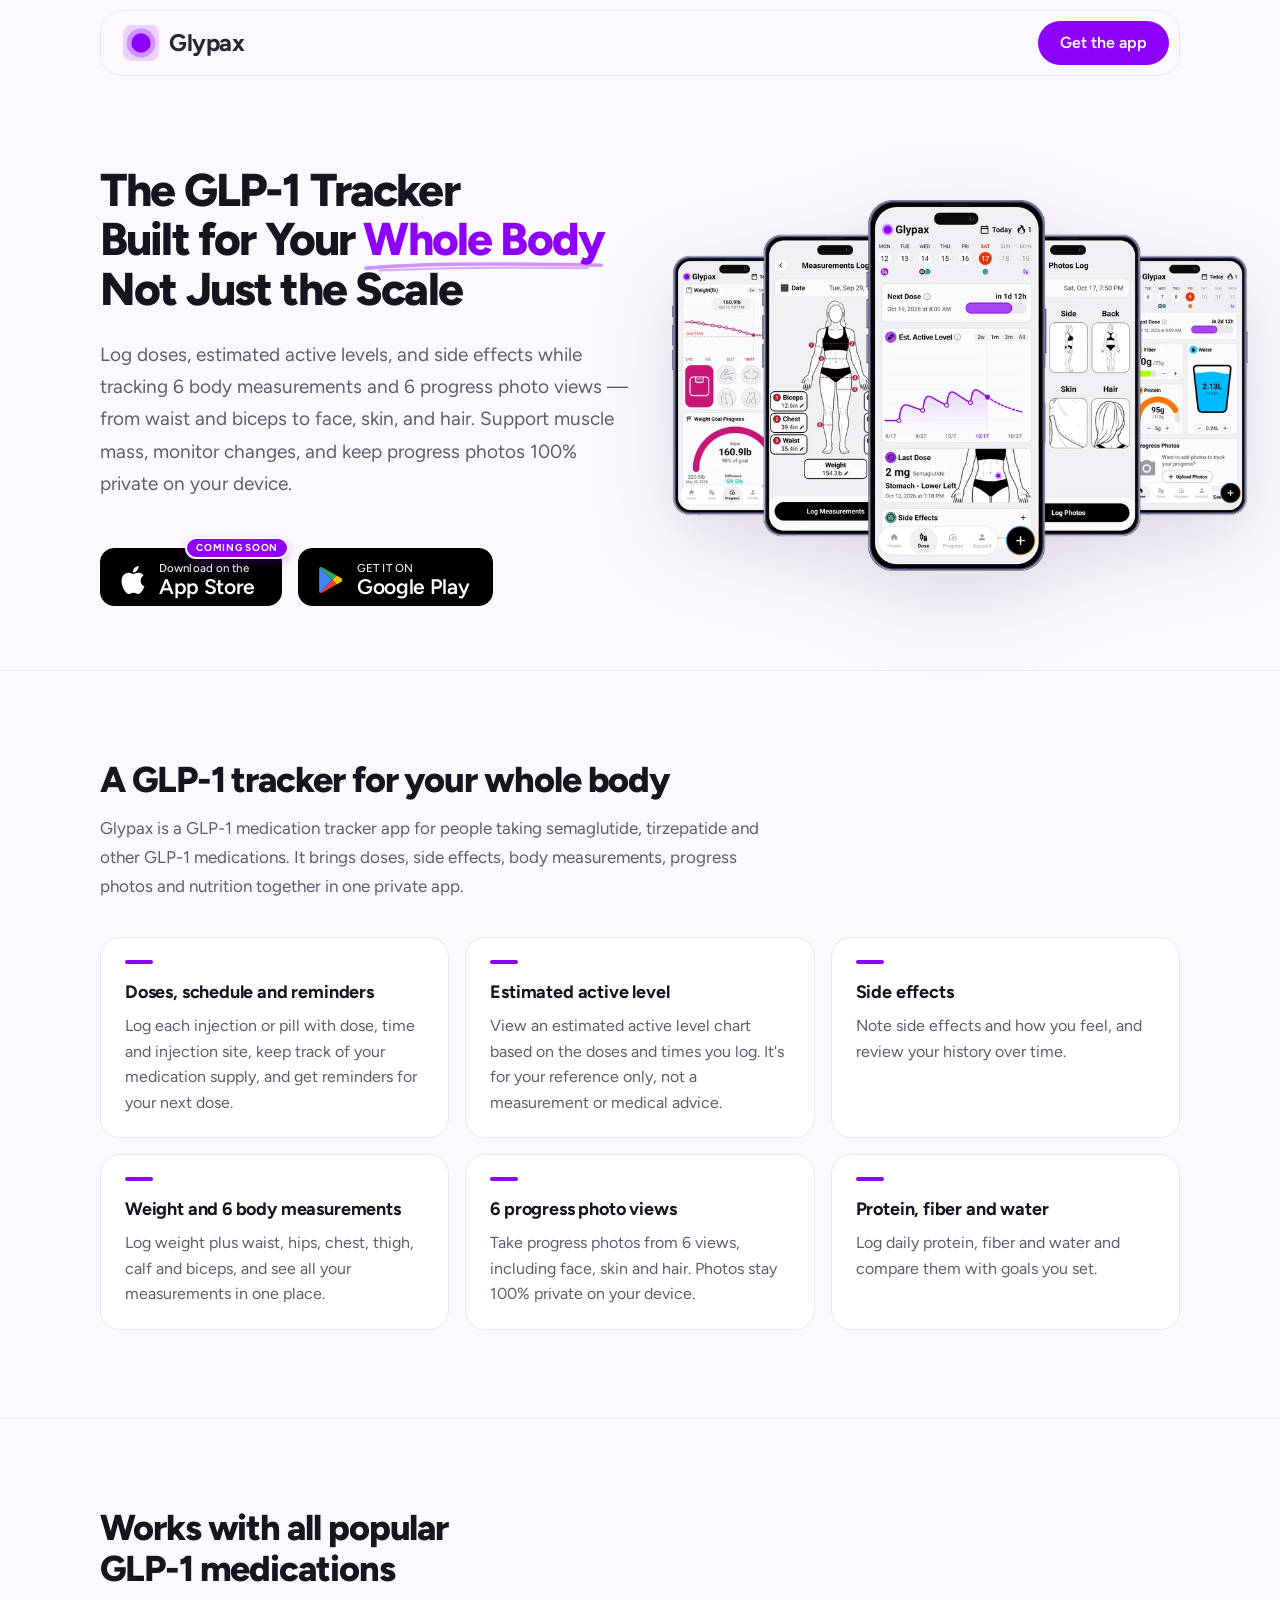
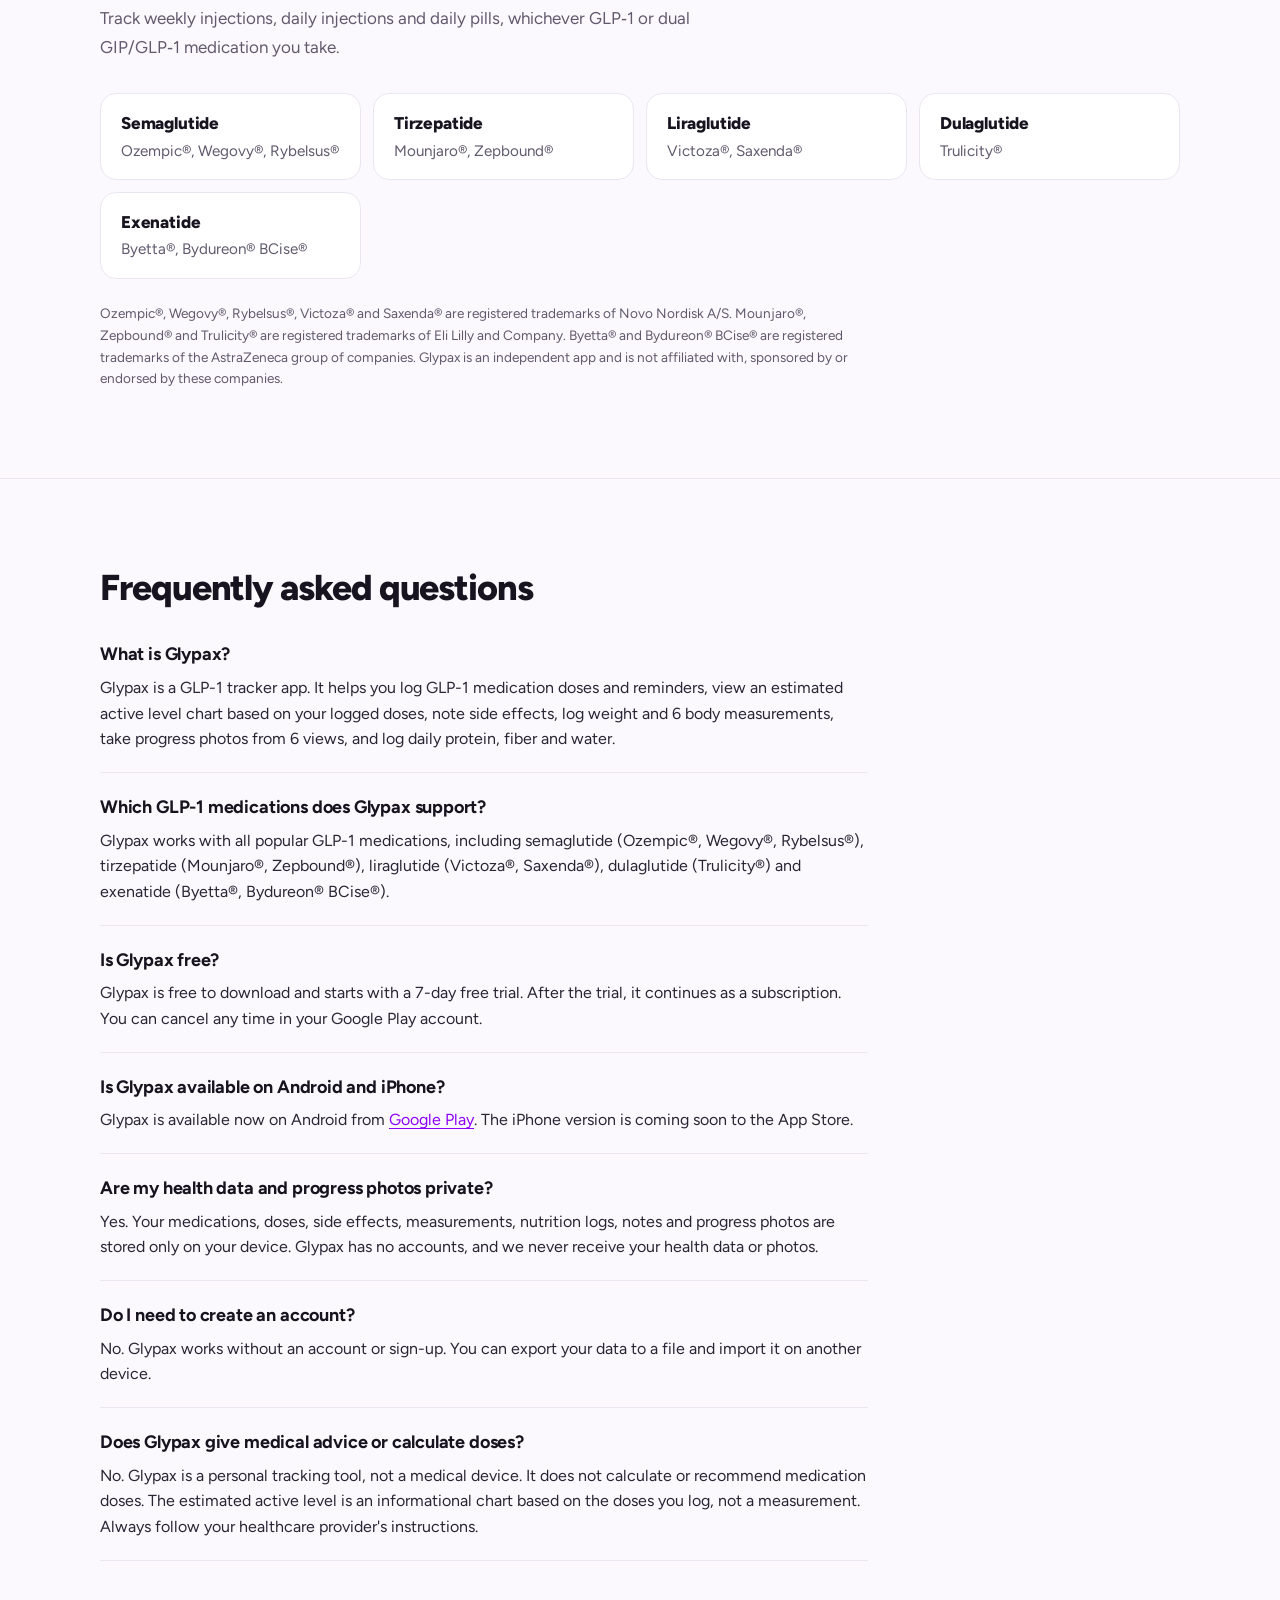
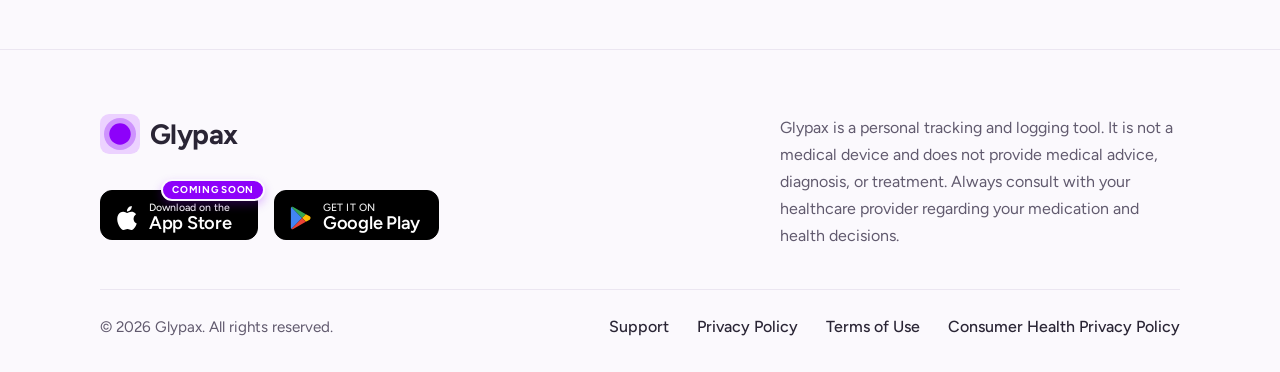
<file: index.html>
<!doctype html>
<html lang="en">
<head>
  <meta charset="utf-8">
  <meta name="viewport" content="width=device-width, initial-scale=1">
  <title>Glypax: GLP-1 Tracker — Doses, Body Measurements &amp; Progress Photos</title>
  <meta name="description" content="Log GLP-1 doses, estimated active levels and side effects while tracking 6 body measurements and 6 progress photo views, with progress photos kept 100% private on your device. Available now on Android, coming soon to iOS.">
  <link rel="canonical" href="https://glypax.com/">
  <meta name="theme-color" content="#8D01FA">
  <meta name="color-scheme" content="light">

  <!-- Social previews -->
  <meta property="og:type" content="website">
  <meta property="og:site_name" content="Glypax">
  <meta property="og:url" content="https://glypax.com/">
  <meta property="og:title" content="Glypax: GLP-1 Tracker — Built for Your Whole Body">
  <meta property="og:description" content="Log doses, estimated active levels and side effects, track 6 body measurements and 6 progress photo views, and keep photos 100% private. Available now on Android, coming soon to iOS.">
  <meta property="og:image" content="https://glypax.com/assets/img/og-image.png">
  <meta property="og:image:width" content="1200">
  <meta property="og:image:height" content="630">
  <meta property="og:image:alt" content="Glypax app screens: dose tracking, body measurements and progress photos">
  <meta name="twitter:card" content="summary_large_image">
  <meta name="twitter:title" content="Glypax: GLP-1 Tracker — Built for Your Whole Body">
  <meta name="twitter:description" content="Log doses, estimated active levels and side effects, track 6 body measurements and 6 progress photo views, and keep photos 100% private. Available now on Android, coming soon to iOS.">
  <meta name="twitter:image" content="https://glypax.com/assets/img/og-image.png">

  <!-- Icons -->
  <link rel="icon" href="favicon.ico" sizes="48x48">
  <link rel="icon" href="favicon.svg" type="image/svg+xml">
  <link rel="apple-touch-icon" href="apple-touch-icon.png">
  <link rel="manifest" href="site.webmanifest">

  <link rel="preload" href="assets/fonts/figtree-latin.woff2" as="font" type="font/woff2" crossorigin>
  <link rel="stylesheet" href="assets/css/styles.css">

  <script type="application/ld+json">
{
  "@context": "https://schema.org",
  "@graph": [
    {
      "@type": "WebSite",
      "@id": "https://glypax.com/#website",
      "name": "Glypax",
      "alternateName": "Glypax: GLP-1 Tracker",
      "url": "https://glypax.com/",
      "publisher": {
        "@id": "https://glypax.com/#organization"
      }
    },
    {
      "@type": "Organization",
      "@id": "https://glypax.com/#organization",
      "name": "Glypax",
      "url": "https://glypax.com/",
      "logo": "https://glypax.com/assets/img/icon-512.png",
      "sameAs": [
        "https://play.google.com/store/apps/details?id=com.glypax.tracker"
      ],
      "contactPoint": {
        "@type": "ContactPoint",
        "contactType": "customer support",
        "url": "https://glypax.com/support/"
      }
    },
    {
      "@type": "MobileApplication",
      "@id": "https://glypax.com/#app",
      "name": "Glypax: GLP-1 Tracker",
      "alternateName": [
        "Glypax",
        "GLP-1 Tracker: Glypax"
      ],
      "description": "Glypax is a GLP-1 tracker app for people taking semaglutide, tirzepatide and other GLP-1 medications. Log doses, injection sites and reminders, view an estimated active level chart based on logged doses, note side effects, log weight and 6 body measurements, take private progress photos from 6 views, and log daily protein, fiber and water. No account needed; health data and photos stay on your device. Glypax is a personal tracking tool, not a medical device.",
      "url": "https://glypax.com/",
      "image": "https://glypax.com/assets/img/og-image.png",
      "screenshot": "https://glypax.com/assets/img/app-screens.png",
      "applicationCategory": "HealthApplication",
      "applicationSubCategory": "GLP-1 medication tracker",
      "operatingSystem": "Android",
      "installUrl": "https://play.google.com/store/apps/details?id=com.glypax.tracker",
      "downloadUrl": "https://play.google.com/store/apps/details?id=com.glypax.tracker",
      "publisher": {
        "@id": "https://glypax.com/#organization"
      },
      "featureList": [
        "GLP-1 dose log with dose, time and injection site",
        "Dose schedule and reminders",
        "Medication supply tracking",
        "Estimated active level chart based on logged doses (informational, not a measurement)",
        "Side effects log",
        "Weight log",
        "6 body measurements: waist, hips, chest, thigh, calf, biceps",
        "Progress photos from 6 views, stored only on the device",
        "Daily protein, fiber and water log",
        "Data export and import",
        "No account required"
      ],
      "keywords": "GLP-1 tracker, GLP-1 app, semaglutide tracker, tirzepatide tracker, Ozempic tracker, Wegovy tracker, Mounjaro tracker, Zepbound tracker, injection tracker, progress photos, body measurements",
      "offers": {
        "@type": "Offer",
        "price": "0",
        "priceCurrency": "USD",
        "description": "Free to download with a 7-day free trial, then an auto-renewing subscription.",
        "url": "https://play.google.com/store/apps/details?id=com.glypax.tracker"
      }
    },
    {
      "@type": "FAQPage",
      "@id": "https://glypax.com/#faq",
      "mainEntity": [
        {
          "@type": "Question",
          "name": "What is Glypax?",
          "acceptedAnswer": {
            "@type": "Answer",
            "text": "Glypax is a GLP-1 tracker app. It helps you log GLP-1 medication doses and reminders, view an estimated active level chart based on your logged doses, note side effects, log weight and 6 body measurements, take progress photos from 6 views, and log daily protein, fiber and water."
          }
        },
        {
          "@type": "Question",
          "name": "Which GLP-1 medications does Glypax support?",
          "acceptedAnswer": {
            "@type": "Answer",
            "text": "Glypax works with all popular GLP-1 medications, including semaglutide (Ozempic®, Wegovy®, Rybelsus®), tirzepatide (Mounjaro®, Zepbound®), liraglutide (Victoza®, Saxenda®), dulaglutide (Trulicity®) and exenatide (Byetta®, Bydureon® BCise®)."
          }
        },
        {
          "@type": "Question",
          "name": "Is Glypax free?",
          "acceptedAnswer": {
            "@type": "Answer",
            "text": "Glypax is free to download and starts with a 7-day free trial. After the trial, it continues as a subscription. You can cancel any time in your Google Play account."
          }
        },
        {
          "@type": "Question",
          "name": "Is Glypax available on Android and iPhone?",
          "acceptedAnswer": {
            "@type": "Answer",
            "text": "Glypax is available now on Android from Google Play. The iPhone version is coming soon to the App Store."
          }
        },
        {
          "@type": "Question",
          "name": "Are my health data and progress photos private?",
          "acceptedAnswer": {
            "@type": "Answer",
            "text": "Yes. Your medications, doses, side effects, measurements, nutrition logs, notes and progress photos are stored only on your device. Glypax has no accounts, and we never receive your health data or photos."
          }
        },
        {
          "@type": "Question",
          "name": "Do I need to create an account?",
          "acceptedAnswer": {
            "@type": "Answer",
            "text": "No. Glypax works without an account or sign-up. You can export your data to a file and import it on another device."
          }
        },
        {
          "@type": "Question",
          "name": "Does Glypax give medical advice or calculate doses?",
          "acceptedAnswer": {
            "@type": "Answer",
            "text": "No. Glypax is a personal tracking tool, not a medical device. It does not calculate or recommend medication doses. The estimated active level is an informational chart based on the doses you log, not a measurement. Always follow your healthcare provider's instructions."
          }
        }
      ]
    }
  ]
}
  </script>
</head>
<body>
  <a class="skip-link" href="#main">Skip to content</a>

  <!-- Header -->
  <header class="site-header">
    <div class="container">
      <div class="site-header__bar">
        <a class="brand" href="./" aria-label="Glypax home">
          <img class="brand__icon" src="assets/img/logo.svg" alt="" width="36" height="36">
          <span class="brand__name">Glypax</span>
        </a>
        <a class="btn btn--primary" href="#download">Get the app</a>
      </div>
    </div>
  </header>

  <main id="main">
    <!-- Hero -->
    <section class="hero" aria-labelledby="hero-title">
      <div class="container hero__grid">
        <div class="hero__content">
          <h1 class="hero__title" id="hero-title">
            <span class="line">The GLP-1 Tracker</span>
            <span class="line">Built for Your <span class="hl">Whole Body</span></span>
            <span class="line">Not Just the Scale</span>
          </h1>
          <p class="hero__text">
            Log doses, estimated active levels, and side effects while tracking 6 body measurements and 6 progress photo views — from waist and biceps to face, skin, and hair. Support muscle mass, monitor changes, and keep progress photos 100% private on your device.
          </p>

          <div class="hero__stores" id="download">
            <h2 class="visually-hidden">Download Glypax</h2>
            <div class="stores">
              <div class="store-badge" aria-label="App Store — coming soon" role="img">
                <svg class="store-badge__icon" viewBox="0 0 24 24" aria-hidden="true" fill="currentColor"><path d="M12.152 6.896c-.948 0-2.415-1.078-3.96-1.04-2.04.027-3.91 1.183-4.961 3.014-2.117 3.675-.546 9.103 1.519 12.09 1.013 1.454 2.208 3.09 3.792 3.039 1.52-.065 2.09-.987 3.935-.987 1.831 0 2.35.987 3.96.948 1.637-.026 2.676-1.48 3.676-2.948 1.156-1.688 1.636-3.325 1.662-3.415-.039-.013-3.182-1.221-3.22-4.857-.026-3.04 2.48-4.494 2.597-4.559-1.429-2.09-3.623-2.324-4.39-2.376-2-.156-3.675 1.09-4.61 1.09zM15.53 3.83c.843-1.012 1.4-2.427 1.245-3.83-1.207.052-2.662.805-3.532 1.818-.78.896-1.454 2.338-1.273 3.714 1.338.104 2.715-.688 3.559-1.701"/></svg>
                <span class="store-badge__text"><small>Download on the</small><strong>App Store</strong></span>
                <span class="store-badge__soon">Coming soon</span>
              </div>
              <a class="store-badge store-badge--live" href="https://play.google.com/store/apps/details?id=com.glypax.tracker" target="_blank" rel="noopener" aria-label="Get Glypax on Google Play">
                <svg class="store-badge__icon" viewBox="0 0 24 26" aria-hidden="true"><path fill="#4285F4" d="M1.6 1.2 13.2 13 1.6 24.8c-.4-.3-.6-.8-.6-1.4V2.6c0-.6.2-1.1.6-1.4z"/><path fill="#34A853" d="M1.6 1.2c.5-.4 1.3-.5 2-.1l13.7 7.8-4.1 4.1z"/><path fill="#FBBC04" d="m17.3 8.9 4.1 2.3c1.3.8 1.3 2.8 0 3.6l-4.1 2.3-4.1-4.1z"/><path fill="#EA4335" d="M13.2 13l4.1 4.1-13.7 7.8c-.7.4-1.5.3-2-.1z"/></svg>
                <span class="store-badge__text"><small>GET IT ON</small><strong>Google Play</strong></span>
              </a>
            </div>
          </div>
        </div>

        <div class="hero__media">
          <picture>
            <source type="image/webp" srcset="assets/img/app-screens-900.webp 900w, assets/img/app-screens.webp 1409w" sizes="(max-width: 960px) 100vw, 560px">
            <img src="assets/img/app-screens.png" width="1409" height="908" alt="Glypax app screens: weight goal progress, body measurements log, next dose and estimated active level, progress photos, and daily water, protein and fiber tracking" fetchpriority="high">
          </picture>
        </div>
      </div>
    </section>

    <!-- Features -->
    <section class="section" id="features" aria-labelledby="features-title">
      <div class="container">
        <h2 class="section__title" id="features-title">A GLP-1 tracker for your whole body</h2>
        <p class="section__lead">Glypax is a GLP-1 medication tracker app for people taking semaglutide, tirzepatide and other GLP-1 medications. It brings doses, side effects, body measurements, progress photos and nutrition together in one private app.</p>
        <ul class="features">
          <li class="feature">
            <h3>Doses, schedule and reminders</h3>
            <p>Log each injection or pill with dose, time and injection site, keep track of your medication supply, and get reminders for your next dose.</p>
          </li>
          <li class="feature">
            <h3>Estimated active level</h3>
            <p>View an estimated active level chart based on the doses and times you log. It's for your reference only, not a measurement or medical advice.</p>
          </li>
          <li class="feature">
            <h3>Side effects</h3>
            <p>Note side effects and how you feel, and review your history over time.</p>
          </li>
          <li class="feature">
            <h3>Weight and 6 body measurements</h3>
            <p>Log weight plus waist, hips, chest, thigh, calf and biceps, and see all your measurements in one place.</p>
          </li>
          <li class="feature">
            <h3>6 progress photo views</h3>
            <p>Take progress photos from 6 views, including face, skin and hair. Photos stay 100% private on your device.</p>
          </li>
          <li class="feature">
            <h3>Protein, fiber and water</h3>
            <p>Log daily protein, fiber and water and compare them with goals you set.</p>
          </li>
        </ul>
      </div>
    </section>

    <!-- Supported medications -->
    <section class="section" id="medications" aria-labelledby="medications-title">
      <div class="container">
        <h2 class="section__title" id="medications-title">Works with all popular GLP-1 medications</h2>
        <p class="section__lead">Track weekly injections, daily injections and daily pills, whichever GLP‑1 or dual GIP/GLP‑1 medication you take.</p>
        <ul class="meds">
          <li><strong>Semaglutide</strong> <span>Ozempic®, Wegovy®, Rybelsus®</span></li>
          <li><strong>Tirzepatide</strong> <span>Mounjaro®, Zepbound®</span></li>
          <li><strong>Liraglutide</strong> <span>Victoza®, Saxenda®</span></li>
          <li><strong>Dulaglutide</strong> <span>Trulicity®</span></li>
          <li><strong>Exenatide</strong> <span>Byetta®, Bydureon® BCise®</span></li>
        </ul>
        <p class="trademark-note">Ozempic®, Wegovy®, Rybelsus®, Victoza® and Saxenda® are registered trademarks of Novo Nordisk A/S. Mounjaro®, Zepbound® and Trulicity® are registered trademarks of Eli Lilly and Company. Byetta® and Bydureon® BCise® are registered trademarks of the AstraZeneca group of companies. Glypax is an independent app and is not affiliated with, sponsored by or endorsed by these companies.</p>
      </div>
    </section>

    <!-- FAQ (keep in sync with the FAQPage JSON-LD in <head>) -->
    <section class="section" id="faq" aria-labelledby="faq-title">
      <div class="container">
        <h2 class="section__title" id="faq-title">Frequently asked questions</h2>
        <div class="faq">
          <div class="faq__item">
            <h3>What is Glypax?</h3>
            <p>Glypax is a GLP-1 tracker app. It helps you log GLP-1 medication doses and reminders, view an estimated active level chart based on your logged doses, note side effects, log weight and 6 body measurements, take progress photos from 6 views, and log daily protein, fiber and water.</p>
          </div>
          <div class="faq__item">
            <h3>Which GLP-1 medications does Glypax support?</h3>
            <p>Glypax works with all popular GLP-1 medications, including semaglutide (Ozempic®, Wegovy®, Rybelsus®), tirzepatide (Mounjaro®, Zepbound®), liraglutide (Victoza®, Saxenda®), dulaglutide (Trulicity®) and exenatide (Byetta®, Bydureon® BCise®).</p>
          </div>
          <div class="faq__item">
            <h3>Is Glypax free?</h3>
            <p>Glypax is free to download and starts with a 7-day free trial. After the trial, it continues as a subscription. You can cancel any time in your Google Play account.</p>
          </div>
          <div class="faq__item">
            <h3>Is Glypax available on Android and iPhone?</h3>
            <p>Glypax is available now on Android from <a href="https://play.google.com/store/apps/details?id=com.glypax.tracker" target="_blank" rel="noopener">Google Play</a>. The iPhone version is coming soon to the App Store.</p>
          </div>
          <div class="faq__item">
            <h3>Are my health data and progress photos private?</h3>
            <p>Yes. Your medications, doses, side effects, measurements, nutrition logs, notes and progress photos are stored only on your device. Glypax has no accounts, and we never receive your health data or photos.</p>
          </div>
          <div class="faq__item">
            <h3>Do I need to create an account?</h3>
            <p>No. Glypax works without an account or sign-up. You can export your data to a file and import it on another device.</p>
          </div>
          <div class="faq__item">
            <h3>Does Glypax give medical advice or calculate doses?</h3>
            <p>No. Glypax is a personal tracking tool, not a medical device. It does not calculate or recommend medication doses. The estimated active level is an informational chart based on the doses you log, not a measurement. Always follow your healthcare provider's instructions.</p>
          </div>
        </div>
      </div>
    </section>

    <!-- Works with popular GLP-1 medications -->
    <!-- TODO: Temporarily hidden. Uncomment this section to show it again. -->
    <!--
    <section class="works" aria-labelledby="works-title">
      <h2 class="works__title" id="works-title">Works with popular GLP-1 medications</h2>
      <div class="marquee">
        <div class="marquee__track">
          <ul class="marquee__list">
            <li class="marquee__item">Semaglutide</li>
            <li class="marquee__item">Tirzepatide</li>
            <li class="marquee__item">Liraglutide</li>
            <li class="marquee__item">Dulaglutide</li>
            <li class="marquee__item">Exenatide</li>
          </ul>
          <ul class="marquee__list" aria-hidden="true">
            <li class="marquee__item">Semaglutide</li>
            <li class="marquee__item">Tirzepatide</li>
            <li class="marquee__item">Liraglutide</li>
            <li class="marquee__item">Dulaglutide</li>
            <li class="marquee__item">Exenatide</li>
          </ul>
          <ul class="marquee__list" aria-hidden="true">
            <li class="marquee__item">Semaglutide</li>
            <li class="marquee__item">Tirzepatide</li>
            <li class="marquee__item">Liraglutide</li>
            <li class="marquee__item">Dulaglutide</li>
            <li class="marquee__item">Exenatide</li>
          </ul>
          <ul class="marquee__list" aria-hidden="true">
            <li class="marquee__item">Semaglutide</li>
            <li class="marquee__item">Tirzepatide</li>
            <li class="marquee__item">Liraglutide</li>
            <li class="marquee__item">Dulaglutide</li>
            <li class="marquee__item">Exenatide</li>
          </ul>
          <ul class="marquee__list" aria-hidden="true">
            <li class="marquee__item">Semaglutide</li>
            <li class="marquee__item">Tirzepatide</li>
            <li class="marquee__item">Liraglutide</li>
            <li class="marquee__item">Dulaglutide</li>
            <li class="marquee__item">Exenatide</li>
          </ul>
          <ul class="marquee__list" aria-hidden="true">
            <li class="marquee__item">Semaglutide</li>
            <li class="marquee__item">Tirzepatide</li>
            <li class="marquee__item">Liraglutide</li>
            <li class="marquee__item">Dulaglutide</li>
            <li class="marquee__item">Exenatide</li>
          </ul>
        </div>
      </div>
    </section>
    -->
  </main>

  <!-- Footer -->
  <footer class="site-footer">
    <div class="container">
      <div class="site-footer__top">
        <div class="site-footer__brand">
          <a class="brand" href="./" aria-label="Glypax home">
            <img class="brand__icon" src="assets/img/logo.svg" alt="" width="40" height="40">
            <span class="brand__name">Glypax</span>
          </a>
          <div class="stores stores--sm">
            <div class="store-badge" aria-label="App Store — coming soon" role="img">
              <svg class="store-badge__icon" viewBox="0 0 24 24" aria-hidden="true" fill="currentColor"><path d="M12.152 6.896c-.948 0-2.415-1.078-3.96-1.04-2.04.027-3.91 1.183-4.961 3.014-2.117 3.675-.546 9.103 1.519 12.09 1.013 1.454 2.208 3.09 3.792 3.039 1.52-.065 2.09-.987 3.935-.987 1.831 0 2.35.987 3.96.948 1.637-.026 2.676-1.48 3.676-2.948 1.156-1.688 1.636-3.325 1.662-3.415-.039-.013-3.182-1.221-3.22-4.857-.026-3.04 2.48-4.494 2.597-4.559-1.429-2.09-3.623-2.324-4.39-2.376-2-.156-3.675 1.09-4.61 1.09zM15.53 3.83c.843-1.012 1.4-2.427 1.245-3.83-1.207.052-2.662.805-3.532 1.818-.78.896-1.454 2.338-1.273 3.714 1.338.104 2.715-.688 3.559-1.701"/></svg>
              <span class="store-badge__text"><small>Download on the</small><strong>App Store</strong></span>
              <span class="store-badge__soon">Coming soon</span>
            </div>
            <a class="store-badge store-badge--live" href="https://play.google.com/store/apps/details?id=com.glypax.tracker" target="_blank" rel="noopener" aria-label="Get Glypax on Google Play">
              <svg class="store-badge__icon" viewBox="0 0 24 26" aria-hidden="true"><path fill="#4285F4" d="M1.6 1.2 13.2 13 1.6 24.8c-.4-.3-.6-.8-.6-1.4V2.6c0-.6.2-1.1.6-1.4z"/><path fill="#34A853" d="M1.6 1.2c.5-.4 1.3-.5 2-.1l13.7 7.8-4.1 4.1z"/><path fill="#FBBC04" d="m17.3 8.9 4.1 2.3c1.3.8 1.3 2.8 0 3.6l-4.1 2.3-4.1-4.1z"/><path fill="#EA4335" d="M13.2 13l4.1 4.1-13.7 7.8c-.7.4-1.5.3-2-.1z"/></svg>
              <span class="store-badge__text"><small>GET IT ON</small><strong>Google Play</strong></span>
            </a>
          </div>
        </div>

        <p class="disclaimer">
          Glypax is a personal tracking and logging tool. It is not a medical device and does not provide medical advice, diagnosis, or treatment. Always consult with your healthcare provider regarding your medication and health decisions.
        </p>
      </div>

      <div class="site-footer__bottom">
        <p class="copyright">© 2026 Glypax. All rights reserved.</p>
        <nav aria-label="Footer">
          <ul class="footer-links">
            <li><a href="support/">Support</a></li>
            <li><a href="privacy-policy/">Privacy Policy</a></li>
            <li><a href="terms-of-use/">Terms of Use</a></li>
            <li><a href="consumer-health-privacy-policy/">Consumer Health Privacy Policy</a></li>
          </ul>
        </nav>
      </div>
    </div>
  </footer>
</body>
</html>
</file>
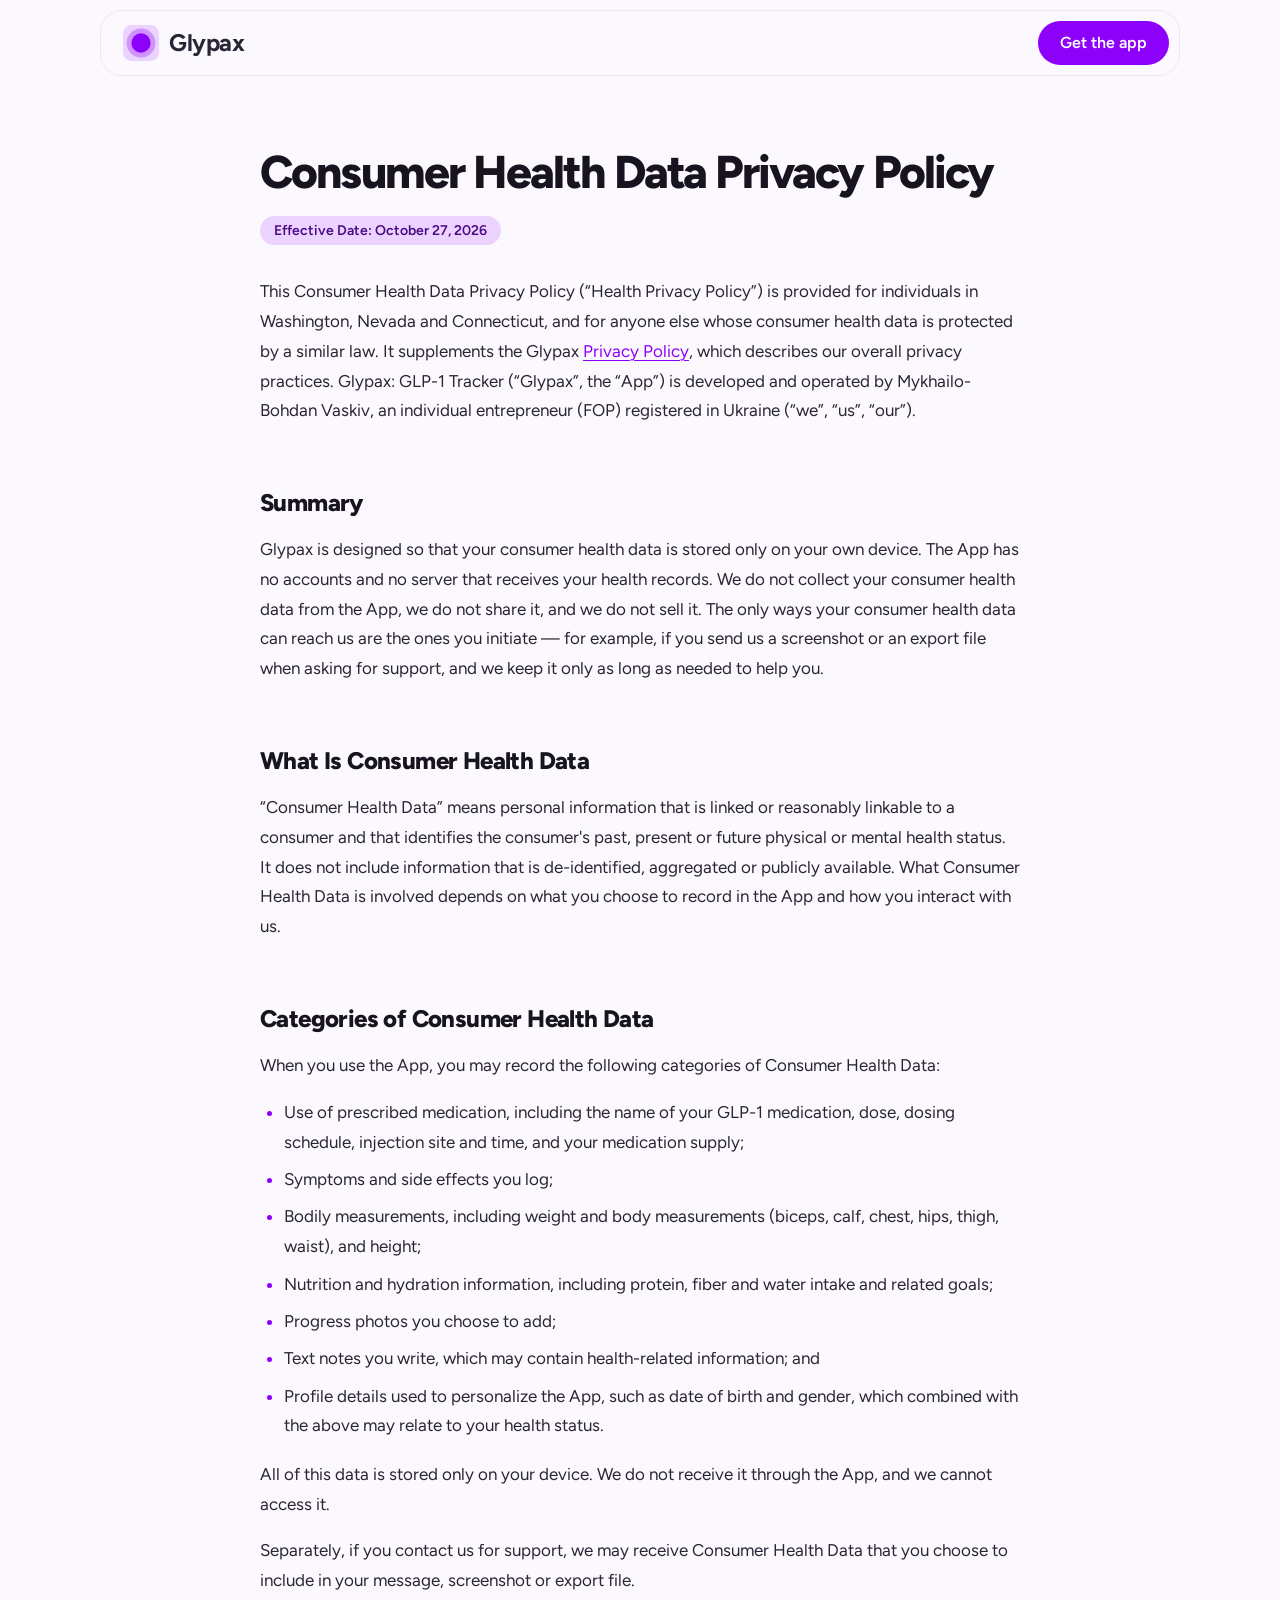
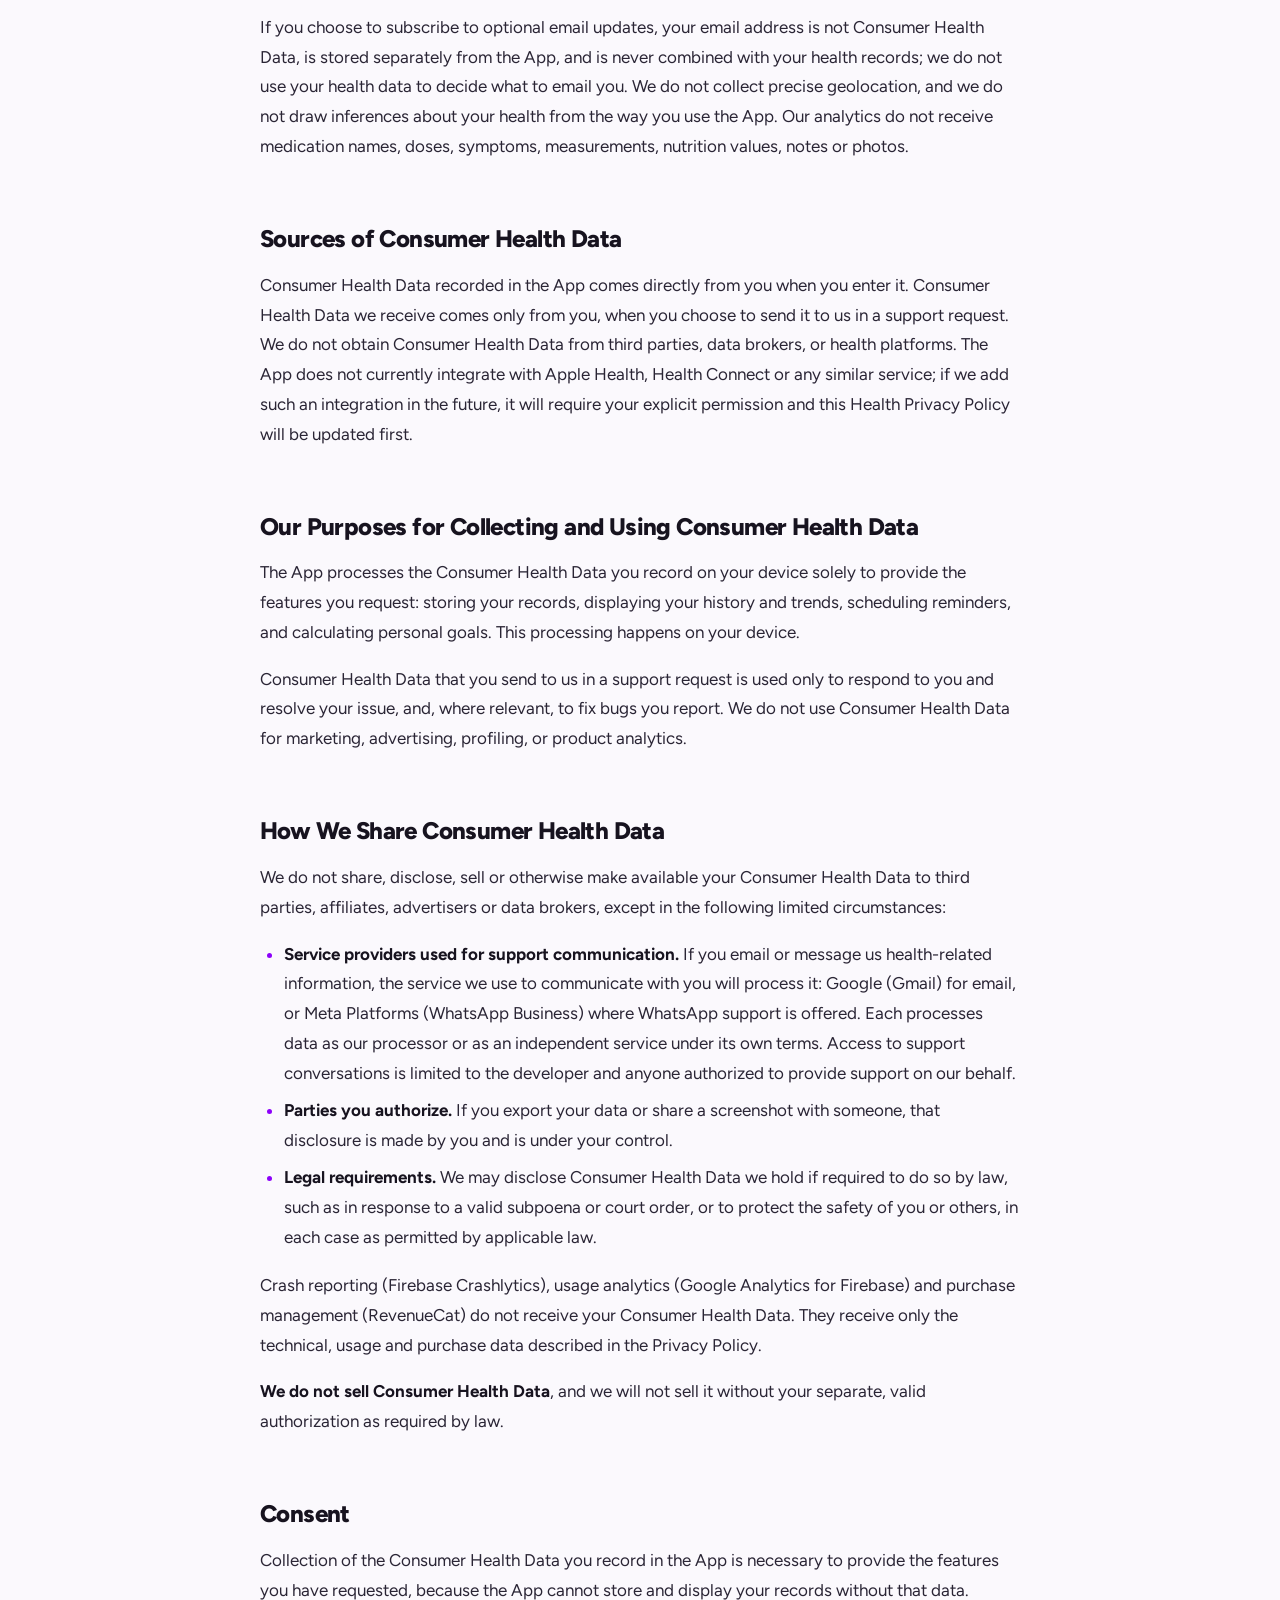
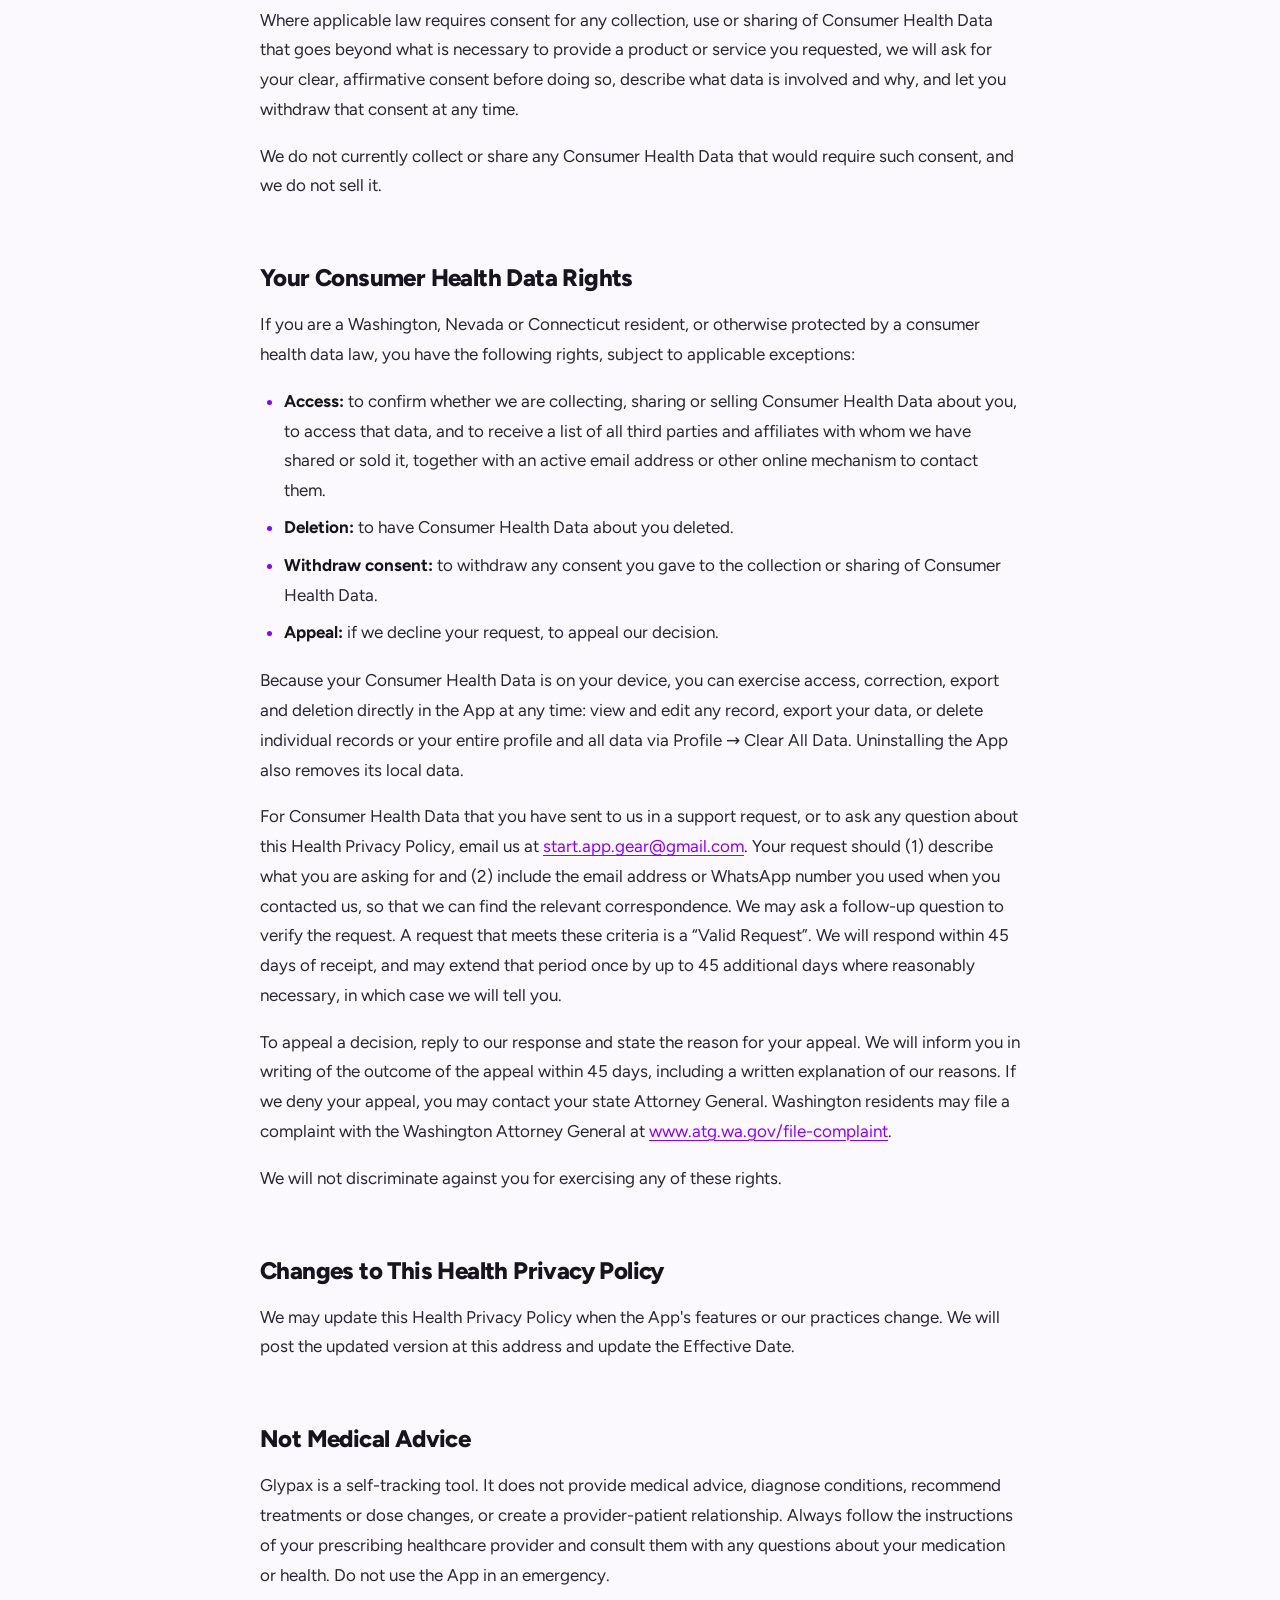
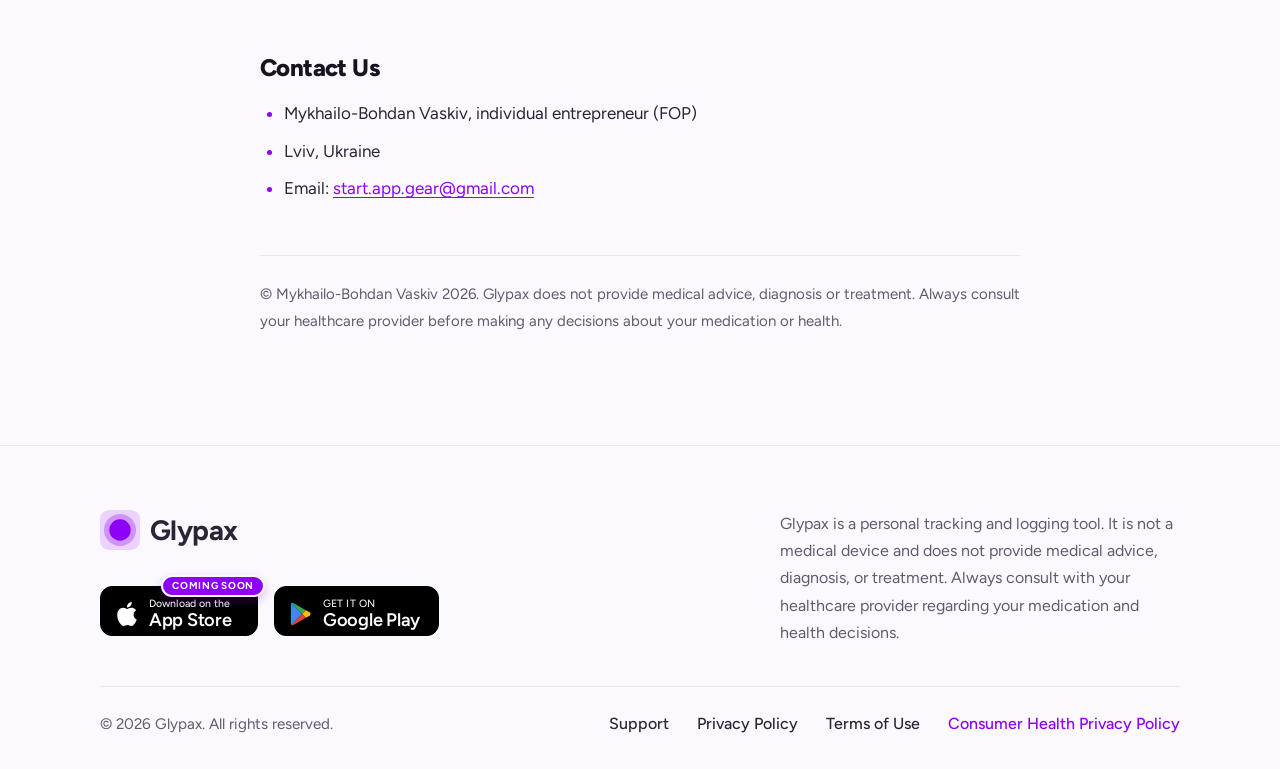
<file: consumer-health-privacy-policy/index.html>
<!doctype html>
<html lang="en">
<head>
  <meta charset="utf-8">
  <meta name="viewport" content="width=device-width, initial-scale=1">
  <title>Consumer Health Data Privacy Policy — Glypax: GLP-1 Tracker</title>
  <meta name="description" content="Consumer Health Data Privacy Policy for Glypax: GLP-1 Tracker, for residents of Washington, Nevada and Connecticut.">
  <link rel="canonical" href="https://glypax.com/consumer-health-privacy-policy/">
  <meta name="theme-color" content="#8D01FA">
  <meta name="color-scheme" content="light">

  <meta property="og:type" content="website">
  <meta property="og:site_name" content="Glypax">
  <meta property="og:url" content="https://glypax.com/consumer-health-privacy-policy/">
  <meta property="og:title" content="Consumer Health Data Privacy Policy — Glypax">
  <meta property="og:description" content="Consumer Health Data Privacy Policy for Glypax: GLP-1 Tracker, for residents of Washington, Nevada and Connecticut.">
  <meta property="og:image" content="https://glypax.com/assets/img/og-image.png">
  <meta name="twitter:card" content="summary_large_image">

  <link rel="icon" href="../favicon.ico" sizes="48x48">
  <link rel="icon" href="../favicon.svg" type="image/svg+xml">
  <link rel="apple-touch-icon" href="../apple-touch-icon.png">
  <link rel="manifest" href="../site.webmanifest">

  <link rel="preload" href="../assets/fonts/figtree-latin.woff2" as="font" type="font/woff2" crossorigin>
  <link rel="stylesheet" href="../assets/css/styles.css">
</head>
<body>
  <a class="skip-link" href="#main">Skip to content</a>

  <!-- Header -->
  <header class="site-header">
    <div class="container">
      <div class="site-header__bar">
        <a class="brand" href="../" aria-label="Glypax home">
          <img class="brand__icon" src="../assets/img/logo.svg" alt="" width="36" height="36">
          <span class="brand__name">Glypax</span>
        </a>
        <a class="btn btn--primary" href="../#download">Get the app</a>
      </div>
    </div>
  </header>

  <main id="main">
    <article class="container legal">
      <h1>Consumer Health Data Privacy Policy</h1>
      <p class="effective">Effective Date: October 27, 2026</p>

      <p>This Consumer Health Data Privacy Policy (“Health Privacy Policy”) is provided for individuals in Washington, Nevada and Connecticut, and for anyone else whose consumer health data is protected by a similar law. It supplements the Glypax <a href="../privacy-policy/">Privacy Policy</a>, which describes our overall privacy practices. Glypax: GLP-1 Tracker (“Glypax”, the “App”) is developed and operated by Mykhailo-Bohdan Vaskiv, an individual entrepreneur (FOP) registered in Ukraine (“we”, “us”, “our”).</p>

      <h2>Summary</h2>
      <p>Glypax is designed so that your consumer health data is stored only on your own device. The App has no accounts and no server that receives your health records. We do not collect your consumer health data from the App, we do not share it, and we do not sell it. The only ways your consumer health data can reach us are the ones you initiate — for example, if you send us a screenshot or an export file when asking for support, and we keep it only as long as needed to help you.</p>

      <h2>What Is Consumer Health Data</h2>
      <p>“Consumer Health Data” means personal information that is linked or reasonably linkable to a consumer and that identifies the consumer's past, present or future physical or mental health status. It does not include information that is de-identified, aggregated or publicly available. What Consumer Health Data is involved depends on what you choose to record in the App and how you interact with us.</p>

      <h2>Categories of Consumer Health Data</h2>
      <p>When you use the App, you may record the following categories of Consumer Health Data:</p>
      <ul>
        <li>Use of prescribed medication, including the name of your GLP-1 medication, dose, dosing schedule, injection site and time, and your medication supply;</li>
        <li>Symptoms and side effects you log;</li>
        <li>Bodily measurements, including weight and body measurements (biceps, calf, chest, hips, thigh, waist), and height;</li>
        <li>Nutrition and hydration information, including protein, fiber and water intake and related goals;</li>
        <li>Progress photos you choose to add;</li>
        <li>Text notes you write, which may contain health-related information; and</li>
        <li>Profile details used to personalize the App, such as date of birth and gender, which combined with the above may relate to your health status.</li>
      </ul>
      <p>All of this data is stored only on your device. We do not receive it through the App, and we cannot access it.</p>
      <p>Separately, if you contact us for support, we may receive Consumer Health Data that you choose to include in your message, screenshot or export file.</p>
      <p>If you choose to subscribe to optional email updates, your email address is not Consumer Health Data, is stored separately from the App, and is never combined with your health records; we do not use your health data to decide what to email you. We do not collect precise geolocation, and we do not draw inferences about your health from the way you use the App. Our analytics do not receive medication names, doses, symptoms, measurements, nutrition values, notes or photos.</p>

      <h2>Sources of Consumer Health Data</h2>
      <p>Consumer Health Data recorded in the App comes directly from you when you enter it. Consumer Health Data we receive comes only from you, when you choose to send it to us in a support request. We do not obtain Consumer Health Data from third parties, data brokers, or health platforms. The App does not currently integrate with Apple Health, Health Connect or any similar service; if we add such an integration in the future, it will require your explicit permission and this Health Privacy Policy will be updated first.</p>

      <h2>Our Purposes for Collecting and Using Consumer Health Data</h2>
      <p>The App processes the Consumer Health Data you record on your device solely to provide the features you request: storing your records, displaying your history and trends, scheduling reminders, and calculating personal goals. This processing happens on your device.</p>
      <p>Consumer Health Data that you send to us in a support request is used only to respond to you and resolve your issue, and, where relevant, to fix bugs you report. We do not use Consumer Health Data for marketing, advertising, profiling, or product analytics.</p>

      <h2>How We Share Consumer Health Data</h2>
      <p>We do not share, disclose, sell or otherwise make available your Consumer Health Data to third parties, affiliates, advertisers or data brokers, except in the following limited circumstances:</p>
      <ul>
        <li><strong>Service providers used for support communication.</strong> If you email or message us health-related information, the service we use to communicate with you will process it: Google (Gmail) for email, or Meta Platforms (WhatsApp Business) where WhatsApp support is offered. Each processes data as our processor or as an independent service under its own terms. Access to support conversations is limited to the developer and anyone authorized to provide support on our behalf.</li>
        <li><strong>Parties you authorize.</strong> If you export your data or share a screenshot with someone, that disclosure is made by you and is under your control.</li>
        <li><strong>Legal requirements.</strong> We may disclose Consumer Health Data we hold if required to do so by law, such as in response to a valid subpoena or court order, or to protect the safety of you or others, in each case as permitted by applicable law.</li>
      </ul>
      <p>Crash reporting (Firebase Crashlytics), usage analytics (Google Analytics for Firebase) and purchase management (RevenueCat) do not receive your Consumer Health Data. They receive only the technical, usage and purchase data described in the Privacy Policy.</p>
      <p><strong>We do not sell Consumer Health Data</strong>, and we will not sell it without your separate, valid authorization as required by law.</p>

      <h2>Consent</h2>
      <p>Collection of the Consumer Health Data you record in the App is necessary to provide the features you have requested, because the App cannot store and display your records without that data. Where applicable law requires consent for any collection, use or sharing of Consumer Health Data that goes beyond what is necessary to provide a product or service you requested, we will ask for your clear, affirmative consent before doing so, describe what data is involved and why, and let you withdraw that consent at any time.</p>
      <p>We do not currently collect or share any Consumer Health Data that would require such consent, and we do not sell it.</p>

      <h2>Your Consumer Health Data Rights</h2>
      <p>If you are a Washington, Nevada or Connecticut resident, or otherwise protected by a consumer health data law, you have the following rights, subject to applicable exceptions:</p>
      <ul>
        <li><strong>Access:</strong> to confirm whether we are collecting, sharing or selling Consumer Health Data about you, to access that data, and to receive a list of all third parties and affiliates with whom we have shared or sold it, together with an active email address or other online mechanism to contact them.</li>
        <li><strong>Deletion:</strong> to have Consumer Health Data about you deleted.</li>
        <li><strong>Withdraw consent:</strong> to withdraw any consent you gave to the collection or sharing of Consumer Health Data.</li>
        <li><strong>Appeal:</strong> if we decline your request, to appeal our decision.</li>
      </ul>
      <p>Because your Consumer Health Data is on your device, you can exercise access, correction, export and deletion directly in the App at any time: view and edit any record, export your data, or delete individual records or your entire profile and all data via Profile → Clear All Data. Uninstalling the App also removes its local data.</p>
      <p>For Consumer Health Data that you have sent to us in a support request, or to ask any question about this Health Privacy Policy, email us at <a href="mailto:start.app.gear@gmail.com">start.app.gear@gmail.com</a>. Your request should (1) describe what you are asking for and (2) include the email address or WhatsApp number you used when you contacted us, so that we can find the relevant correspondence. We may ask a follow-up question to verify the request. A request that meets these criteria is a “Valid Request”. We will respond within 45 days of receipt, and may extend that period once by up to 45 additional days where reasonably necessary, in which case we will tell you.</p>
      <p>To appeal a decision, reply to our response and state the reason for your appeal. We will inform you in writing of the outcome of the appeal within 45 days, including a written explanation of our reasons. If we deny your appeal, you may contact your state Attorney General. Washington residents may file a complaint with the Washington Attorney General at <a href="https://www.atg.wa.gov/file-complaint" target="_blank" rel="noopener noreferrer">www.atg.wa.gov/file-complaint</a>.</p>
      <p>We will not discriminate against you for exercising any of these rights.</p>

      <h2>Changes to This Health Privacy Policy</h2>
      <p>We may update this Health Privacy Policy when the App's features or our practices change. We will post the updated version at this address and update the Effective Date.</p>

      <h2>Not Medical Advice</h2>
      <p>Glypax is a self-tracking tool. It does not provide medical advice, diagnose conditions, recommend treatments or dose changes, or create a provider-patient relationship. Always follow the instructions of your prescribing healthcare provider and consult them with any questions about your medication or health. Do not use the App in an emergency.</p>

      <h2>Contact Us</h2>
      <ul>
        <li>Mykhailo-Bohdan Vaskiv, individual entrepreneur (FOP)</li>
        <li>Lviv, Ukraine</li>
        <li>Email: <a href="mailto:start.app.gear@gmail.com">start.app.gear@gmail.com</a></li>
      </ul>

      <hr>
      <p class="doc-note">© Mykhailo-Bohdan Vaskiv 2026. Glypax does not provide medical advice, diagnosis or treatment. Always consult your healthcare provider before making any decisions about your medication or health.</p>
    </article>
  </main>

  <!-- Footer -->
  <footer class="site-footer">
    <div class="container">
      <div class="site-footer__top">
        <div class="site-footer__brand">
          <a class="brand" href="../" aria-label="Glypax home">
            <img class="brand__icon" src="../assets/img/logo.svg" alt="" width="40" height="40">
            <span class="brand__name">Glypax</span>
          </a>
          <div class="stores stores--sm">
            <div class="store-badge" aria-label="App Store — coming soon" role="img">
              <svg class="store-badge__icon" viewBox="0 0 24 24" aria-hidden="true" fill="currentColor"><path d="M12.152 6.896c-.948 0-2.415-1.078-3.96-1.04-2.04.027-3.91 1.183-4.961 3.014-2.117 3.675-.546 9.103 1.519 12.09 1.013 1.454 2.208 3.09 3.792 3.039 1.52-.065 2.09-.987 3.935-.987 1.831 0 2.35.987 3.96.948 1.637-.026 2.676-1.48 3.676-2.948 1.156-1.688 1.636-3.325 1.662-3.415-.039-.013-3.182-1.221-3.22-4.857-.026-3.04 2.48-4.494 2.597-4.559-1.429-2.09-3.623-2.324-4.39-2.376-2-.156-3.675 1.09-4.61 1.09zM15.53 3.83c.843-1.012 1.4-2.427 1.245-3.83-1.207.052-2.662.805-3.532 1.818-.78.896-1.454 2.338-1.273 3.714 1.338.104 2.715-.688 3.559-1.701"/></svg>
              <span class="store-badge__text"><small>Download on the</small><strong>App Store</strong></span>
              <span class="store-badge__soon">Coming soon</span>
            </div>
            <a class="store-badge store-badge--live" href="https://play.google.com/store/apps/details?id=com.glypax.tracker" target="_blank" rel="noopener" aria-label="Get Glypax on Google Play">
              <svg class="store-badge__icon" viewBox="0 0 24 26" aria-hidden="true"><path fill="#4285F4" d="M1.6 1.2 13.2 13 1.6 24.8c-.4-.3-.6-.8-.6-1.4V2.6c0-.6.2-1.1.6-1.4z"/><path fill="#34A853" d="M1.6 1.2c.5-.4 1.3-.5 2-.1l13.7 7.8-4.1 4.1z"/><path fill="#FBBC04" d="m17.3 8.9 4.1 2.3c1.3.8 1.3 2.8 0 3.6l-4.1 2.3-4.1-4.1z"/><path fill="#EA4335" d="M13.2 13l4.1 4.1-13.7 7.8c-.7.4-1.5.3-2-.1z"/></svg>
              <span class="store-badge__text"><small>GET IT ON</small><strong>Google Play</strong></span>
            </a>
          </div>
        </div>

        <p class="disclaimer">
          Glypax is a personal tracking and logging tool. It is not a medical device and does not provide medical advice, diagnosis, or treatment. Always consult with your healthcare provider regarding your medication and health decisions.
        </p>
      </div>

      <div class="site-footer__bottom">
        <p class="copyright">© 2026 Glypax. All rights reserved.</p>
        <nav aria-label="Footer">
          <ul class="footer-links">
            <li><a href="../support/">Support</a></li>
            <li><a href="../privacy-policy/">Privacy Policy</a></li>
            <li><a href="../terms-of-use/">Terms of Use</a></li>
            <li><a href="../consumer-health-privacy-policy/" aria-current="page">Consumer Health Privacy Policy</a></li>
          </ul>
        </nav>
      </div>
    </div>
  </footer>
</body>
</html>
</file>
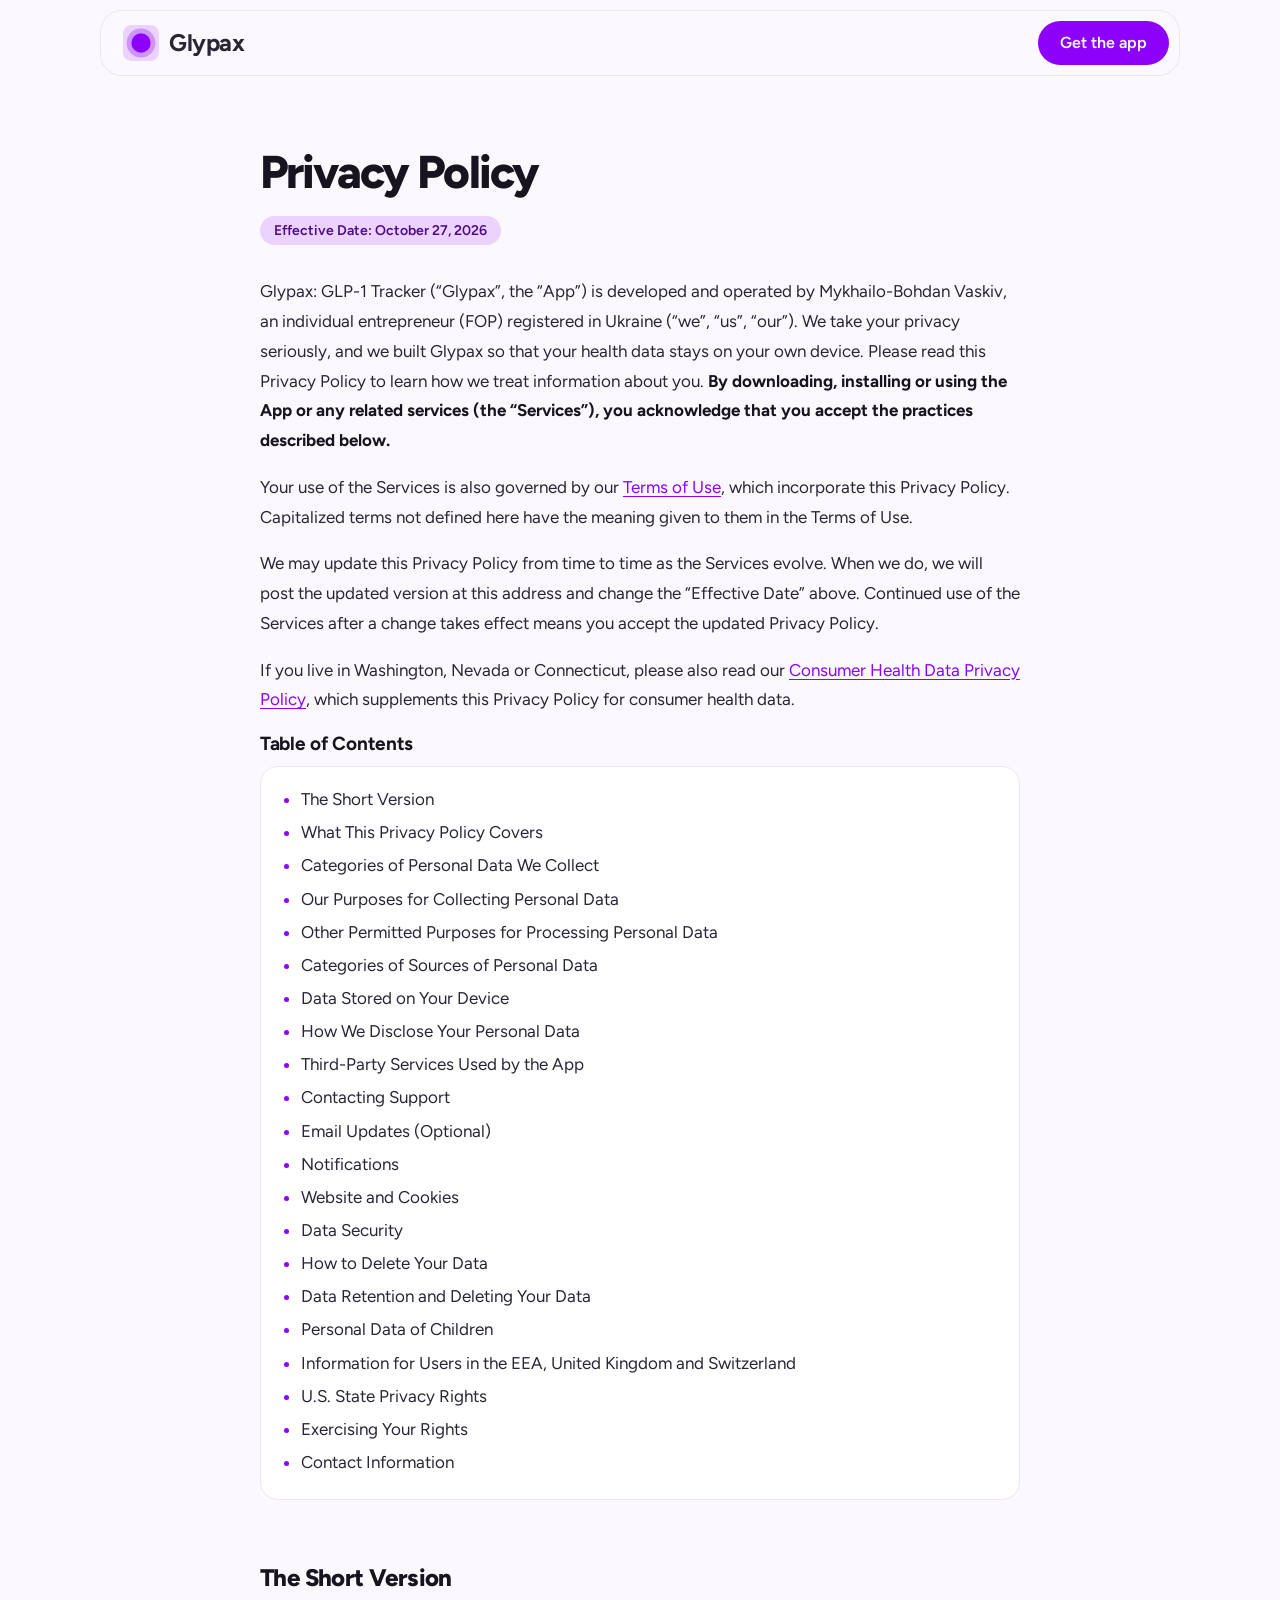
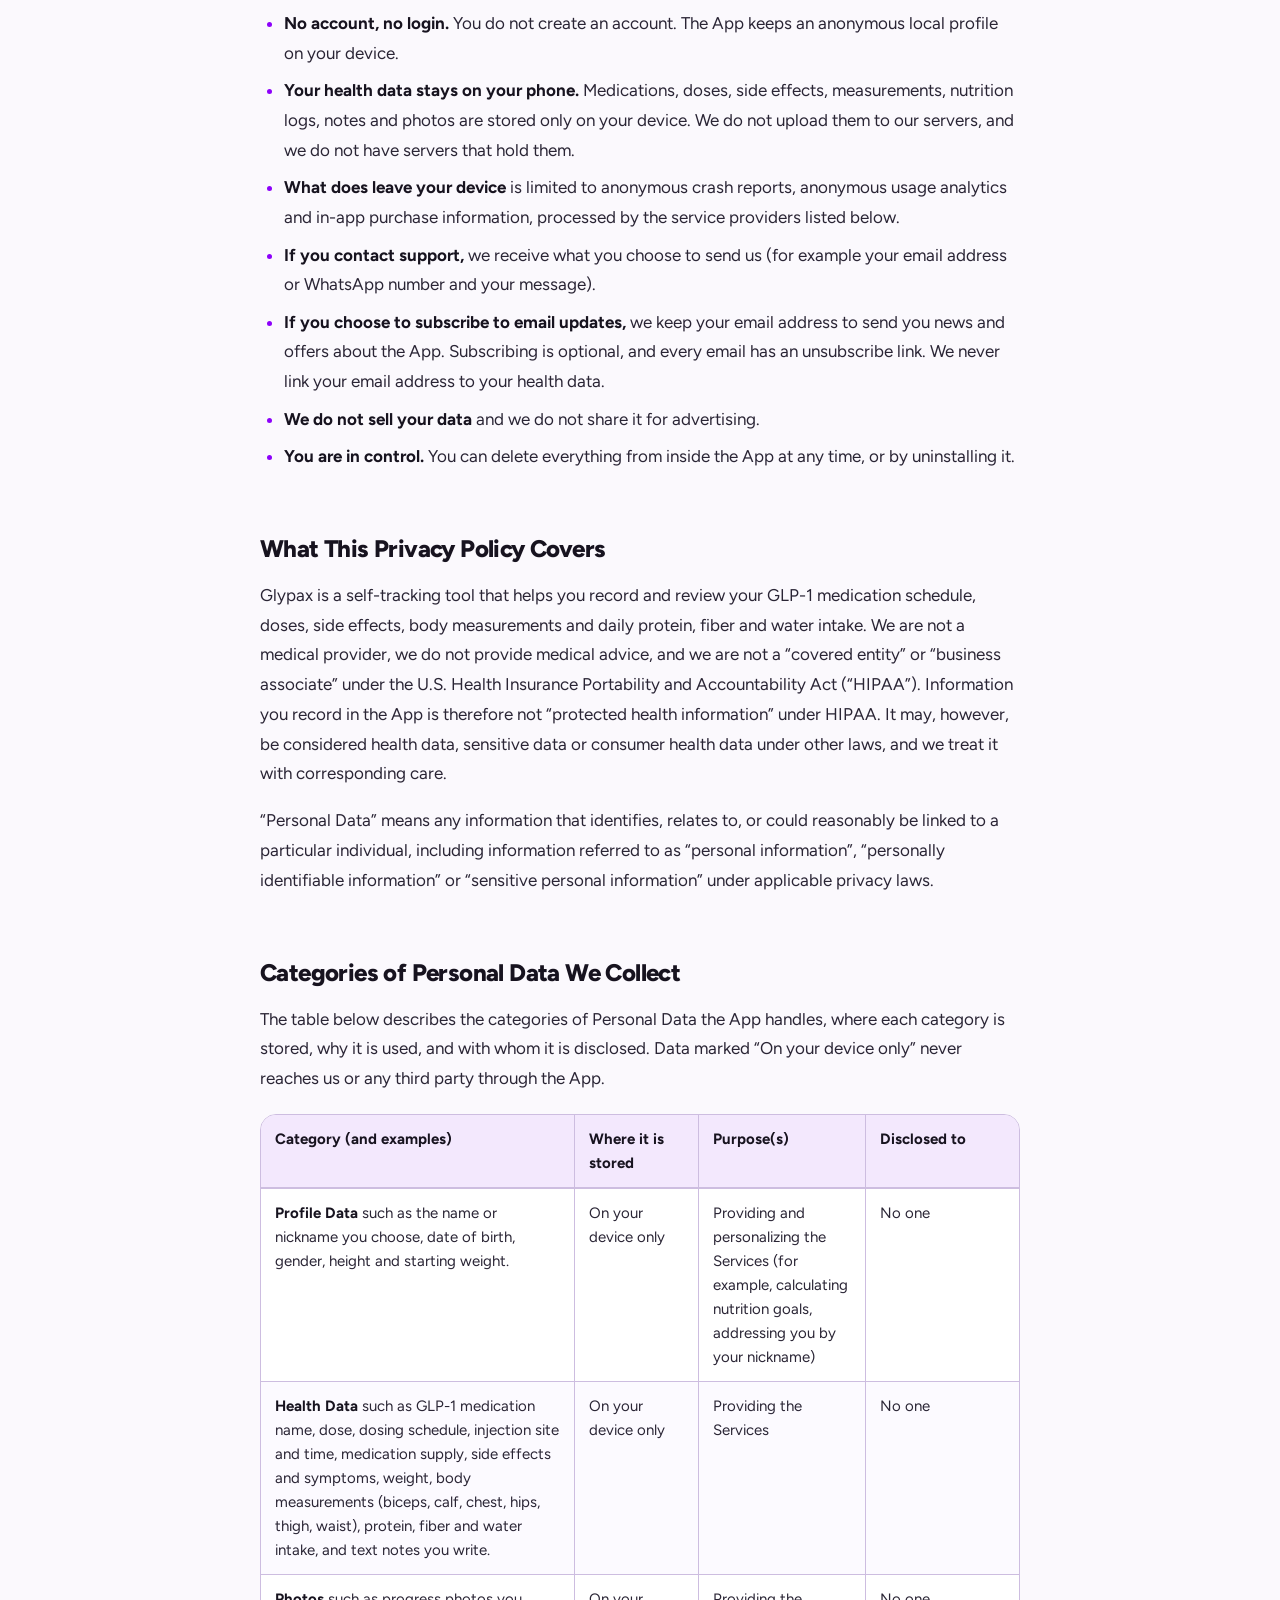
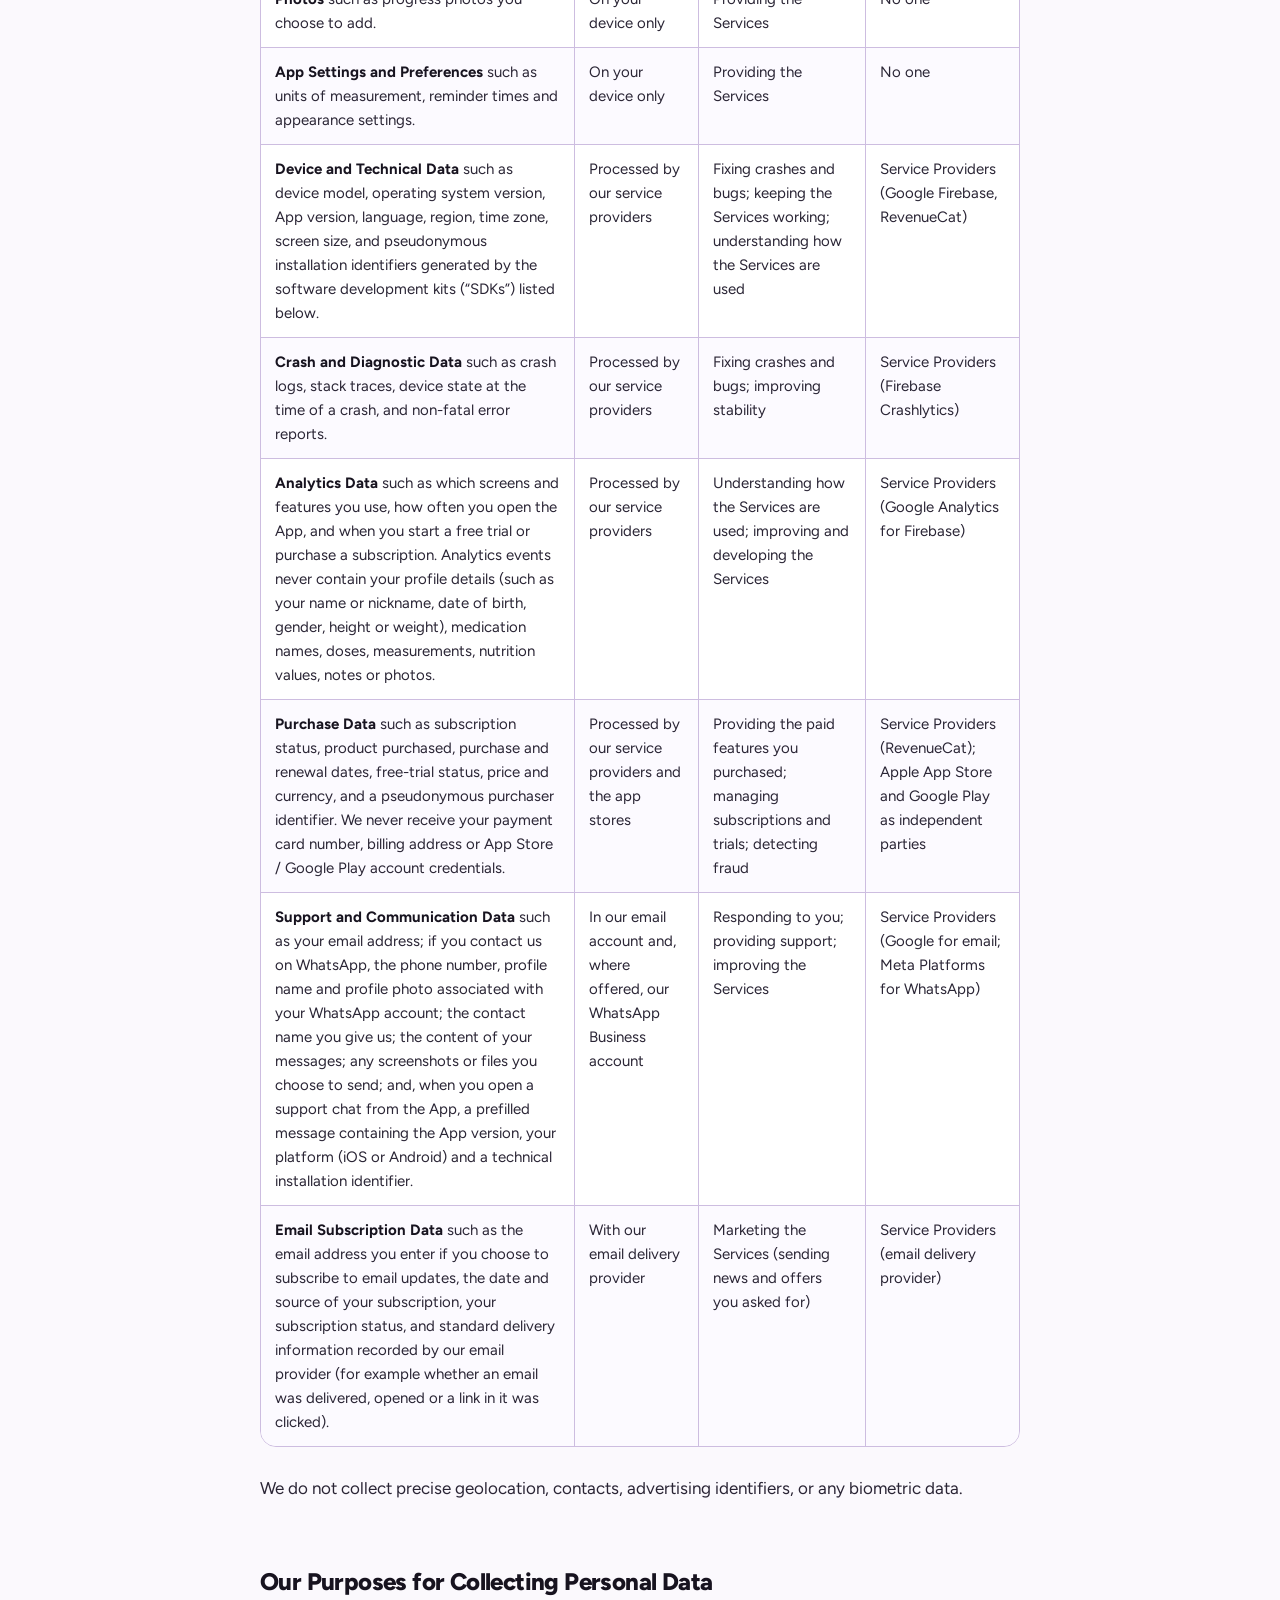
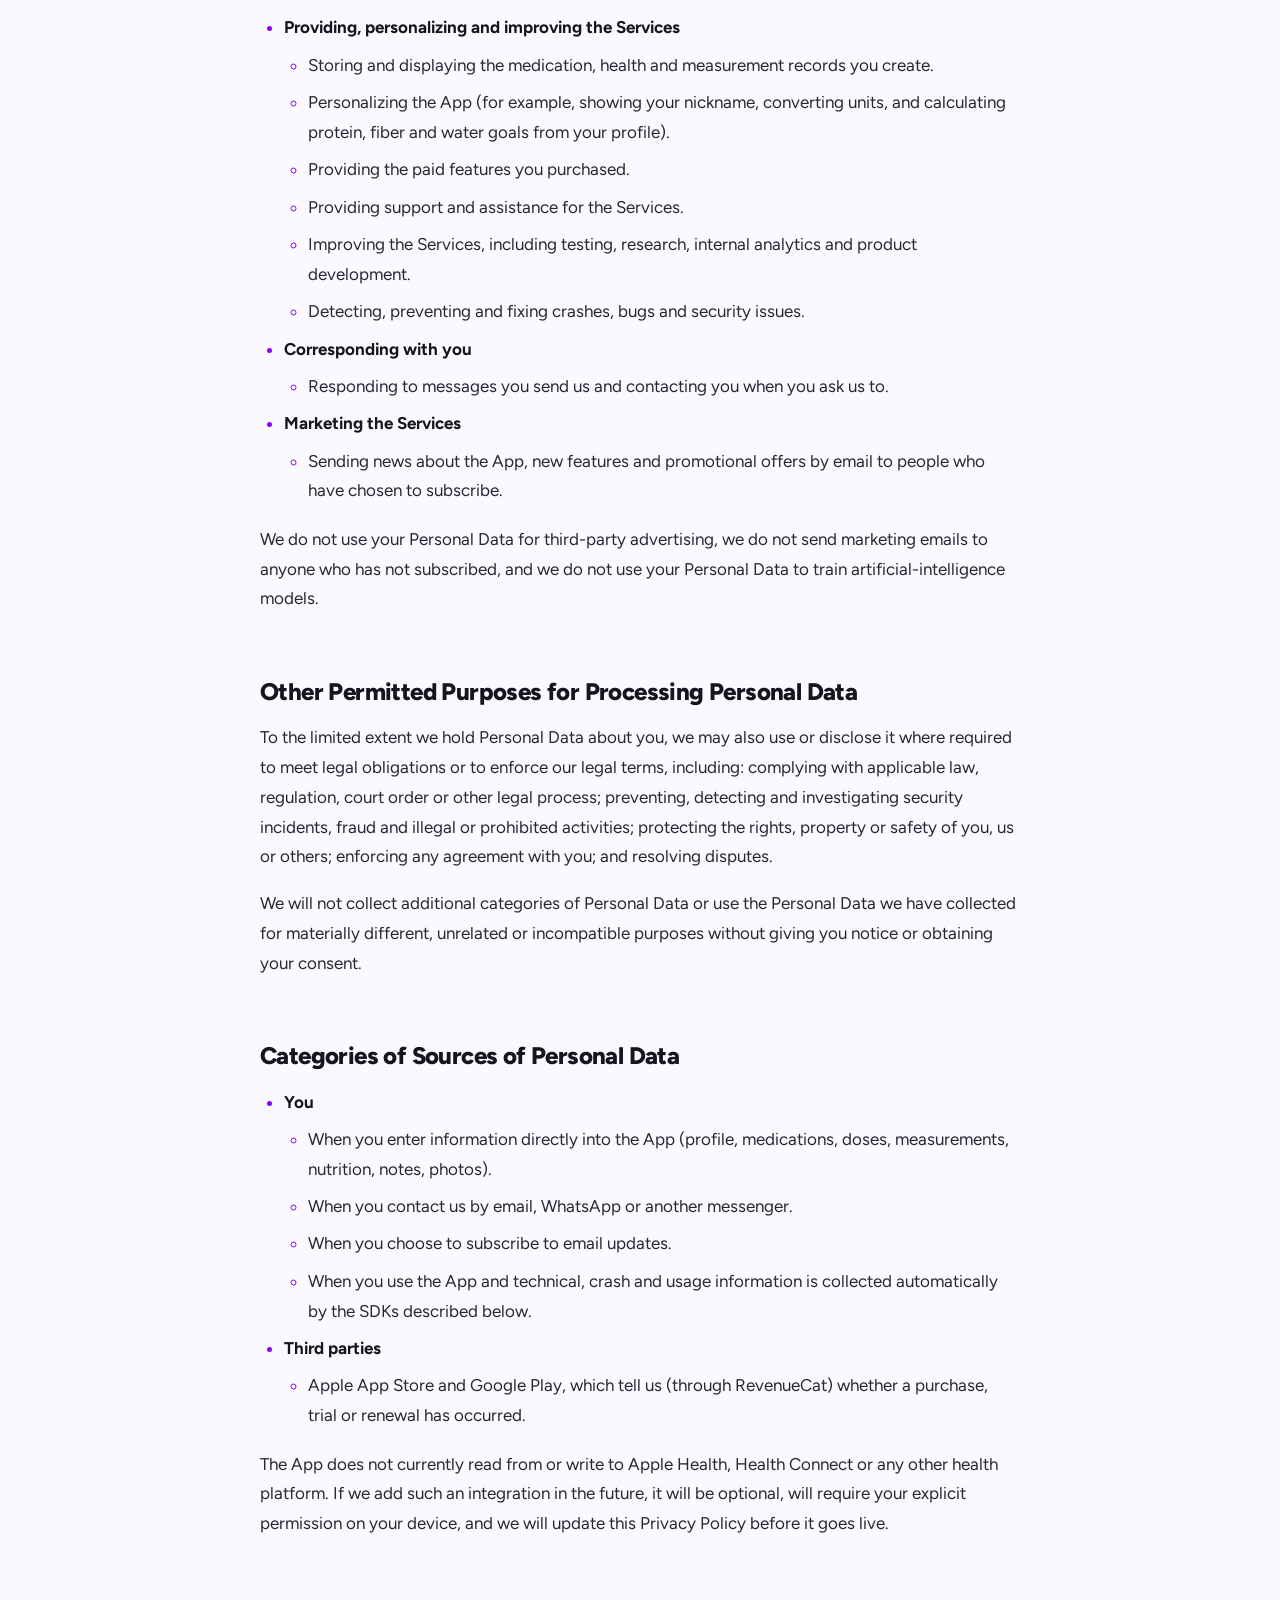
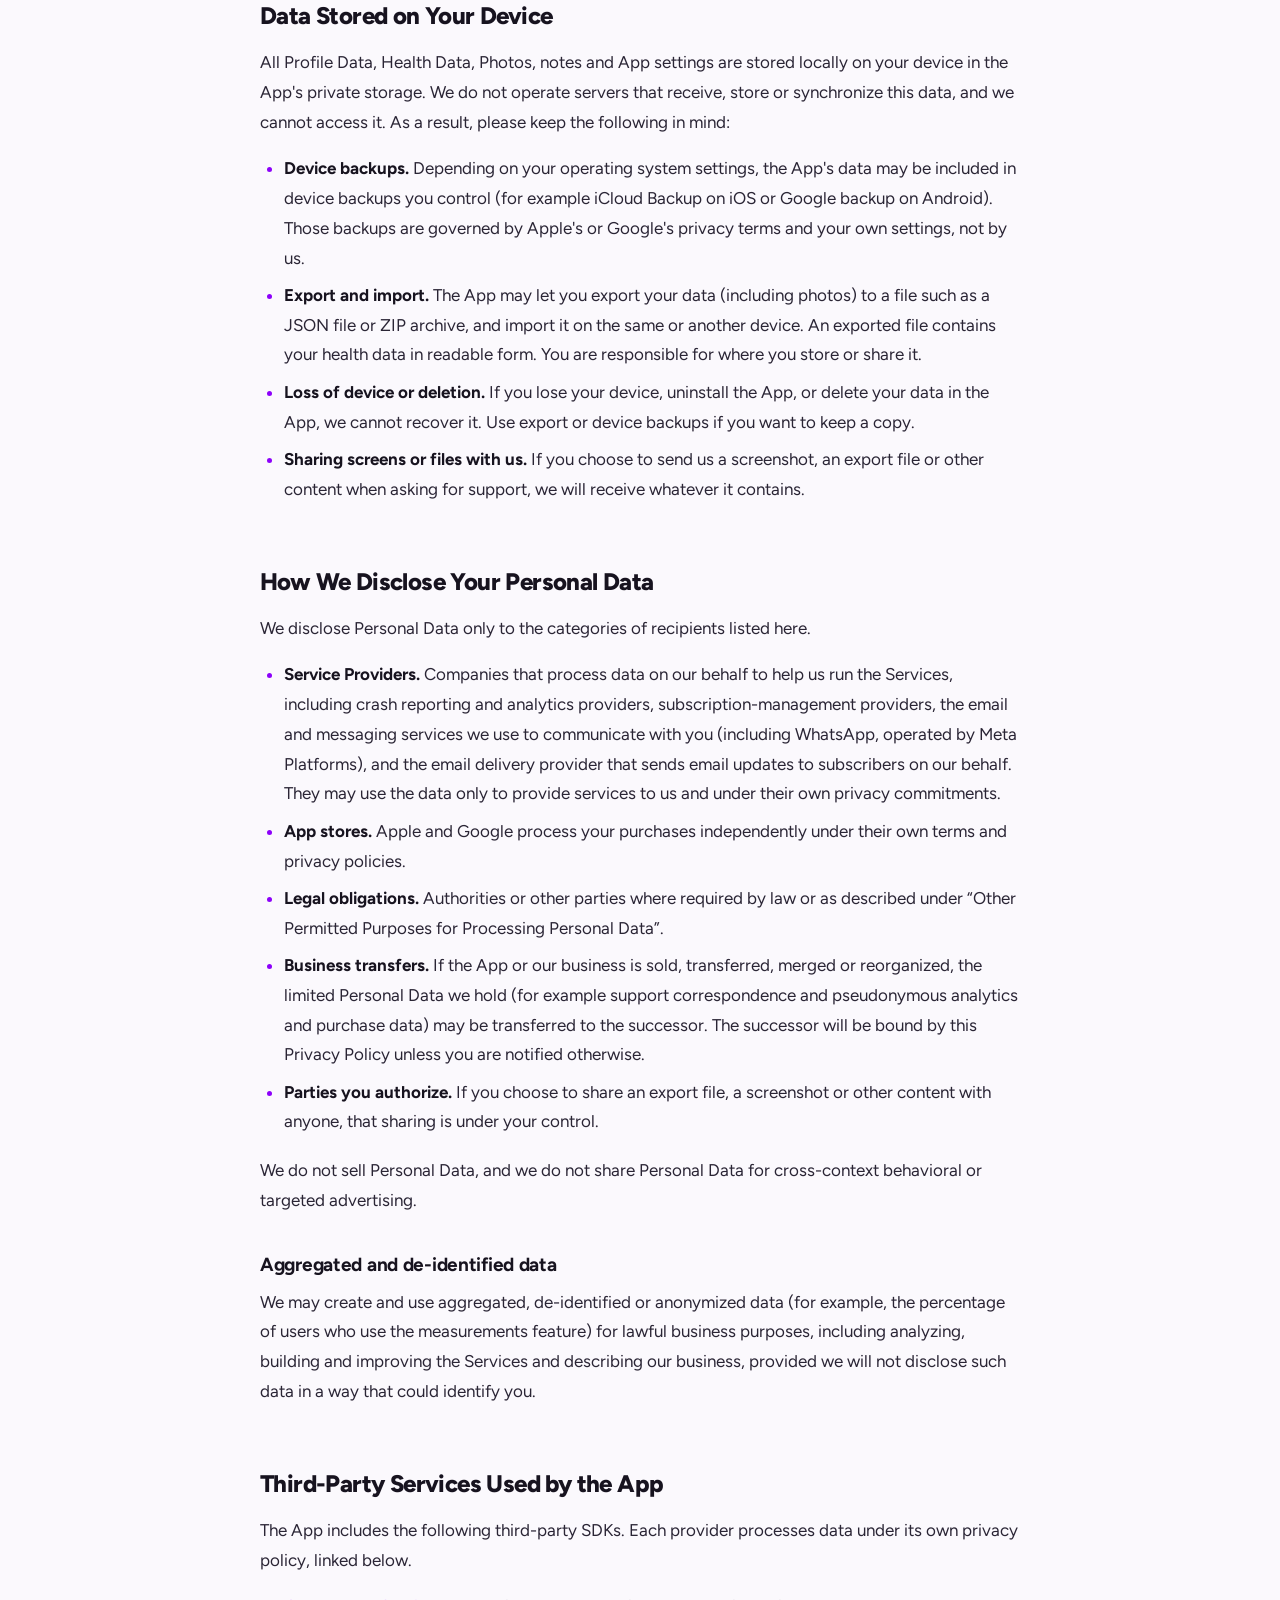
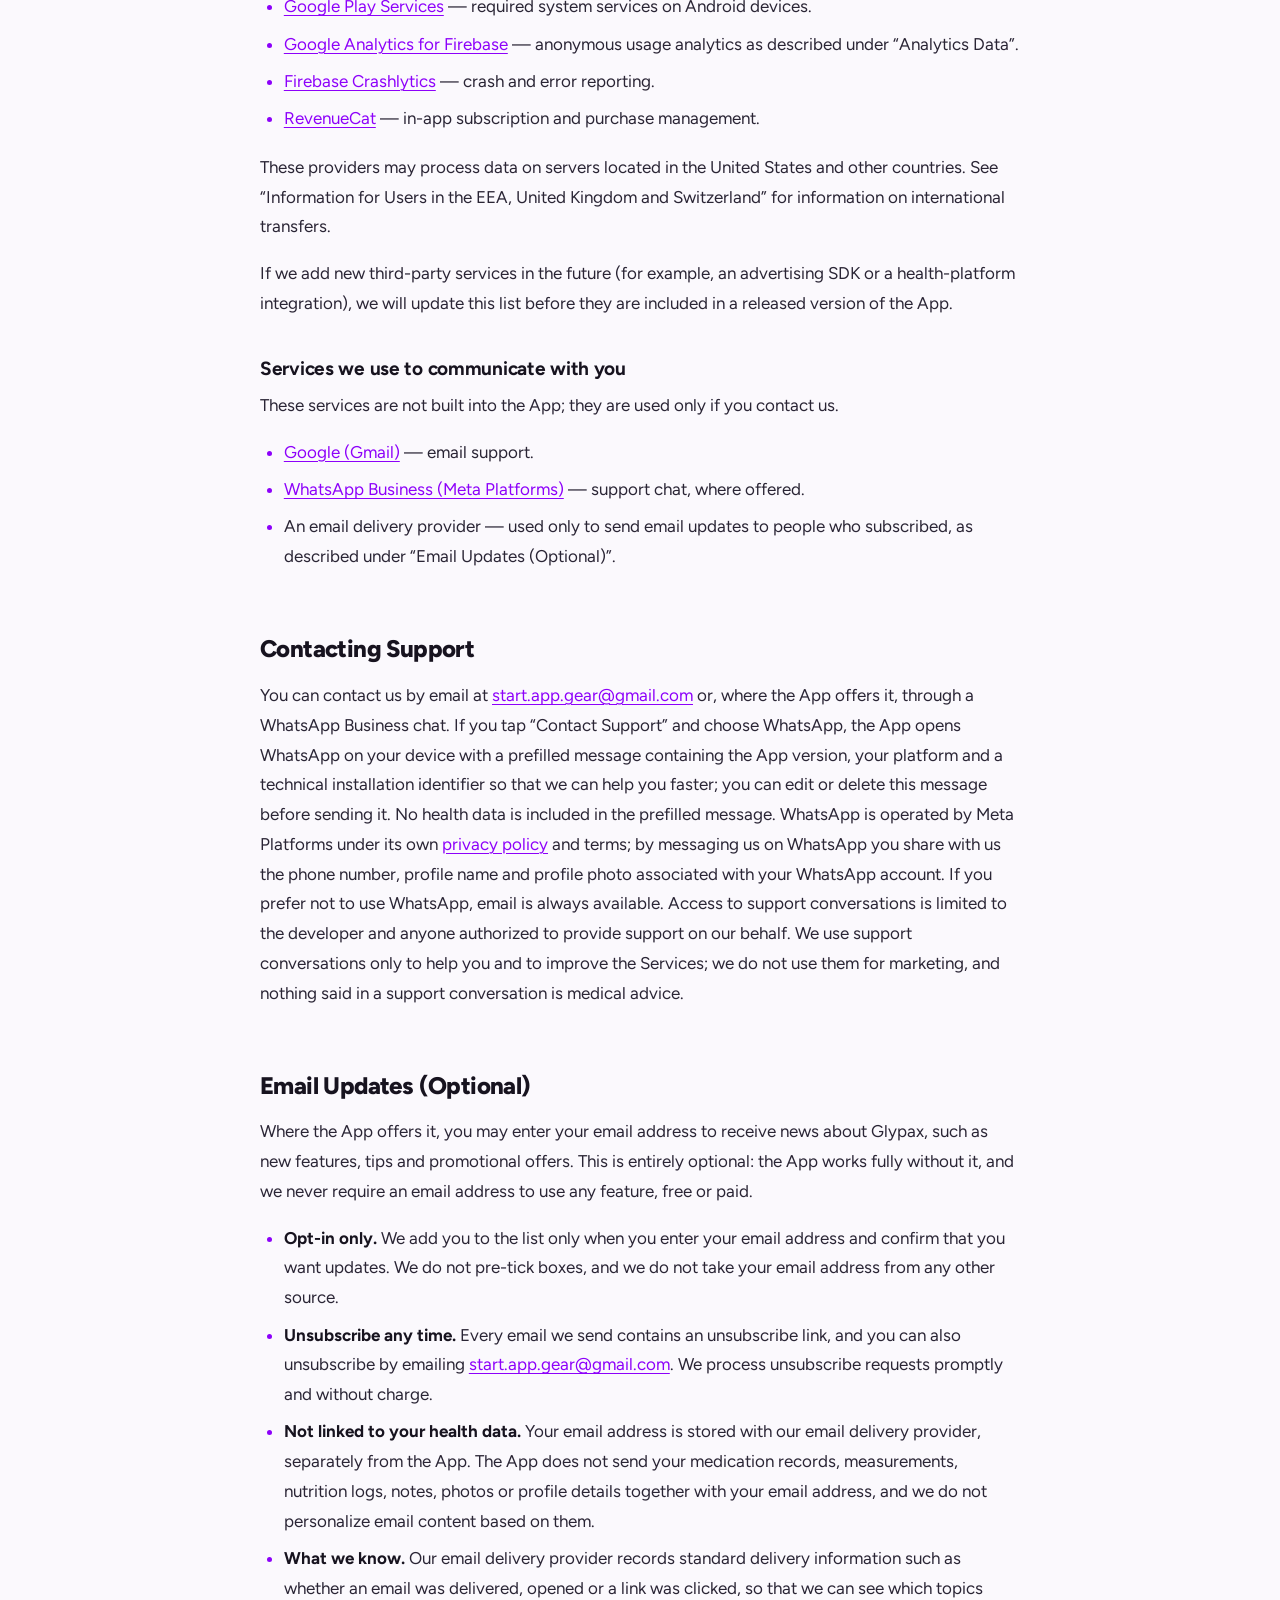
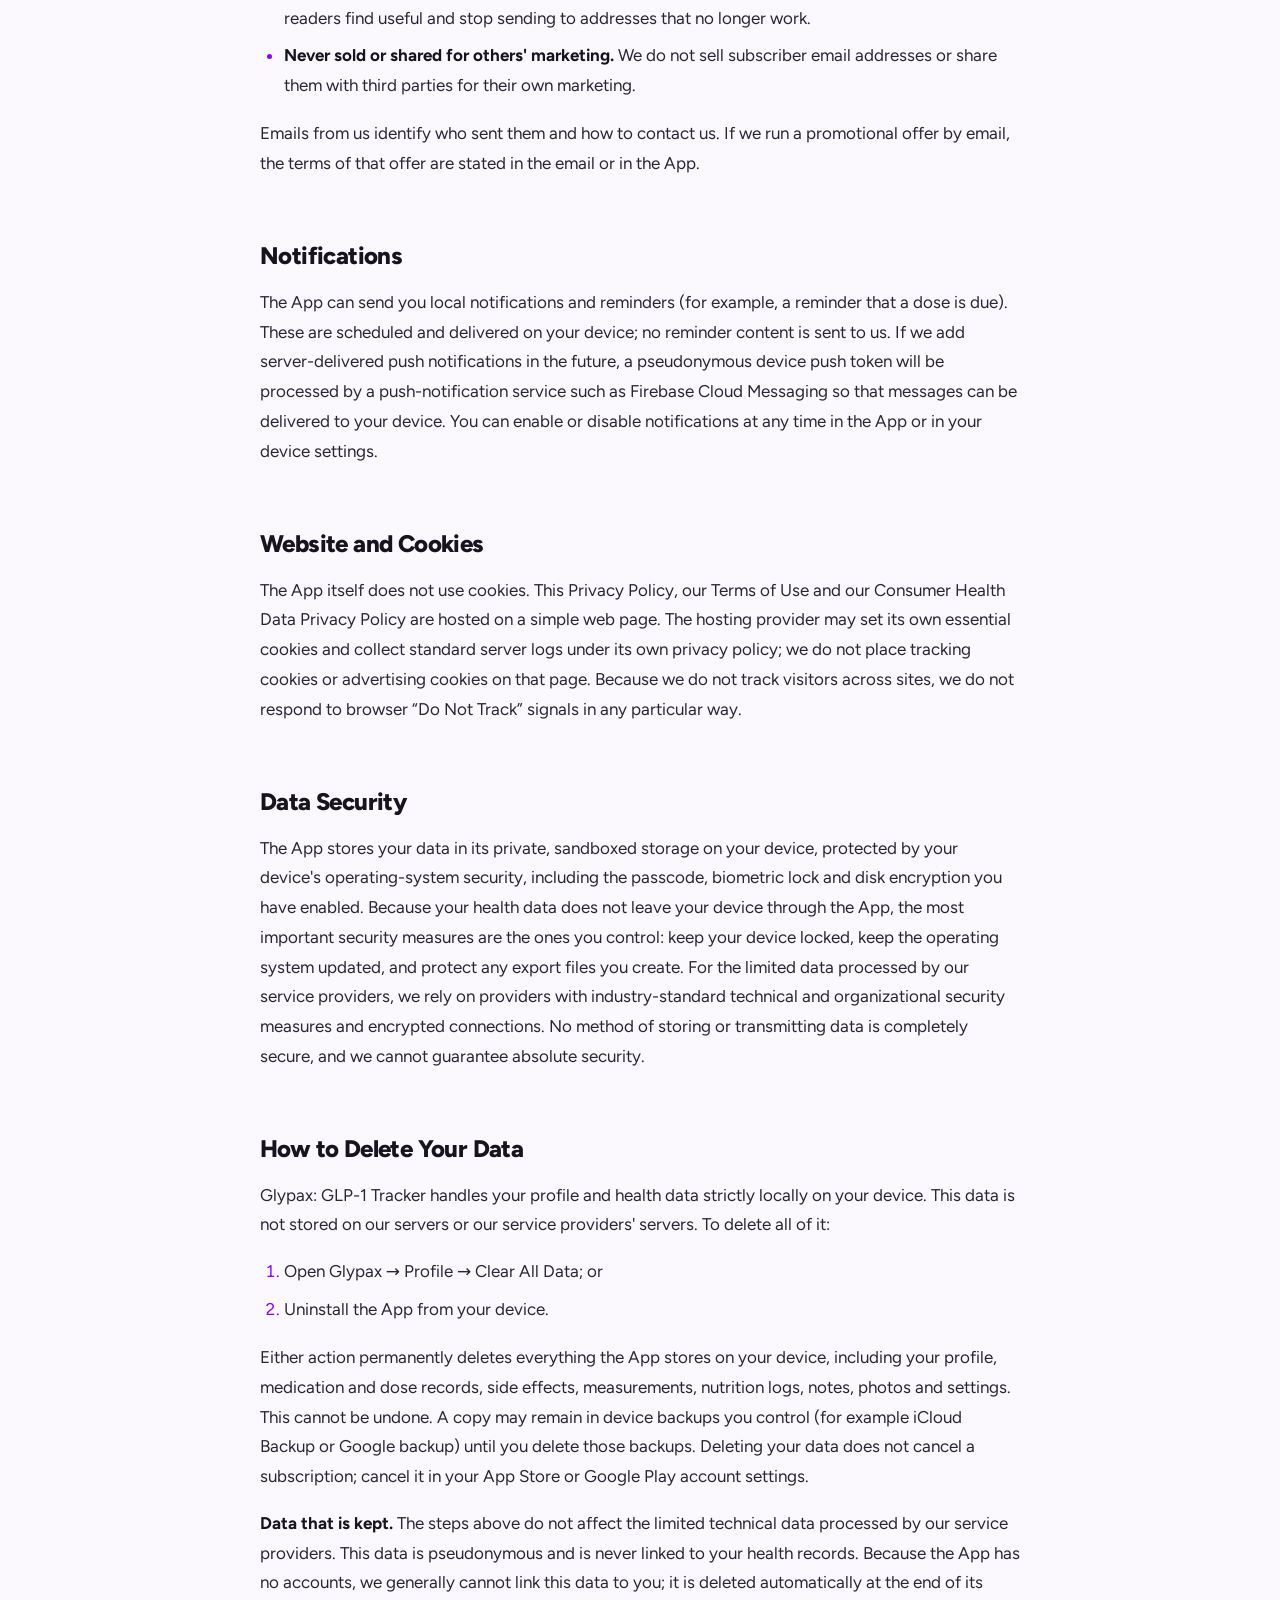
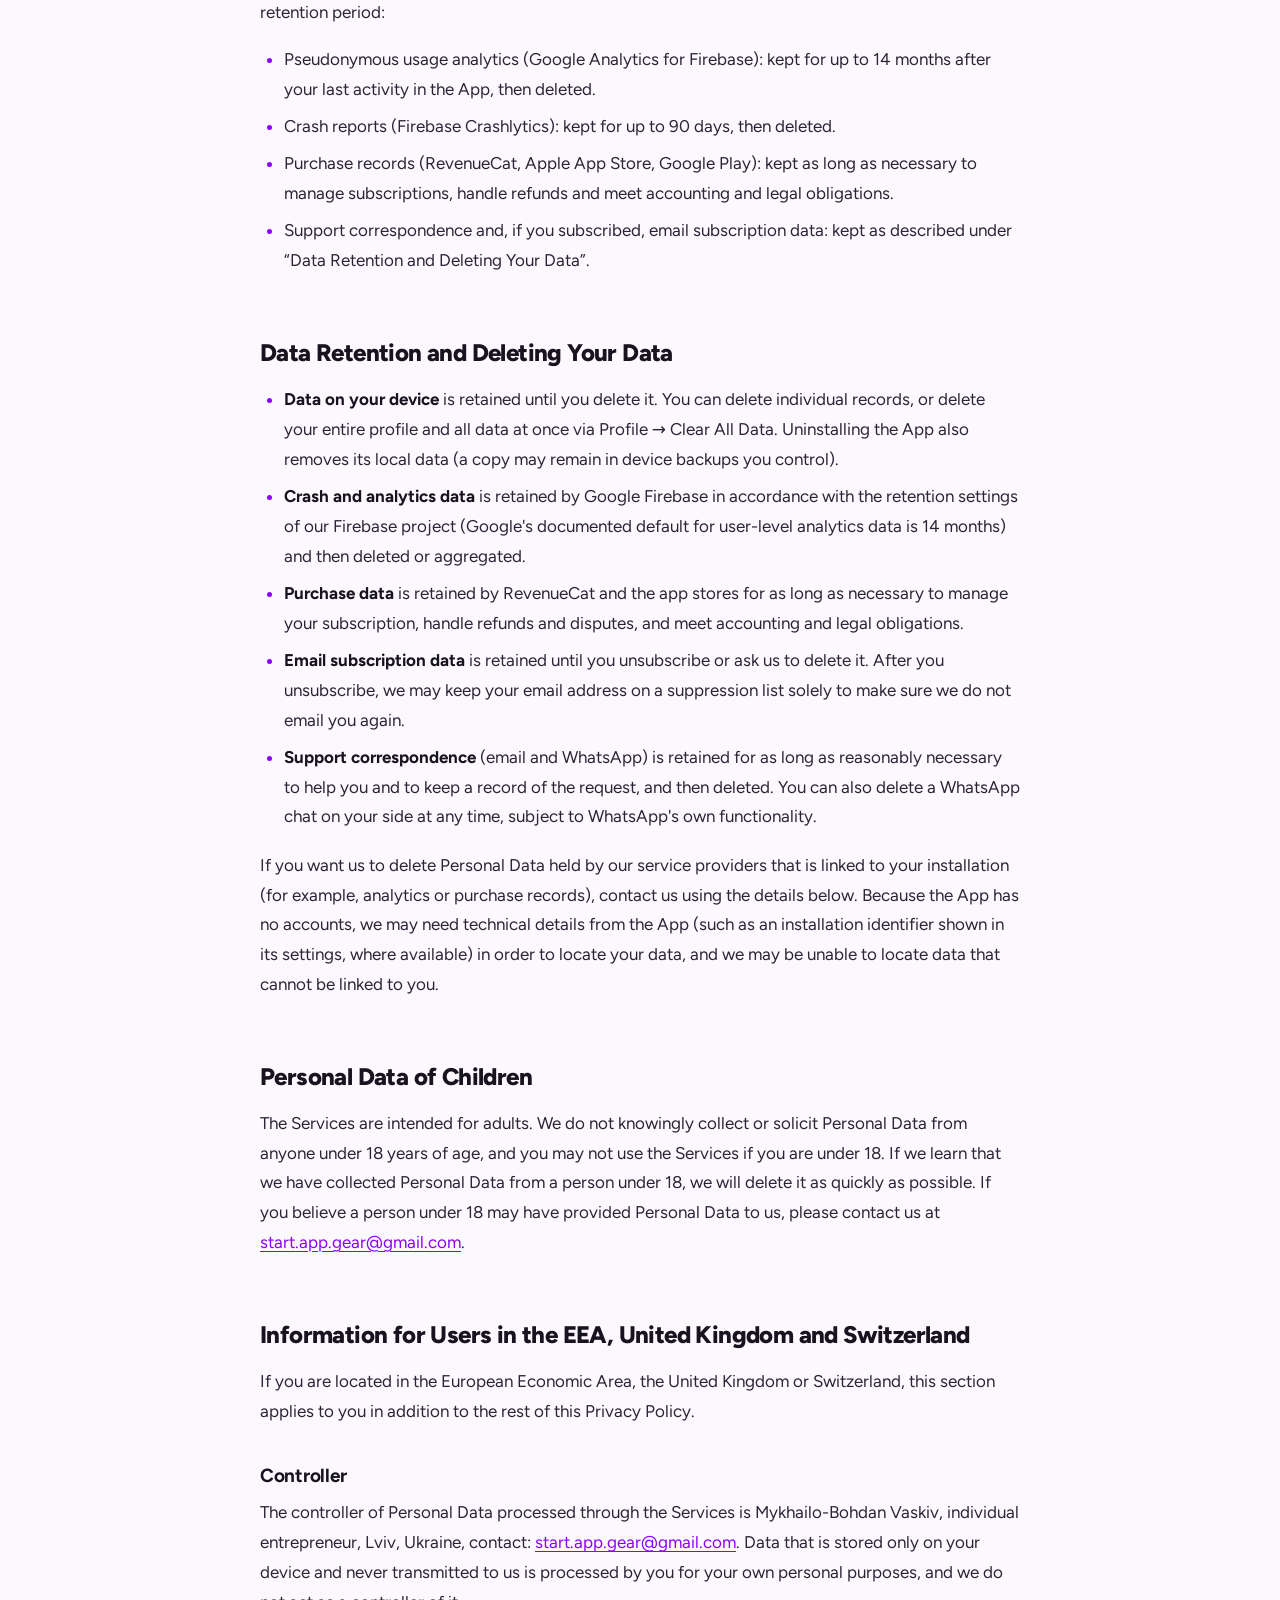
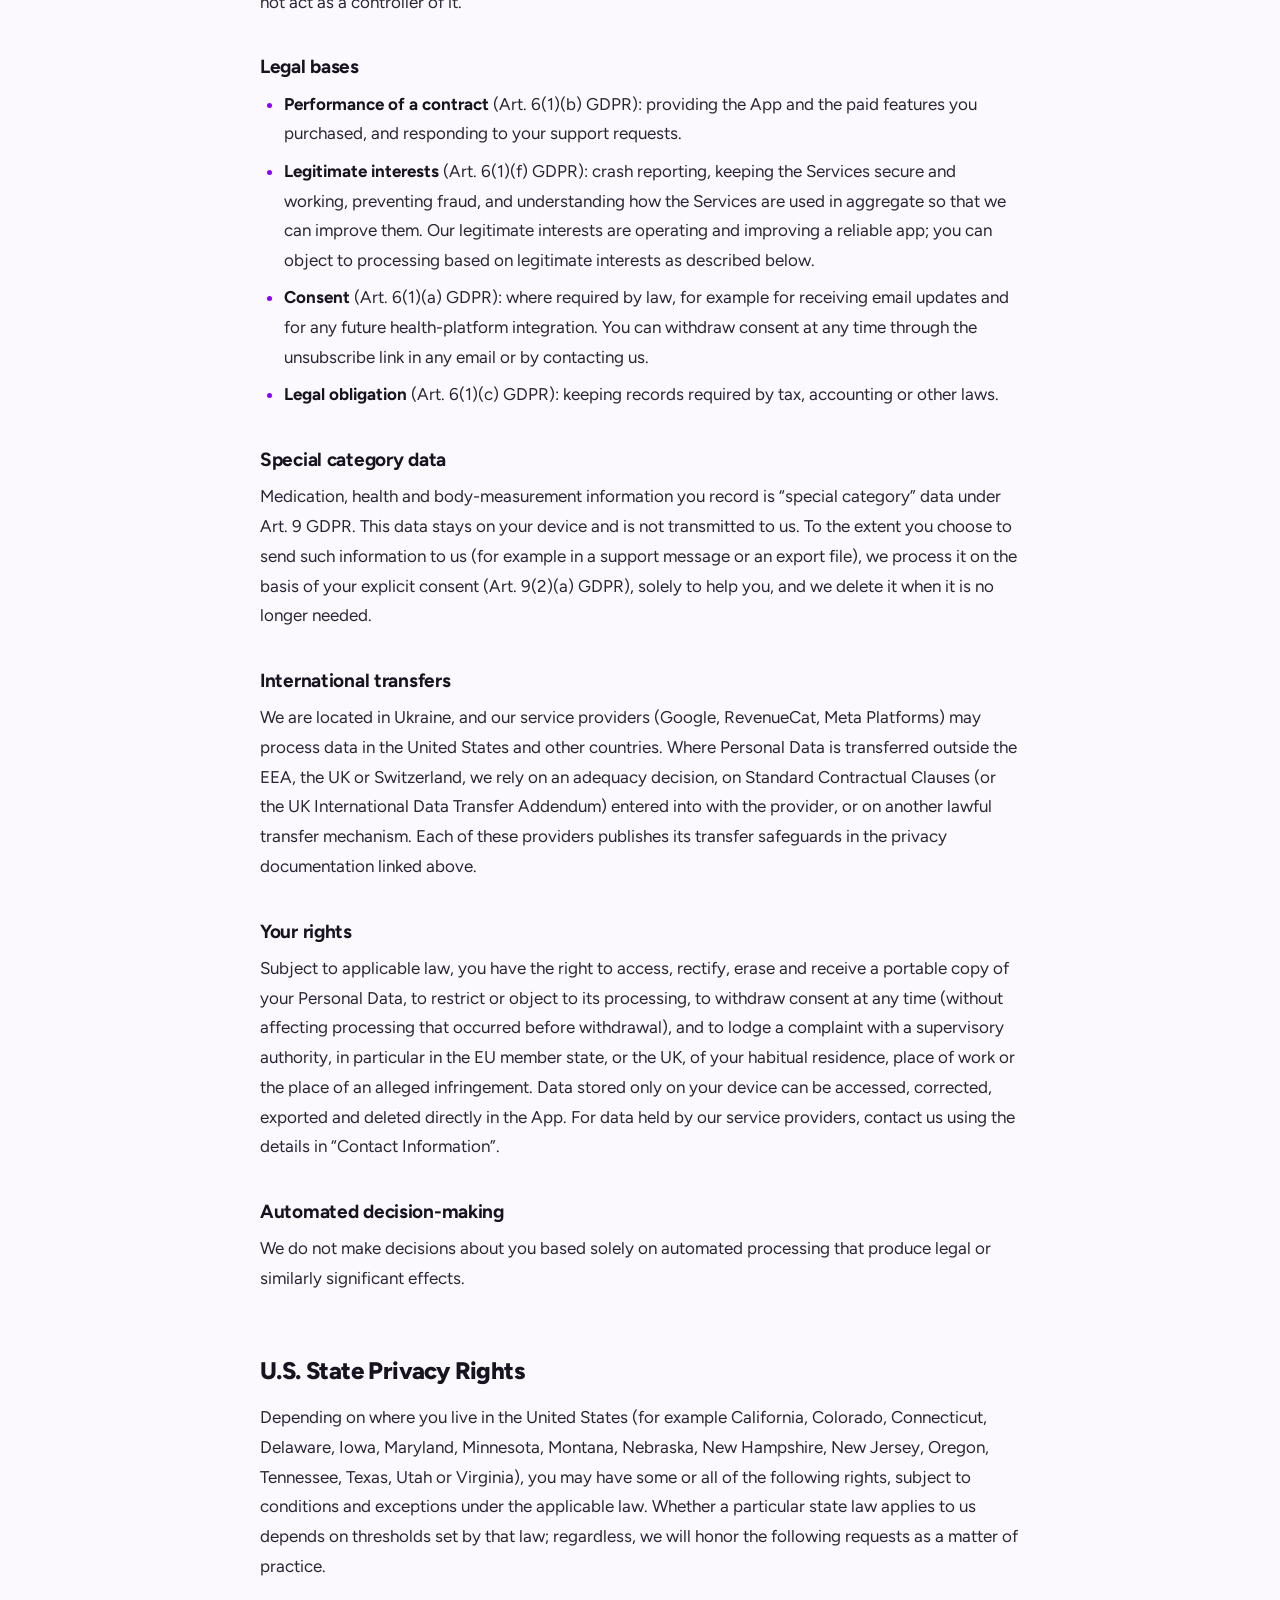
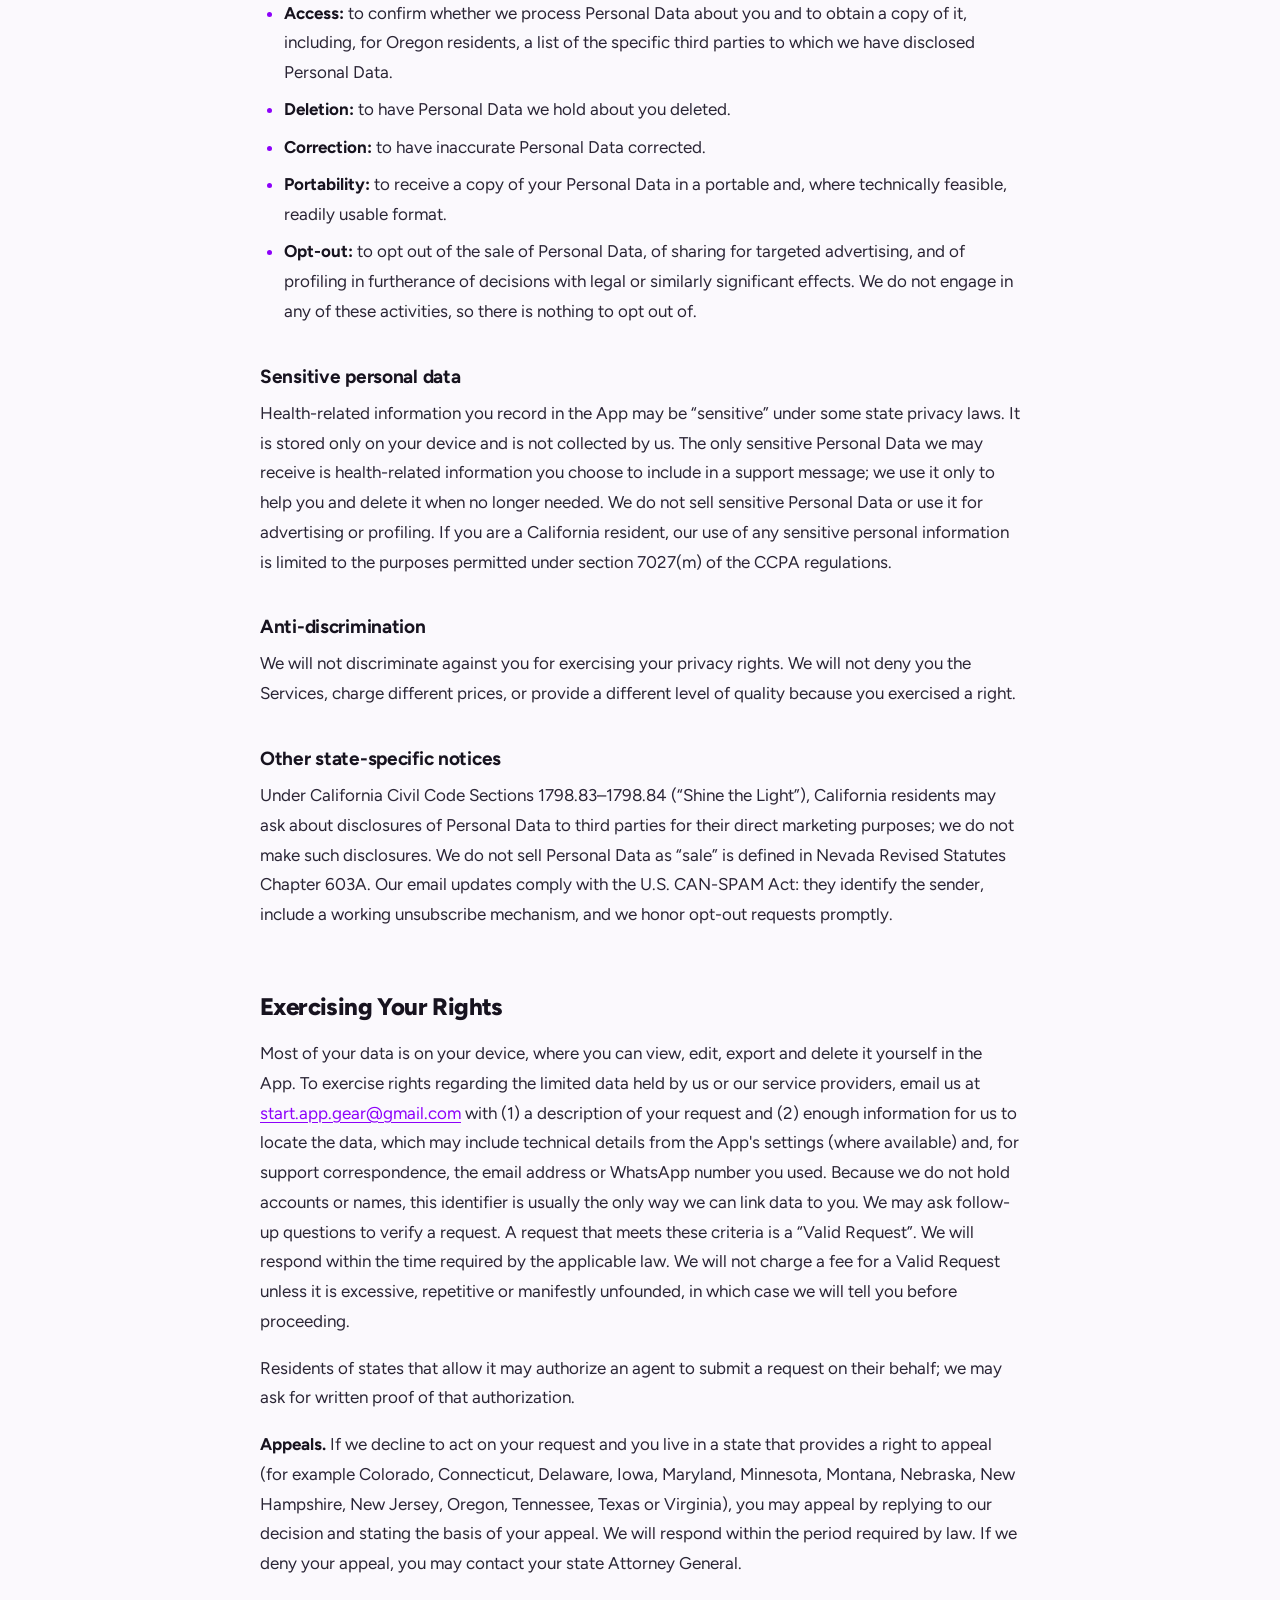
<file: privacy-policy/index.html>
<!doctype html>
<html lang="en">
<head>
  <meta charset="utf-8">
  <meta name="viewport" content="width=device-width, initial-scale=1">
  <title>Privacy Policy — Glypax: GLP-1 Tracker</title>
  <meta name="description" content="How Glypax: GLP-1 Tracker handles your data. Your health data, measurements and progress photos stay on your device.">
  <link rel="canonical" href="https://glypax.com/privacy-policy/">
  <meta name="theme-color" content="#8D01FA">
  <meta name="color-scheme" content="light">

  <meta property="og:type" content="website">
  <meta property="og:site_name" content="Glypax">
  <meta property="og:url" content="https://glypax.com/privacy-policy/">
  <meta property="og:title" content="Privacy Policy — Glypax">
  <meta property="og:description" content="How Glypax: GLP-1 Tracker handles your data. Your health data, measurements and progress photos stay on your device.">
  <meta property="og:image" content="https://glypax.com/assets/img/og-image.png">
  <meta name="twitter:card" content="summary_large_image">

  <link rel="icon" href="../favicon.ico" sizes="48x48">
  <link rel="icon" href="../favicon.svg" type="image/svg+xml">
  <link rel="apple-touch-icon" href="../apple-touch-icon.png">
  <link rel="manifest" href="../site.webmanifest">

  <link rel="preload" href="../assets/fonts/figtree-latin.woff2" as="font" type="font/woff2" crossorigin>
  <link rel="stylesheet" href="../assets/css/styles.css">
</head>
<body>
  <a class="skip-link" href="#main">Skip to content</a>

  <!-- Header -->
  <header class="site-header">
    <div class="container">
      <div class="site-header__bar">
        <a class="brand" href="../" aria-label="Glypax home">
          <img class="brand__icon" src="../assets/img/logo.svg" alt="" width="36" height="36">
          <span class="brand__name">Glypax</span>
        </a>
        <a class="btn btn--primary" href="../#download">Get the app</a>
      </div>
    </div>
  </header>

  <main id="main">
    <article class="container legal">
      <h1>Privacy Policy</h1>
      <p class="effective">Effective Date: October 27, 2026</p>

      <p>Glypax: GLP-1 Tracker (“Glypax”, the “App”) is developed and operated by Mykhailo-Bohdan Vaskiv, an individual entrepreneur (FOP) registered in Ukraine (“we”, “us”, “our”). We take your privacy seriously, and we built Glypax so that your health data stays on your own device. Please read this Privacy Policy to learn how we treat information about you. <strong>By downloading, installing or using the App or any related services (the “Services”), you acknowledge that you accept the practices described below.</strong></p>

      <p>Your use of the Services is also governed by our <a href="../terms-of-use/">Terms of Use</a>, which incorporate this Privacy Policy. Capitalized terms not defined here have the meaning given to them in the Terms of Use.</p>

      <p>We may update this Privacy Policy from time to time as the Services evolve. When we do, we will post the updated version at this address and change the “Effective Date” above. Continued use of the Services after a change takes effect means you accept the updated Privacy Policy.</p>

      <p>If you live in Washington, Nevada or Connecticut, please also read our <a href="../consumer-health-privacy-policy/">Consumer Health Data Privacy Policy</a>, which supplements this Privacy Policy for consumer health data.</p>

      <h3 class="toc-title">Table of Contents</h3>
      <ul class="toc">
        <li><a href="#summary">The Short Version</a></li>
        <li><a href="#what-this-covers">What This Privacy Policy Covers</a></li>
        <li><a href="#categories">Categories of Personal Data We Collect</a></li>
        <li><a href="#purposes">Our Purposes for Collecting Personal Data</a></li>
        <li><a href="#other-purposes">Other Permitted Purposes for Processing Personal Data</a></li>
        <li><a href="#sources">Categories of Sources of Personal Data</a></li>
        <li><a href="#on-device">Data Stored on Your Device</a></li>
        <li><a href="#disclosure">How We Disclose Your Personal Data</a></li>
        <li><a href="#third-party-services">Third-Party Services Used by the App</a></li>
        <li><a href="#support">Contacting Support</a></li>
        <li><a href="#email-updates">Email Updates (Optional)</a></li>
        <li><a href="#notifications">Notifications</a></li>
        <li><a href="#website">Website and Cookies</a></li>
        <li><a href="#security">Data Security</a></li>
        <li><a href="#data-deletion">How to Delete Your Data</a></li>
        <li><a href="#retention">Data Retention and Deleting Your Data</a></li>
        <li><a href="#children">Personal Data of Children</a></li>
        <li><a href="#eea-uk">Information for Users in the EEA, United Kingdom and Switzerland</a></li>
        <li><a href="#us-state">U.S. State Privacy Rights</a></li>
        <li><a href="#exercising">Exercising Your Rights</a></li>
        <li><a href="#contact">Contact Information</a></li>
      </ul>

      <h2 id="summary">The Short Version</h2>
      <ul>
        <li><strong>No account, no login.</strong> You do not create an account. The App keeps an anonymous local profile on your device.</li>
        <li><strong>Your health data stays on your phone.</strong> Medications, doses, side effects, measurements, nutrition logs, notes and photos are stored only on your device. We do not upload them to our servers, and we do not have servers that hold them.</li>
        <li><strong>What does leave your device</strong> is limited to anonymous crash reports, anonymous usage analytics and in-app purchase information, processed by the service providers listed below.</li>
        <li><strong>If you contact support,</strong> we receive what you choose to send us (for example your email address or WhatsApp number and your message).</li>
        <li><strong>If you choose to subscribe to email updates,</strong> we keep your email address to send you news and offers about the App. Subscribing is optional, and every email has an unsubscribe link. We never link your email address to your health data.</li>
        <li><strong>We do not sell your data</strong> and we do not share it for advertising.</li>
        <li><strong>You are in control.</strong> You can delete everything from inside the App at any time, or by uninstalling it.</li>
      </ul>

      <h2 id="what-this-covers">What This Privacy Policy Covers</h2>
      <p>Glypax is a self-tracking tool that helps you record and review your GLP-1 medication schedule, doses, side effects, body measurements and daily protein, fiber and water intake. We are not a medical provider, we do not provide medical advice, and we are not a “covered entity” or “business associate” under the U.S. Health Insurance Portability and Accountability Act (“HIPAA”). Information you record in the App is therefore not “protected health information” under HIPAA. It may, however, be considered health data, sensitive data or consumer health data under other laws, and we treat it with corresponding care.</p>

      <p>“Personal Data” means any information that identifies, relates to, or could reasonably be linked to a particular individual, including information referred to as “personal information”, “personally identifiable information” or “sensitive personal information” under applicable privacy laws.</p>

      <h2 id="categories">Categories of Personal Data We Collect</h2>
      <p>The table below describes the categories of Personal Data the App handles, where each category is stored, why it is used, and with whom it is disclosed. Data marked “On your device only” never reaches us or any third party through the App.</p>

      <div class="table-wrap">
      <table>
        <thead>
          <tr>
            <th>Category (and examples)</th>
            <th>Where it is stored</th>
            <th>Purpose(s)</th>
            <th>Disclosed to</th>
          </tr>
        </thead>
        <tbody>
          <tr>
            <td><strong>Profile Data</strong> such as the name or nickname you choose, date of birth, gender, height and starting weight.</td>
            <td>On your device only</td>
            <td>Providing and personalizing the Services (for example, calculating nutrition goals, addressing you by your nickname)</td>
            <td>No one</td>
          </tr>
          <tr>
            <td><strong>Health Data</strong> such as GLP-1 medication name, dose, dosing schedule, injection site and time, medication supply, side effects and symptoms, weight, body measurements (biceps, calf, chest, hips, thigh, waist), protein, fiber and water intake, and text notes you write.</td>
            <td>On your device only</td>
            <td>Providing the Services</td>
            <td>No one</td>
          </tr>
          <tr>
            <td><strong>Photos</strong> such as progress photos you choose to add.</td>
            <td>On your device only</td>
            <td>Providing the Services</td>
            <td>No one</td>
          </tr>
          <tr>
            <td><strong>App Settings and Preferences</strong> such as units of measurement, reminder times and appearance settings.</td>
            <td>On your device only</td>
            <td>Providing the Services</td>
            <td>No one</td>
          </tr>
          <tr>
            <td><strong>Device and Technical Data</strong> such as device model, operating system version, App version, language, region, time zone, screen size, and pseudonymous installation identifiers generated by the software development kits (“SDKs”) listed below.</td>
            <td>Processed by our service providers</td>
            <td>Fixing crashes and bugs; keeping the Services working; understanding how the Services are used</td>
            <td>Service Providers (Google Firebase, RevenueCat)</td>
          </tr>
          <tr>
            <td><strong>Crash and Diagnostic Data</strong> such as crash logs, stack traces, device state at the time of a crash, and non-fatal error reports.</td>
            <td>Processed by our service providers</td>
            <td>Fixing crashes and bugs; improving stability</td>
            <td>Service Providers (Firebase Crashlytics)</td>
          </tr>
          <tr>
            <td><strong>Analytics Data</strong> such as which screens and features you use, how often you open the App, and when you start a free trial or purchase a subscription. Analytics events never contain your profile details (such as your name or nickname, date of birth, gender, height or weight), medication names, doses, measurements, nutrition values, notes or photos.</td>
            <td>Processed by our service providers</td>
            <td>Understanding how the Services are used; improving and developing the Services</td>
            <td>Service Providers (Google Analytics for Firebase)</td>
          </tr>
          <tr>
            <td><strong>Purchase Data</strong> such as subscription status, product purchased, purchase and renewal dates, free-trial status, price and currency, and a pseudonymous purchaser identifier. We never receive your payment card number, billing address or App Store / Google Play account credentials.</td>
            <td>Processed by our service providers and the app stores</td>
            <td>Providing the paid features you purchased; managing subscriptions and trials; detecting fraud</td>
            <td>Service Providers (RevenueCat); Apple App Store and Google Play as independent parties</td>
          </tr>
          <tr>
            <td><strong>Support and Communication Data</strong> such as your email address; if you contact us on WhatsApp, the phone number, profile name and profile photo associated with your WhatsApp account; the contact name you give us; the content of your messages; any screenshots or files you choose to send; and, when you open a support chat from the App, a prefilled message containing the App version, your platform (iOS or Android) and a technical installation identifier.</td>
            <td>In our email account and, where offered, our WhatsApp Business account</td>
            <td>Responding to you; providing support; improving the Services</td>
            <td>Service Providers (Google for email; Meta Platforms for WhatsApp)</td>
          </tr>
          <tr>
            <td><strong>Email Subscription Data</strong> such as the email address you enter if you choose to subscribe to email updates, the date and source of your subscription, your subscription status, and standard delivery information recorded by our email provider (for example whether an email was delivered, opened or a link in it was clicked).</td>
            <td>With our email delivery provider</td>
            <td>Marketing the Services (sending news and offers you asked for)</td>
            <td>Service Providers (email delivery provider)</td>
          </tr>
        </tbody>
      </table>
      </div>

      <p>We do not collect precise geolocation, contacts, advertising identifiers, or any biometric data.</p>

      <h2 id="purposes">Our Purposes for Collecting Personal Data</h2>
      <ul>
        <li><strong>Providing, personalizing and improving the Services</strong>
          <ul>
            <li>Storing and displaying the medication, health and measurement records you create.</li>
            <li>Personalizing the App (for example, showing your nickname, converting units, and calculating protein, fiber and water goals from your profile).</li>
            <li>Providing the paid features you purchased.</li>
            <li>Providing support and assistance for the Services.</li>
            <li>Improving the Services, including testing, research, internal analytics and product development.</li>
            <li>Detecting, preventing and fixing crashes, bugs and security issues.</li>
          </ul>
        </li>
        <li><strong>Corresponding with you</strong>
          <ul>
            <li>Responding to messages you send us and contacting you when you ask us to.</li>
          </ul>
        </li>
        <li><strong>Marketing the Services</strong>
          <ul>
            <li>Sending news about the App, new features and promotional offers by email to people who have chosen to subscribe.</li>
          </ul>
        </li>
      </ul>
      <p>We do not use your Personal Data for third-party advertising, we do not send marketing emails to anyone who has not subscribed, and we do not use your Personal Data to train artificial-intelligence models.</p>

      <h2 id="other-purposes">Other Permitted Purposes for Processing Personal Data</h2>
      <p>To the limited extent we hold Personal Data about you, we may also use or disclose it where required to meet legal obligations or to enforce our legal terms, including: complying with applicable law, regulation, court order or other legal process; preventing, detecting and investigating security incidents, fraud and illegal or prohibited activities; protecting the rights, property or safety of you, us or others; enforcing any agreement with you; and resolving disputes.</p>
      <p>We will not collect additional categories of Personal Data or use the Personal Data we have collected for materially different, unrelated or incompatible purposes without giving you notice or obtaining your consent.</p>

      <h2 id="sources">Categories of Sources of Personal Data</h2>
      <ul>
        <li><strong>You</strong>
          <ul>
            <li>When you enter information directly into the App (profile, medications, doses, measurements, nutrition, notes, photos).</li>
            <li>When you contact us by email, WhatsApp or another messenger.</li>
            <li>When you choose to subscribe to email updates.</li>
            <li>When you use the App and technical, crash and usage information is collected automatically by the SDKs described below.</li>
          </ul>
        </li>
        <li><strong>Third parties</strong>
          <ul>
            <li>Apple App Store and Google Play, which tell us (through RevenueCat) whether a purchase, trial or renewal has occurred.</li>
          </ul>
        </li>
      </ul>
      <p>The App does not currently read from or write to Apple Health, Health Connect or any other health platform. If we add such an integration in the future, it will be optional, will require your explicit permission on your device, and we will update this Privacy Policy before it goes live.</p>

      <h2 id="on-device">Data Stored on Your Device</h2>
      <p>All Profile Data, Health Data, Photos, notes and App settings are stored locally on your device in the App's private storage. We do not operate servers that receive, store or synchronize this data, and we cannot access it. As a result, please keep the following in mind:</p>
      <ul>
        <li><strong>Device backups.</strong> Depending on your operating system settings, the App's data may be included in device backups you control (for example iCloud Backup on iOS or Google backup on Android). Those backups are governed by Apple's or Google's privacy terms and your own settings, not by us.</li>
        <li><strong>Export and import.</strong> The App may let you export your data (including photos) to a file such as a JSON file or ZIP archive, and import it on the same or another device. An exported file contains your health data in readable form. You are responsible for where you store or share it.</li>
        <li><strong>Loss of device or deletion.</strong> If you lose your device, uninstall the App, or delete your data in the App, we cannot recover it. Use export or device backups if you want to keep a copy.</li>
        <li><strong>Sharing screens or files with us.</strong> If you choose to send us a screenshot, an export file or other content when asking for support, we will receive whatever it contains.</li>
      </ul>

      <h2 id="disclosure">How We Disclose Your Personal Data</h2>
      <p>We disclose Personal Data only to the categories of recipients listed here.</p>
      <ul>
        <li><strong>Service Providers.</strong> Companies that process data on our behalf to help us run the Services, including crash reporting and analytics providers, subscription-management providers, the email and messaging services we use to communicate with you (including WhatsApp, operated by Meta Platforms), and the email delivery provider that sends email updates to subscribers on our behalf. They may use the data only to provide services to us and under their own privacy commitments.</li>
        <li><strong>App stores.</strong> Apple and Google process your purchases independently under their own terms and privacy policies.</li>
        <li><strong>Legal obligations.</strong> Authorities or other parties where required by law or as described under “Other Permitted Purposes for Processing Personal Data”.</li>
        <li><strong>Business transfers.</strong> If the App or our business is sold, transferred, merged or reorganized, the limited Personal Data we hold (for example support correspondence and pseudonymous analytics and purchase data) may be transferred to the successor. The successor will be bound by this Privacy Policy unless you are notified otherwise.</li>
        <li><strong>Parties you authorize.</strong> If you choose to share an export file, a screenshot or other content with anyone, that sharing is under your control.</li>
      </ul>
      <p>We do not sell Personal Data, and we do not share Personal Data for cross-context behavioral or targeted advertising.</p>

      <h3>Aggregated and de-identified data</h3>
      <p>We may create and use aggregated, de-identified or anonymized data (for example, the percentage of users who use the measurements feature) for lawful business purposes, including analyzing, building and improving the Services and describing our business, provided we will not disclose such data in a way that could identify you.</p>

      <h2 id="third-party-services">Third-Party Services Used by the App</h2>
      <p>The App includes the following third-party SDKs. Each provider processes data under its own privacy policy, linked below.</p>
      <ul>
        <li><a href="https://policies.google.com/privacy" target="_blank" rel="noopener noreferrer">Google Play Services</a> — required system services on Android devices.</li>
        <li><a href="https://firebase.google.com/support/privacy/" target="_blank" rel="noopener noreferrer">Google Analytics for Firebase</a> — anonymous usage analytics as described under “Analytics Data”.</li>
        <li><a href="https://firebase.google.com/support/privacy/" target="_blank" rel="noopener noreferrer">Firebase Crashlytics</a> — crash and error reporting.</li>
        <li><a href="https://www.revenuecat.com/privacy" target="_blank" rel="noopener noreferrer">RevenueCat</a> — in-app subscription and purchase management.</li>
      </ul>
      <p>These providers may process data on servers located in the United States and other countries. See “Information for Users in the EEA, United Kingdom and Switzerland” for information on international transfers.</p>
      <p>If we add new third-party services in the future (for example, an advertising SDK or a health-platform integration), we will update this list before they are included in a released version of the App.</p>

      <h3>Services we use to communicate with you</h3>
      <p>These services are not built into the App; they are used only if you contact us.</p>
      <ul>
        <li><a href="https://policies.google.com/privacy" target="_blank" rel="noopener noreferrer">Google (Gmail)</a> — email support.</li>
        <li><a href="https://www.whatsapp.com/legal/privacy-policy" target="_blank" rel="noopener noreferrer">WhatsApp Business (Meta Platforms)</a> — support chat, where offered.</li>
        <li>An email delivery provider — used only to send email updates to people who subscribed, as described under “Email Updates (Optional)”.</li>
      </ul>

      <h2 id="support">Contacting Support</h2>
      <p>You can contact us by email at <a href="mailto:start.app.gear@gmail.com">start.app.gear@gmail.com</a> or, where the App offers it, through a WhatsApp Business chat. If you tap “Contact Support” and choose WhatsApp, the App opens WhatsApp on your device with a prefilled message containing the App version, your platform and a technical installation identifier so that we can help you faster; you can edit or delete this message before sending it. No health data is included in the prefilled message. WhatsApp is operated by Meta Platforms under its own <a href="https://www.whatsapp.com/legal/privacy-policy" target="_blank" rel="noopener noreferrer">privacy policy</a> and terms; by messaging us on WhatsApp you share with us the phone number, profile name and profile photo associated with your WhatsApp account. If you prefer not to use WhatsApp, email is always available. Access to support conversations is limited to the developer and anyone authorized to provide support on our behalf. We use support conversations only to help you and to improve the Services; we do not use them for marketing, and nothing said in a support conversation is medical advice.</p>

      <h2 id="email-updates">Email Updates (Optional)</h2>
      <p>Where the App offers it, you may enter your email address to receive news about Glypax, such as new features, tips and promotional offers. This is entirely optional: the App works fully without it, and we never require an email address to use any feature, free or paid.</p>
      <ul>
        <li><strong>Opt-in only.</strong> We add you to the list only when you enter your email address and confirm that you want updates. We do not pre-tick boxes, and we do not take your email address from any other source.</li>
        <li><strong>Unsubscribe any time.</strong> Every email we send contains an unsubscribe link, and you can also unsubscribe by emailing <a href="mailto:start.app.gear@gmail.com">start.app.gear@gmail.com</a>. We process unsubscribe requests promptly and without charge.</li>
        <li><strong>Not linked to your health data.</strong> Your email address is stored with our email delivery provider, separately from the App. The App does not send your medication records, measurements, nutrition logs, notes, photos or profile details together with your email address, and we do not personalize email content based on them.</li>
        <li><strong>What we know.</strong> Our email delivery provider records standard delivery information such as whether an email was delivered, opened or a link was clicked, so that we can see which topics readers find useful and stop sending to addresses that no longer work.</li>
        <li><strong>Never sold or shared for others' marketing.</strong> We do not sell subscriber email addresses or share them with third parties for their own marketing.</li>
      </ul>
      <p>Emails from us identify who sent them and how to contact us. If we run a promotional offer by email, the terms of that offer are stated in the email or in the App.</p>

      <h2 id="notifications">Notifications</h2>
      <p>The App can send you local notifications and reminders (for example, a reminder that a dose is due). These are scheduled and delivered on your device; no reminder content is sent to us. If we add server-delivered push notifications in the future, a pseudonymous device push token will be processed by a push-notification service such as Firebase Cloud Messaging so that messages can be delivered to your device. You can enable or disable notifications at any time in the App or in your device settings.</p>

      <h2 id="website">Website and Cookies</h2>
      <p>The App itself does not use cookies. This Privacy Policy, our Terms of Use and our Consumer Health Data Privacy Policy are hosted on a simple web page. The hosting provider may set its own essential cookies and collect standard server logs under its own privacy policy; we do not place tracking cookies or advertising cookies on that page. Because we do not track visitors across sites, we do not respond to browser “Do Not Track” signals in any particular way.</p>

      <h2 id="security">Data Security</h2>
      <p>The App stores your data in its private, sandboxed storage on your device, protected by your device's operating-system security, including the passcode, biometric lock and disk encryption you have enabled. Because your health data does not leave your device through the App, the most important security measures are the ones you control: keep your device locked, keep the operating system updated, and protect any export files you create. For the limited data processed by our service providers, we rely on providers with industry-standard technical and organizational security measures and encrypted connections. No method of storing or transmitting data is completely secure, and we cannot guarantee absolute security.</p>

      <h2 id="data-deletion">How to Delete Your Data</h2>
      <p>Glypax: GLP-1 Tracker handles your profile and health data strictly locally on your device. This data is not stored on our servers or our service providers' servers. To delete all of it:</p>
      <ol>
        <li>Open Glypax → Profile → Clear All Data; or</li>
        <li>Uninstall the App from your device.</li>
      </ol>
      <p>Either action permanently deletes everything the App stores on your device, including your profile, medication and dose records, side effects, measurements, nutrition logs, notes, photos and settings. This cannot be undone. A copy may remain in device backups you control (for example iCloud Backup or Google backup) until you delete those backups. Deleting your data does not cancel a subscription; cancel it in your App Store or Google Play account settings.</p>
      <p><strong>Data that is kept.</strong> The steps above do not affect the limited technical data processed by our service providers. This data is pseudonymous and is never linked to your health records. Because the App has no accounts, we generally cannot link this data to you; it is deleted automatically at the end of its retention period:</p>
      <ul>
        <li>Pseudonymous usage analytics (Google Analytics for Firebase): kept for up to 14 months after your last activity in the App, then deleted.</li>
        <li>Crash reports (Firebase Crashlytics): kept for up to 90 days, then deleted.</li>
        <li>Purchase records (RevenueCat, Apple App Store, Google Play): kept as long as necessary to manage subscriptions, handle refunds and meet accounting and legal obligations.</li>
        <li>Support correspondence and, if you subscribed, email subscription data: kept as described under “Data Retention and Deleting Your Data”.</li>
      </ul>

      <h2 id="retention">Data Retention and Deleting Your Data</h2>
      <ul>
        <li><strong>Data on your device</strong> is retained until you delete it. You can delete individual records, or delete your entire profile and all data at once via Profile → Clear All Data. Uninstalling the App also removes its local data (a copy may remain in device backups you control).</li>
        <li><strong>Crash and analytics data</strong> is retained by Google Firebase in accordance with the retention settings of our Firebase project (Google's documented default for user-level analytics data is 14 months) and then deleted or aggregated.</li>
        <li><strong>Purchase data</strong> is retained by RevenueCat and the app stores for as long as necessary to manage your subscription, handle refunds and disputes, and meet accounting and legal obligations.</li>
        <li><strong>Email subscription data</strong> is retained until you unsubscribe or ask us to delete it. After you unsubscribe, we may keep your email address on a suppression list solely to make sure we do not email you again.</li>
        <li><strong>Support correspondence</strong> (email and WhatsApp) is retained for as long as reasonably necessary to help you and to keep a record of the request, and then deleted. You can also delete a WhatsApp chat on your side at any time, subject to WhatsApp's own functionality.</li>
      </ul>
      <p>If you want us to delete Personal Data held by our service providers that is linked to your installation (for example, analytics or purchase records), contact us using the details below. Because the App has no accounts, we may need technical details from the App (such as an installation identifier shown in its settings, where available) in order to locate your data, and we may be unable to locate data that cannot be linked to you.</p>

      <h2 id="children">Personal Data of Children</h2>
      <p>The Services are intended for adults. We do not knowingly collect or solicit Personal Data from anyone under 18 years of age, and you may not use the Services if you are under 18. If we learn that we have collected Personal Data from a person under 18, we will delete it as quickly as possible. If you believe a person under 18 may have provided Personal Data to us, please contact us at <a href="mailto:start.app.gear@gmail.com">start.app.gear@gmail.com</a>.</p>

      <h2 id="eea-uk">Information for Users in the EEA, United Kingdom and Switzerland</h2>
      <p>If you are located in the European Economic Area, the United Kingdom or Switzerland, this section applies to you in addition to the rest of this Privacy Policy.</p>

      <h3>Controller</h3>
      <p>The controller of Personal Data processed through the Services is Mykhailo-Bohdan Vaskiv, individual entrepreneur, Lviv, Ukraine, contact: <a href="mailto:start.app.gear@gmail.com">start.app.gear@gmail.com</a>. Data that is stored only on your device and never transmitted to us is processed by you for your own personal purposes, and we do not act as a controller of it.</p>

      <h3>Legal bases</h3>
      <ul>
        <li><strong>Performance of a contract</strong> (Art. 6(1)(b) GDPR): providing the App and the paid features you purchased, and responding to your support requests.</li>
        <li><strong>Legitimate interests</strong> (Art. 6(1)(f) GDPR): crash reporting, keeping the Services secure and working, preventing fraud, and understanding how the Services are used in aggregate so that we can improve them. Our legitimate interests are operating and improving a reliable app; you can object to processing based on legitimate interests as described below.</li>
        <li><strong>Consent</strong> (Art. 6(1)(a) GDPR): where required by law, for example for receiving email updates and for any future health-platform integration. You can withdraw consent at any time through the unsubscribe link in any email or by contacting us.</li>
        <li><strong>Legal obligation</strong> (Art. 6(1)(c) GDPR): keeping records required by tax, accounting or other laws.</li>
      </ul>

      <h3>Special category data</h3>
      <p>Medication, health and body-measurement information you record is “special category” data under Art. 9 GDPR. This data stays on your device and is not transmitted to us. To the extent you choose to send such information to us (for example in a support message or an export file), we process it on the basis of your explicit consent (Art. 9(2)(a) GDPR), solely to help you, and we delete it when it is no longer needed.</p>

      <h3>International transfers</h3>
      <p>We are located in Ukraine, and our service providers (Google, RevenueCat, Meta Platforms) may process data in the United States and other countries. Where Personal Data is transferred outside the EEA, the UK or Switzerland, we rely on an adequacy decision, on Standard Contractual Clauses (or the UK International Data Transfer Addendum) entered into with the provider, or on another lawful transfer mechanism. Each of these providers publishes its transfer safeguards in the privacy documentation linked above.</p>

      <h3>Your rights</h3>
      <p>Subject to applicable law, you have the right to access, rectify, erase and receive a portable copy of your Personal Data, to restrict or object to its processing, to withdraw consent at any time (without affecting processing that occurred before withdrawal), and to lodge a complaint with a supervisory authority, in particular in the EU member state, or the UK, of your habitual residence, place of work or the place of an alleged infringement. Data stored only on your device can be accessed, corrected, exported and deleted directly in the App. For data held by our service providers, contact us using the details in “Contact Information”.</p>

      <h3>Automated decision-making</h3>
      <p>We do not make decisions about you based solely on automated processing that produce legal or similarly significant effects.</p>

      <h2 id="us-state">U.S. State Privacy Rights</h2>
      <p>Depending on where you live in the United States (for example California, Colorado, Connecticut, Delaware, Iowa, Maryland, Minnesota, Montana, Nebraska, New Hampshire, New Jersey, Oregon, Tennessee, Texas, Utah or Virginia), you may have some or all of the following rights, subject to conditions and exceptions under the applicable law. Whether a particular state law applies to us depends on thresholds set by that law; regardless, we will honor the following requests as a matter of practice.</p>
      <ul>
        <li><strong>Access:</strong> to confirm whether we process Personal Data about you and to obtain a copy of it, including, for Oregon residents, a list of the specific third parties to which we have disclosed Personal Data.</li>
        <li><strong>Deletion:</strong> to have Personal Data we hold about you deleted.</li>
        <li><strong>Correction:</strong> to have inaccurate Personal Data corrected.</li>
        <li><strong>Portability:</strong> to receive a copy of your Personal Data in a portable and, where technically feasible, readily usable format.</li>
        <li><strong>Opt-out:</strong> to opt out of the sale of Personal Data, of sharing for targeted advertising, and of profiling in furtherance of decisions with legal or similarly significant effects. We do not engage in any of these activities, so there is nothing to opt out of.</li>
      </ul>

      <h3>Sensitive personal data</h3>
      <p>Health-related information you record in the App may be “sensitive” under some state privacy laws. It is stored only on your device and is not collected by us. The only sensitive Personal Data we may receive is health-related information you choose to include in a support message; we use it only to help you and delete it when no longer needed. We do not sell sensitive Personal Data or use it for advertising or profiling. If you are a California resident, our use of any sensitive personal information is limited to the purposes permitted under section 7027(m) of the CCPA regulations.</p>

      <h3>Anti-discrimination</h3>
      <p>We will not discriminate against you for exercising your privacy rights. We will not deny you the Services, charge different prices, or provide a different level of quality because you exercised a right.</p>

      <h3>Other state-specific notices</h3>
      <p>Under California Civil Code Sections 1798.83–1798.84 (“Shine the Light”), California residents may ask about disclosures of Personal Data to third parties for their direct marketing purposes; we do not make such disclosures. We do not sell Personal Data as “sale” is defined in Nevada Revised Statutes Chapter 603A. Our email updates comply with the U.S. CAN-SPAM Act: they identify the sender, include a working unsubscribe mechanism, and we honor opt-out requests promptly.</p>

      <h2 id="exercising">Exercising Your Rights</h2>
      <p>Most of your data is on your device, where you can view, edit, export and delete it yourself in the App. To exercise rights regarding the limited data held by us or our service providers, email us at <a href="mailto:start.app.gear@gmail.com">start.app.gear@gmail.com</a> with (1) a description of your request and (2) enough information for us to locate the data, which may include technical details from the App's settings (where available) and, for support correspondence, the email address or WhatsApp number you used. Because we do not hold accounts or names, this identifier is usually the only way we can link data to you. We may ask follow-up questions to verify a request. A request that meets these criteria is a “Valid Request”. We will respond within the time required by the applicable law. We will not charge a fee for a Valid Request unless it is excessive, repetitive or manifestly unfounded, in which case we will tell you before proceeding.</p>
      <p>Residents of states that allow it may authorize an agent to submit a request on their behalf; we may ask for written proof of that authorization.</p>
      <p><strong>Appeals.</strong> If we decline to act on your request and you live in a state that provides a right to appeal (for example Colorado, Connecticut, Delaware, Iowa, Maryland, Minnesota, Montana, Nebraska, New Hampshire, New Jersey, Oregon, Tennessee, Texas or Virginia), you may appeal by replying to our decision and stating the basis of your appeal. We will respond within the period required by law. If we deny your appeal, you may contact your state Attorney General.</p>

      <h2 id="contact">Contact Information</h2>
      <p>If you have questions or comments about this Privacy Policy, how we handle Personal Data, or your choices and rights, please contact us:</p>
      <ul>
        <li>Mykhailo-Bohdan Vaskiv, individual entrepreneur (FOP)</li>
        <li>Lviv, Ukraine</li>
        <li>Email: <a href="mailto:start.app.gear@gmail.com">start.app.gear@gmail.com</a></li>
      </ul>

      <hr>
      <p class="doc-note">© Mykhailo-Bohdan Vaskiv 2026. Glypax does not provide medical advice, diagnosis or treatment. Always consult your healthcare provider before making any decisions about your medication or health.</p>
    </article>
  </main>

  <!-- Footer -->
  <footer class="site-footer">
    <div class="container">
      <div class="site-footer__top">
        <div class="site-footer__brand">
          <a class="brand" href="../" aria-label="Glypax home">
            <img class="brand__icon" src="../assets/img/logo.svg" alt="" width="40" height="40">
            <span class="brand__name">Glypax</span>
          </a>
          <div class="stores stores--sm">
            <div class="store-badge" aria-label="App Store — coming soon" role="img">
              <svg class="store-badge__icon" viewBox="0 0 24 24" aria-hidden="true" fill="currentColor"><path d="M12.152 6.896c-.948 0-2.415-1.078-3.96-1.04-2.04.027-3.91 1.183-4.961 3.014-2.117 3.675-.546 9.103 1.519 12.09 1.013 1.454 2.208 3.09 3.792 3.039 1.52-.065 2.09-.987 3.935-.987 1.831 0 2.35.987 3.96.948 1.637-.026 2.676-1.48 3.676-2.948 1.156-1.688 1.636-3.325 1.662-3.415-.039-.013-3.182-1.221-3.22-4.857-.026-3.04 2.48-4.494 2.597-4.559-1.429-2.09-3.623-2.324-4.39-2.376-2-.156-3.675 1.09-4.61 1.09zM15.53 3.83c.843-1.012 1.4-2.427 1.245-3.83-1.207.052-2.662.805-3.532 1.818-.78.896-1.454 2.338-1.273 3.714 1.338.104 2.715-.688 3.559-1.701"/></svg>
              <span class="store-badge__text"><small>Download on the</small><strong>App Store</strong></span>
              <span class="store-badge__soon">Coming soon</span>
            </div>
            <a class="store-badge store-badge--live" href="https://play.google.com/store/apps/details?id=com.glypax.tracker" target="_blank" rel="noopener" aria-label="Get Glypax on Google Play">
              <svg class="store-badge__icon" viewBox="0 0 24 26" aria-hidden="true"><path fill="#4285F4" d="M1.6 1.2 13.2 13 1.6 24.8c-.4-.3-.6-.8-.6-1.4V2.6c0-.6.2-1.1.6-1.4z"/><path fill="#34A853" d="M1.6 1.2c.5-.4 1.3-.5 2-.1l13.7 7.8-4.1 4.1z"/><path fill="#FBBC04" d="m17.3 8.9 4.1 2.3c1.3.8 1.3 2.8 0 3.6l-4.1 2.3-4.1-4.1z"/><path fill="#EA4335" d="M13.2 13l4.1 4.1-13.7 7.8c-.7.4-1.5.3-2-.1z"/></svg>
              <span class="store-badge__text"><small>GET IT ON</small><strong>Google Play</strong></span>
            </a>
          </div>
        </div>

        <p class="disclaimer">
          Glypax is a personal tracking and logging tool. It is not a medical device and does not provide medical advice, diagnosis, or treatment. Always consult with your healthcare provider regarding your medication and health decisions.
        </p>
      </div>

      <div class="site-footer__bottom">
        <p class="copyright">© 2026 Glypax. All rights reserved.</p>
        <nav aria-label="Footer">
          <ul class="footer-links">
            <li><a href="../support/">Support</a></li>
            <li><a href="../privacy-policy/" aria-current="page">Privacy Policy</a></li>
            <li><a href="../terms-of-use/">Terms of Use</a></li>
            <li><a href="../consumer-health-privacy-policy/">Consumer Health Privacy Policy</a></li>
          </ul>
        </nav>
      </div>
    </div>
  </footer>
</body>
</html>
</file>
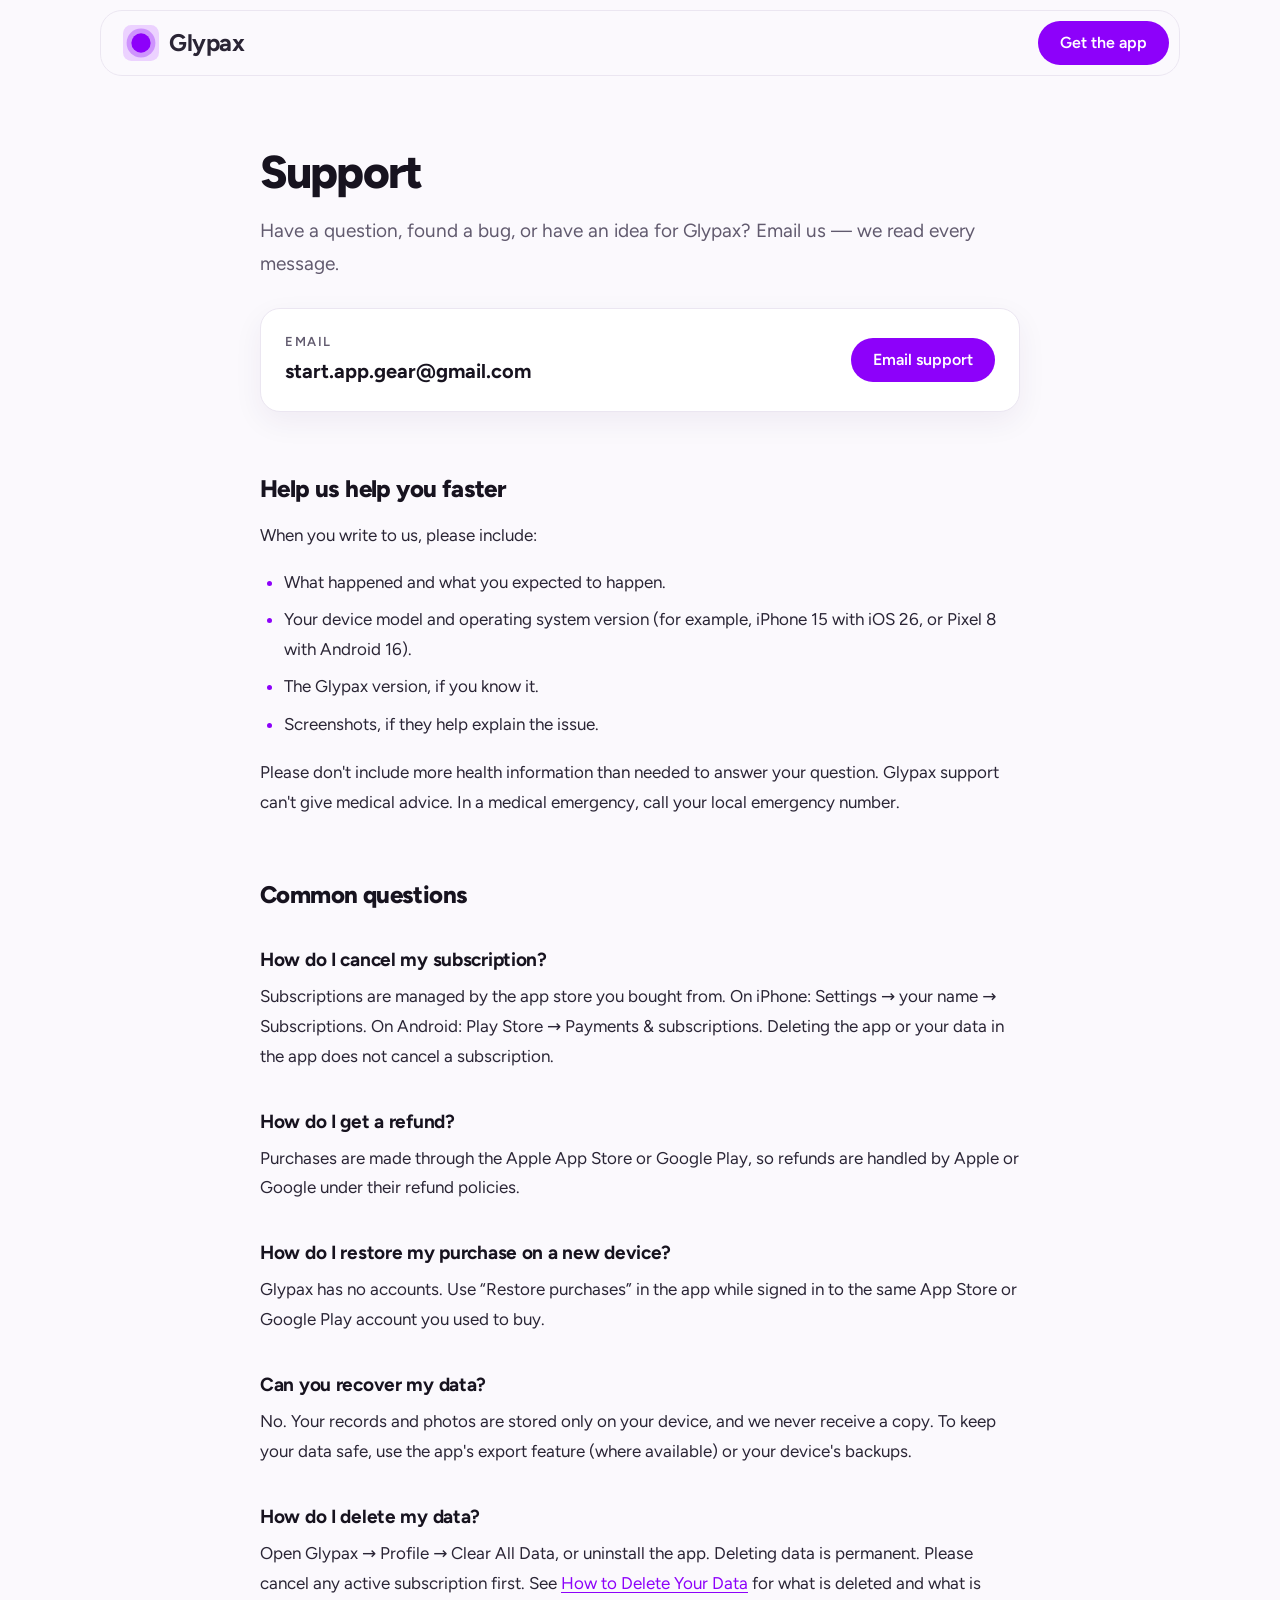
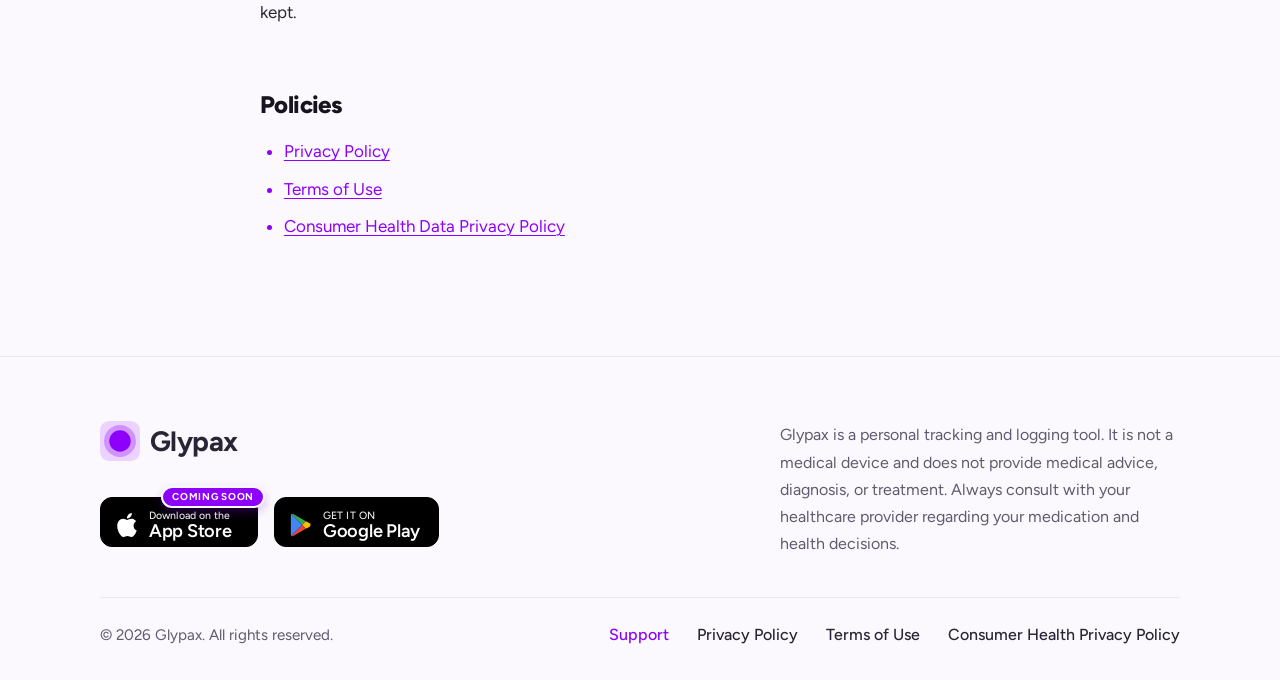
<file: support/index.html>
<!doctype html>
<html lang="en">
<head>
  <meta charset="utf-8">
  <meta name="viewport" content="width=device-width, initial-scale=1">
  <title>Support — Glypax: GLP-1 Tracker</title>
  <meta name="description" content="Get help with Glypax: GLP-1 Tracker. Contact support by email, and find answers about subscriptions, restoring purchases and your data.">
  <link rel="canonical" href="https://glypax.com/support/">
  <meta name="theme-color" content="#8D01FA">
  <meta name="color-scheme" content="light">

  <meta property="og:type" content="website">
  <meta property="og:site_name" content="Glypax">
  <meta property="og:url" content="https://glypax.com/support/">
  <meta property="og:title" content="Support — Glypax">
  <meta property="og:description" content="Get help with Glypax: GLP-1 Tracker. Contact support by email, and find answers about subscriptions, restoring purchases and your data.">
  <meta property="og:image" content="https://glypax.com/assets/img/og-image.png">
  <meta name="twitter:card" content="summary_large_image">

  <link rel="icon" href="../favicon.ico" sizes="48x48">
  <link rel="icon" href="../favicon.svg" type="image/svg+xml">
  <link rel="apple-touch-icon" href="../apple-touch-icon.png">
  <link rel="manifest" href="../site.webmanifest">

  <link rel="preload" href="../assets/fonts/figtree-latin.woff2" as="font" type="font/woff2" crossorigin>
  <link rel="stylesheet" href="../assets/css/styles.css">
</head>
<body>
  <a class="skip-link" href="#main">Skip to content</a>

  <!-- Header -->
  <header class="site-header">
    <div class="container">
      <div class="site-header__bar">
        <a class="brand" href="../" aria-label="Glypax home">
          <img class="brand__icon" src="../assets/img/logo.svg" alt="" width="36" height="36">
          <span class="brand__name">Glypax</span>
        </a>
        <a class="btn btn--primary" href="../#download">Get the app</a>
      </div>
    </div>
  </header>

  <main id="main">
    <article class="container legal support">
      <h1>Support</h1>
      <p class="support-lead">Have a question, found a bug, or have an idea for Glypax? Email us — we read every message.</p>

      <div class="support-card">
        <div class="support-card__body">
          <span class="support-card__label">Email</span>
          <a class="support-card__email" href="mailto:start.app.gear@gmail.com?subject=Glypax%20support">start.app.gear@gmail.com</a>
        </div>
        <a class="btn btn--primary" href="mailto:start.app.gear@gmail.com?subject=Glypax%20support">Email support</a>
      </div>

      <h2>Help us help you faster</h2>
      <p>When you write to us, please include:</p>
      <ul>
        <li>What happened and what you expected to happen.</li>
        <li>Your device model and operating system version (for example, iPhone 15 with iOS 26, or Pixel 8 with Android 16).</li>
        <li>The Glypax version, if you know it.</li>
        <li>Screenshots, if they help explain the issue.</li>
      </ul>
      <p>Please don't include more health information than needed to answer your question. Glypax support can't give medical advice. In a medical emergency, call your local emergency number.</p>

      <h2>Common questions</h2>

      <h3>How do I cancel my subscription?</h3>
      <p>Subscriptions are managed by the app store you bought from. On iPhone: Settings → your name → Subscriptions. On Android: Play Store → Payments &amp; subscriptions. Deleting the app or your data in the app does not cancel a subscription.</p>

      <h3>How do I get a refund?</h3>
      <p>Purchases are made through the Apple App Store or Google Play, so refunds are handled by Apple or Google under their refund policies.</p>

      <h3>How do I restore my purchase on a new device?</h3>
      <p>Glypax has no accounts. Use “Restore purchases” in the app while signed in to the same App Store or Google Play account you used to buy.</p>

      <h3>Can you recover my data?</h3>
      <p>No. Your records and photos are stored only on your device, and we never receive a copy. To keep your data safe, use the app's export feature (where available) or your device's backups.</p>

      <h3>How do I delete my data?</h3>
      <p>Open Glypax → Profile → Clear All Data, or uninstall the app. Deleting data is permanent. Please cancel any active subscription first. See <a href="../privacy-policy/#data-deletion">How to Delete Your Data</a> for what is deleted and what is kept.</p>

      <h2>Policies</h2>
      <ul>
        <li><a href="../privacy-policy/">Privacy Policy</a></li>
        <li><a href="../terms-of-use/">Terms of Use</a></li>
        <li><a href="../consumer-health-privacy-policy/">Consumer Health Data Privacy Policy</a></li>
      </ul>
    </article>
  </main>

  <!-- Footer -->
  <footer class="site-footer">
    <div class="container">
      <div class="site-footer__top">
        <div class="site-footer__brand">
          <a class="brand" href="../" aria-label="Glypax home">
            <img class="brand__icon" src="../assets/img/logo.svg" alt="" width="40" height="40">
            <span class="brand__name">Glypax</span>
          </a>
          <div class="stores stores--sm">
            <div class="store-badge" aria-label="App Store — coming soon" role="img">
              <svg class="store-badge__icon" viewBox="0 0 24 24" aria-hidden="true" fill="currentColor"><path d="M12.152 6.896c-.948 0-2.415-1.078-3.96-1.04-2.04.027-3.91 1.183-4.961 3.014-2.117 3.675-.546 9.103 1.519 12.09 1.013 1.454 2.208 3.09 3.792 3.039 1.52-.065 2.09-.987 3.935-.987 1.831 0 2.35.987 3.96.948 1.637-.026 2.676-1.48 3.676-2.948 1.156-1.688 1.636-3.325 1.662-3.415-.039-.013-3.182-1.221-3.22-4.857-.026-3.04 2.48-4.494 2.597-4.559-1.429-2.09-3.623-2.324-4.39-2.376-2-.156-3.675 1.09-4.61 1.09zM15.53 3.83c.843-1.012 1.4-2.427 1.245-3.83-1.207.052-2.662.805-3.532 1.818-.78.896-1.454 2.338-1.273 3.714 1.338.104 2.715-.688 3.559-1.701"/></svg>
              <span class="store-badge__text"><small>Download on the</small><strong>App Store</strong></span>
              <span class="store-badge__soon">Coming soon</span>
            </div>
            <a class="store-badge store-badge--live" href="https://play.google.com/store/apps/details?id=com.glypax.tracker" target="_blank" rel="noopener" aria-label="Get Glypax on Google Play">
              <svg class="store-badge__icon" viewBox="0 0 24 26" aria-hidden="true"><path fill="#4285F4" d="M1.6 1.2 13.2 13 1.6 24.8c-.4-.3-.6-.8-.6-1.4V2.6c0-.6.2-1.1.6-1.4z"/><path fill="#34A853" d="M1.6 1.2c.5-.4 1.3-.5 2-.1l13.7 7.8-4.1 4.1z"/><path fill="#FBBC04" d="m17.3 8.9 4.1 2.3c1.3.8 1.3 2.8 0 3.6l-4.1 2.3-4.1-4.1z"/><path fill="#EA4335" d="M13.2 13l4.1 4.1-13.7 7.8c-.7.4-1.5.3-2-.1z"/></svg>
              <span class="store-badge__text"><small>GET IT ON</small><strong>Google Play</strong></span>
            </a>
          </div>
        </div>

        <p class="disclaimer">
          Glypax is a personal tracking and logging tool. It is not a medical device and does not provide medical advice, diagnosis, or treatment. Always consult with your healthcare provider regarding your medication and health decisions.
        </p>
      </div>

      <div class="site-footer__bottom">
        <p class="copyright">© 2026 Glypax. All rights reserved.</p>
        <nav aria-label="Footer">
          <ul class="footer-links">
            <li><a href="../support/" aria-current="page">Support</a></li>
            <li><a href="../privacy-policy/">Privacy Policy</a></li>
            <li><a href="../terms-of-use/">Terms of Use</a></li>
            <li><a href="../consumer-health-privacy-policy/">Consumer Health Privacy Policy</a></li>
          </ul>
        </nav>
      </div>
    </div>
  </footer>
</body>
</html>
</file>
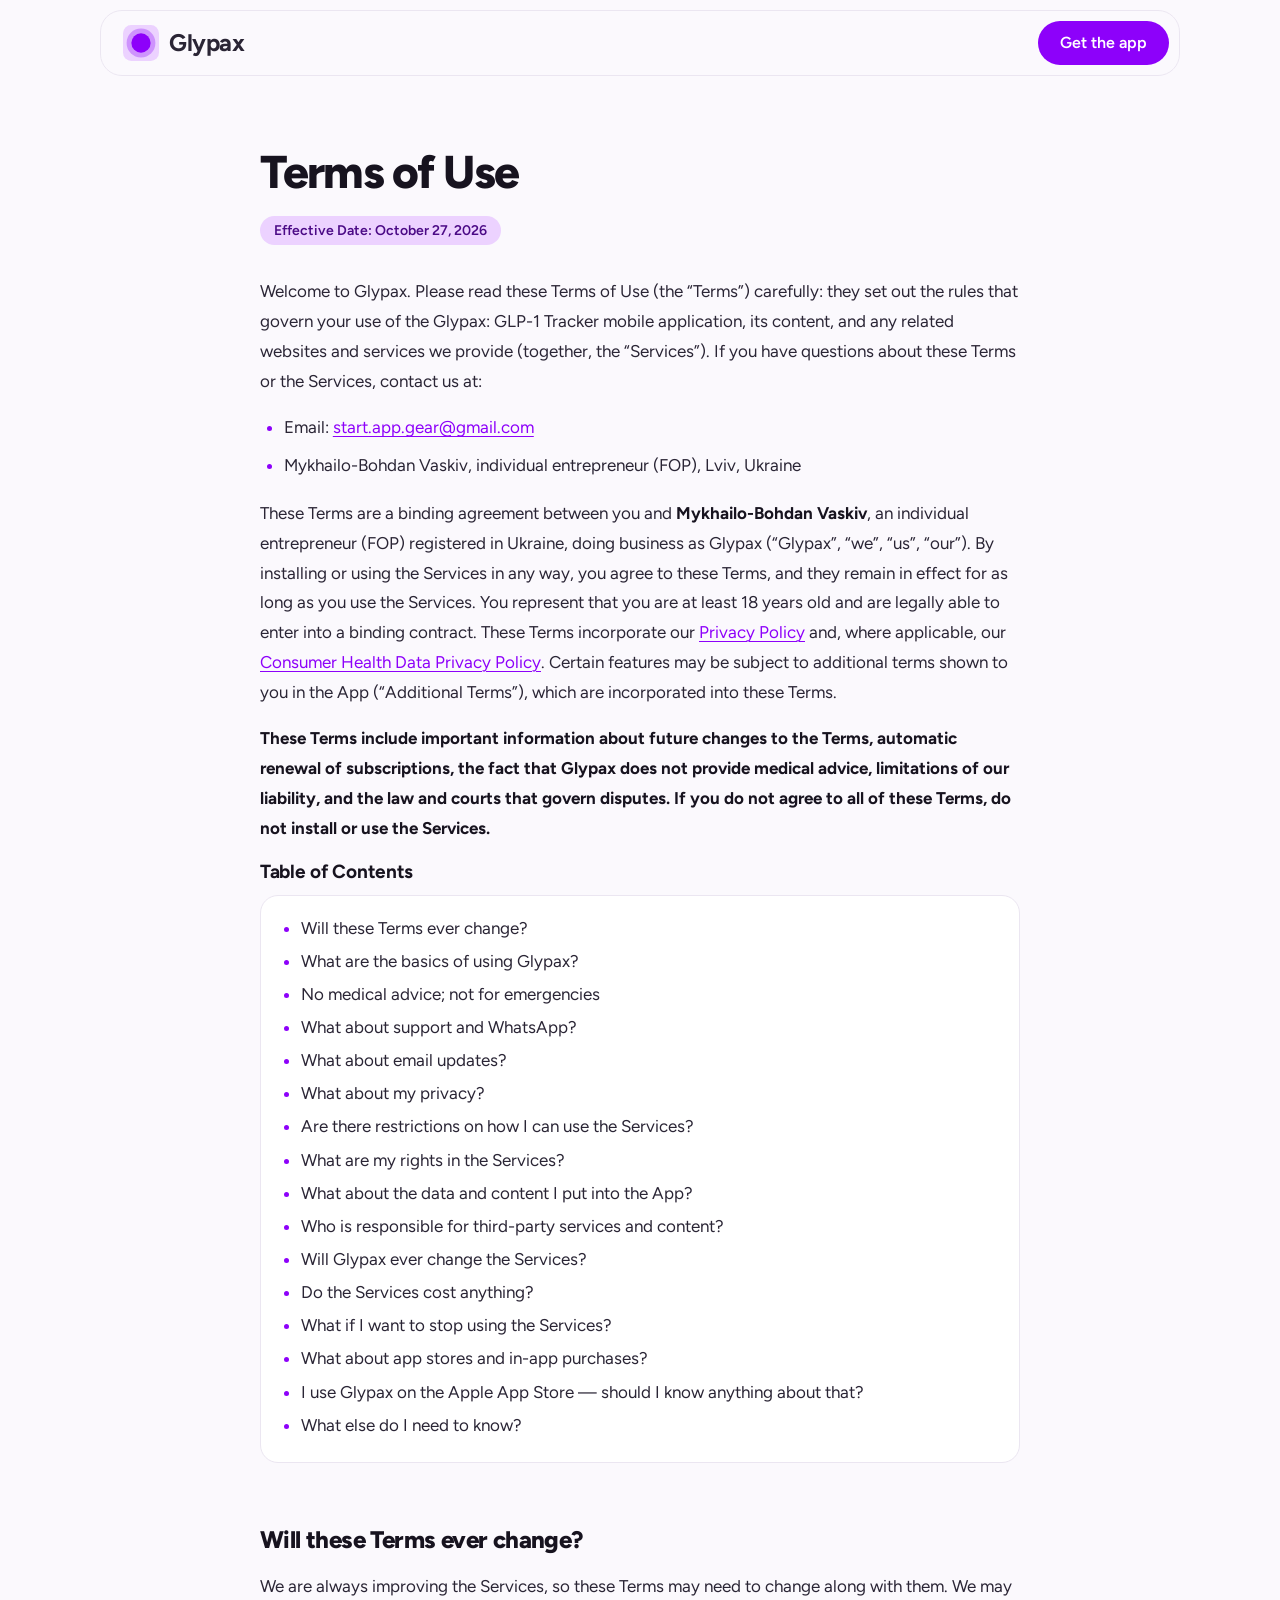
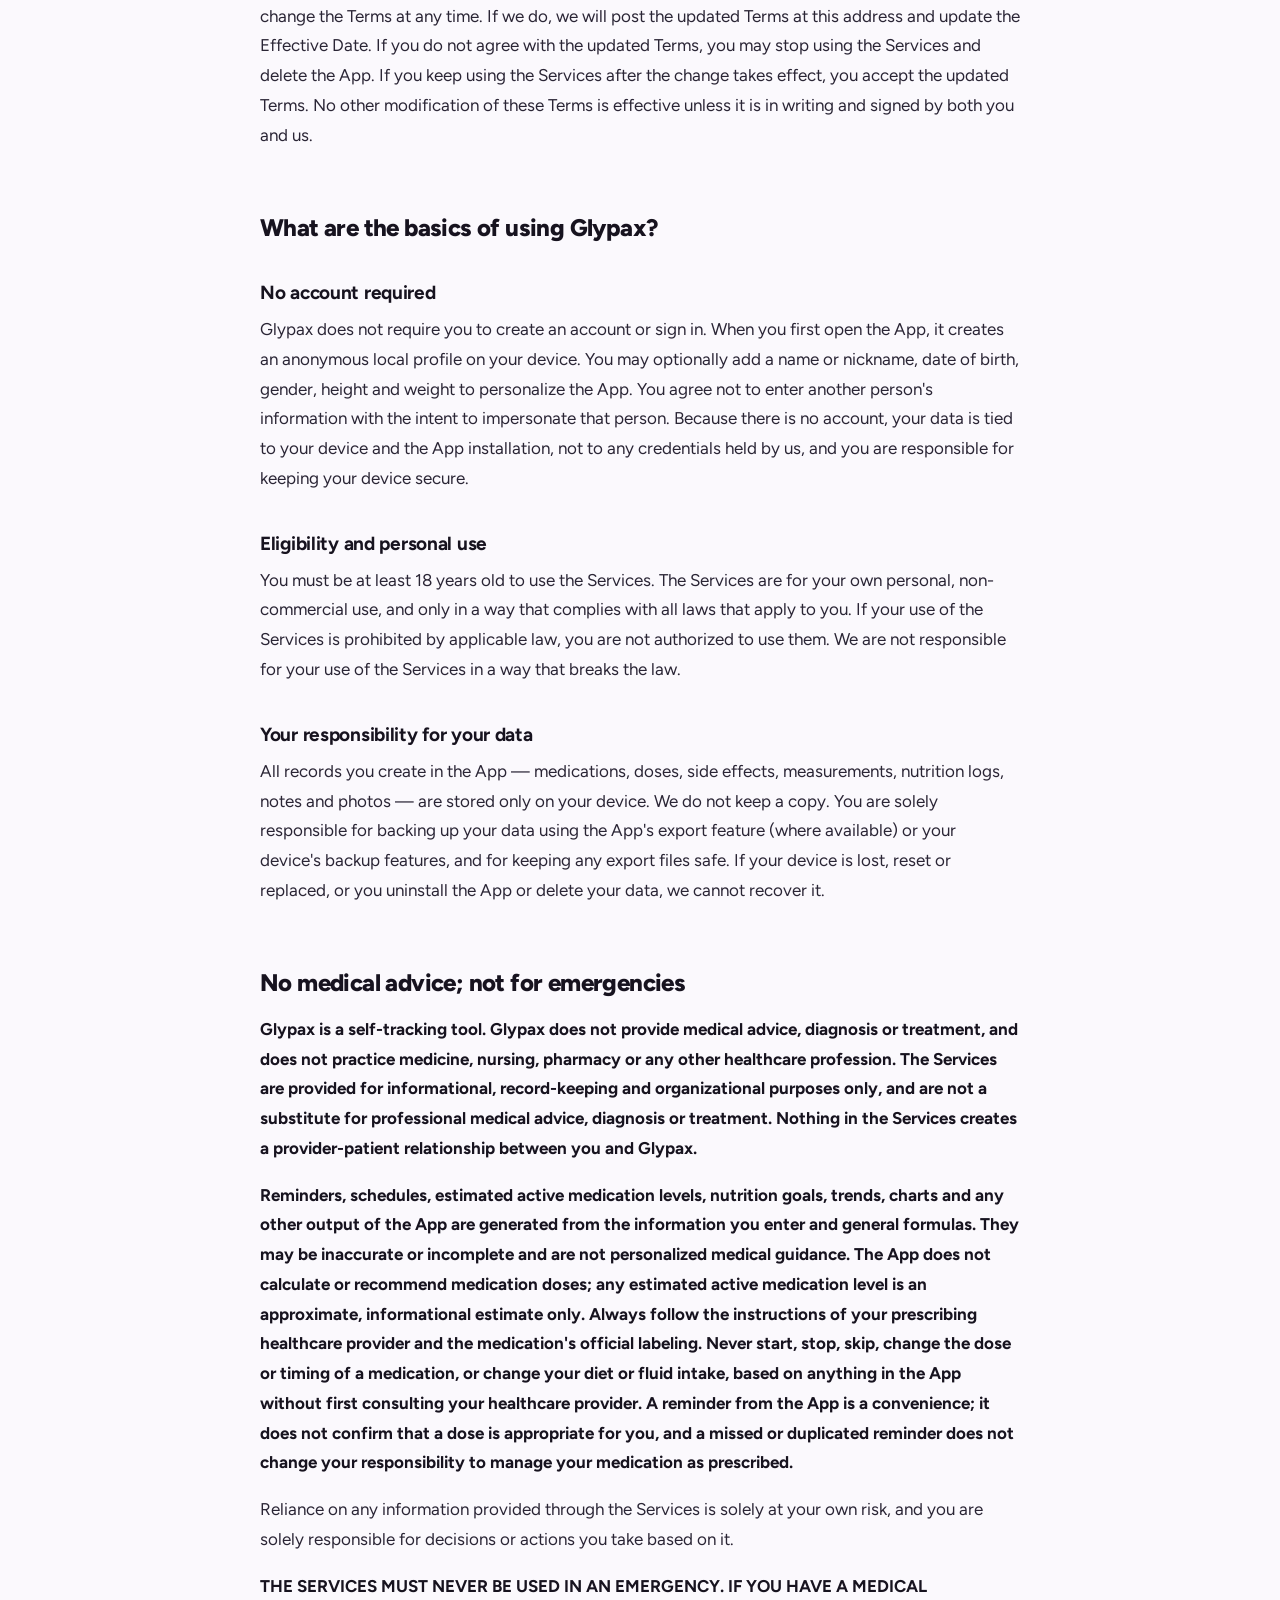
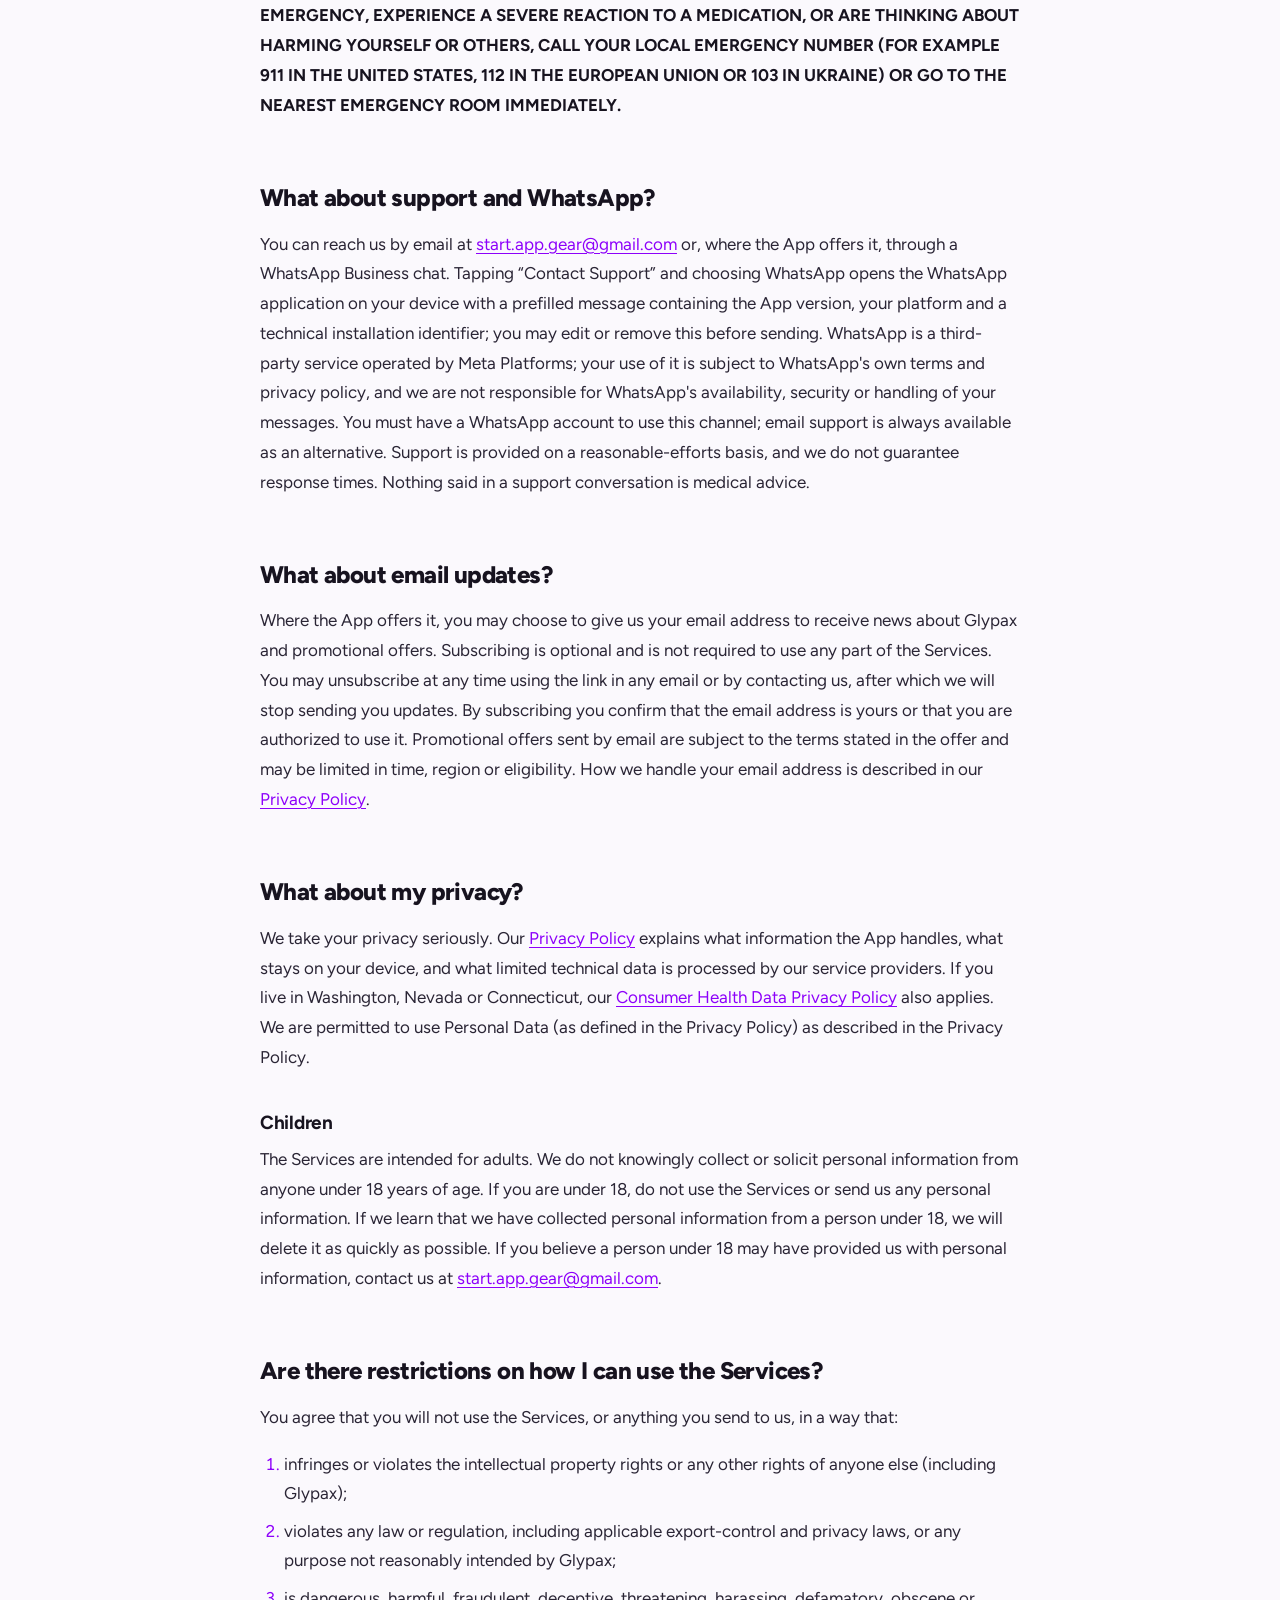
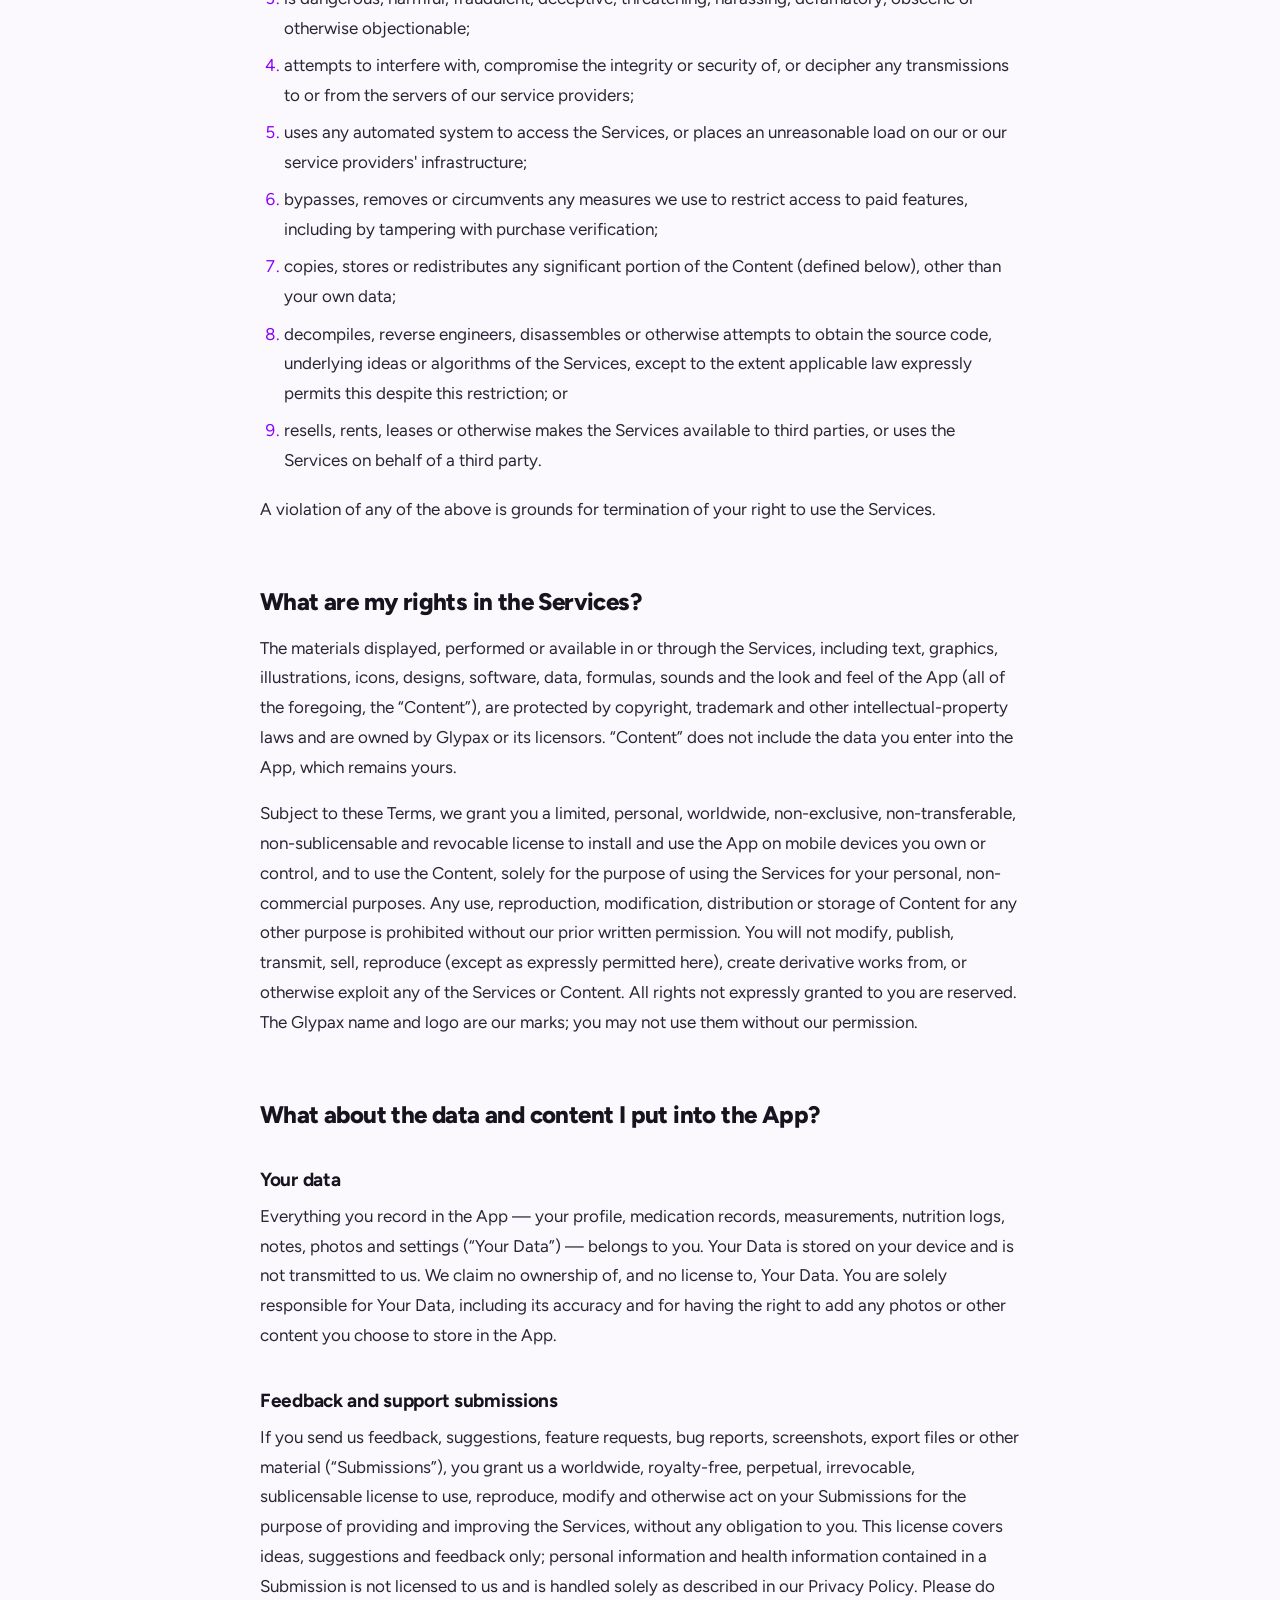
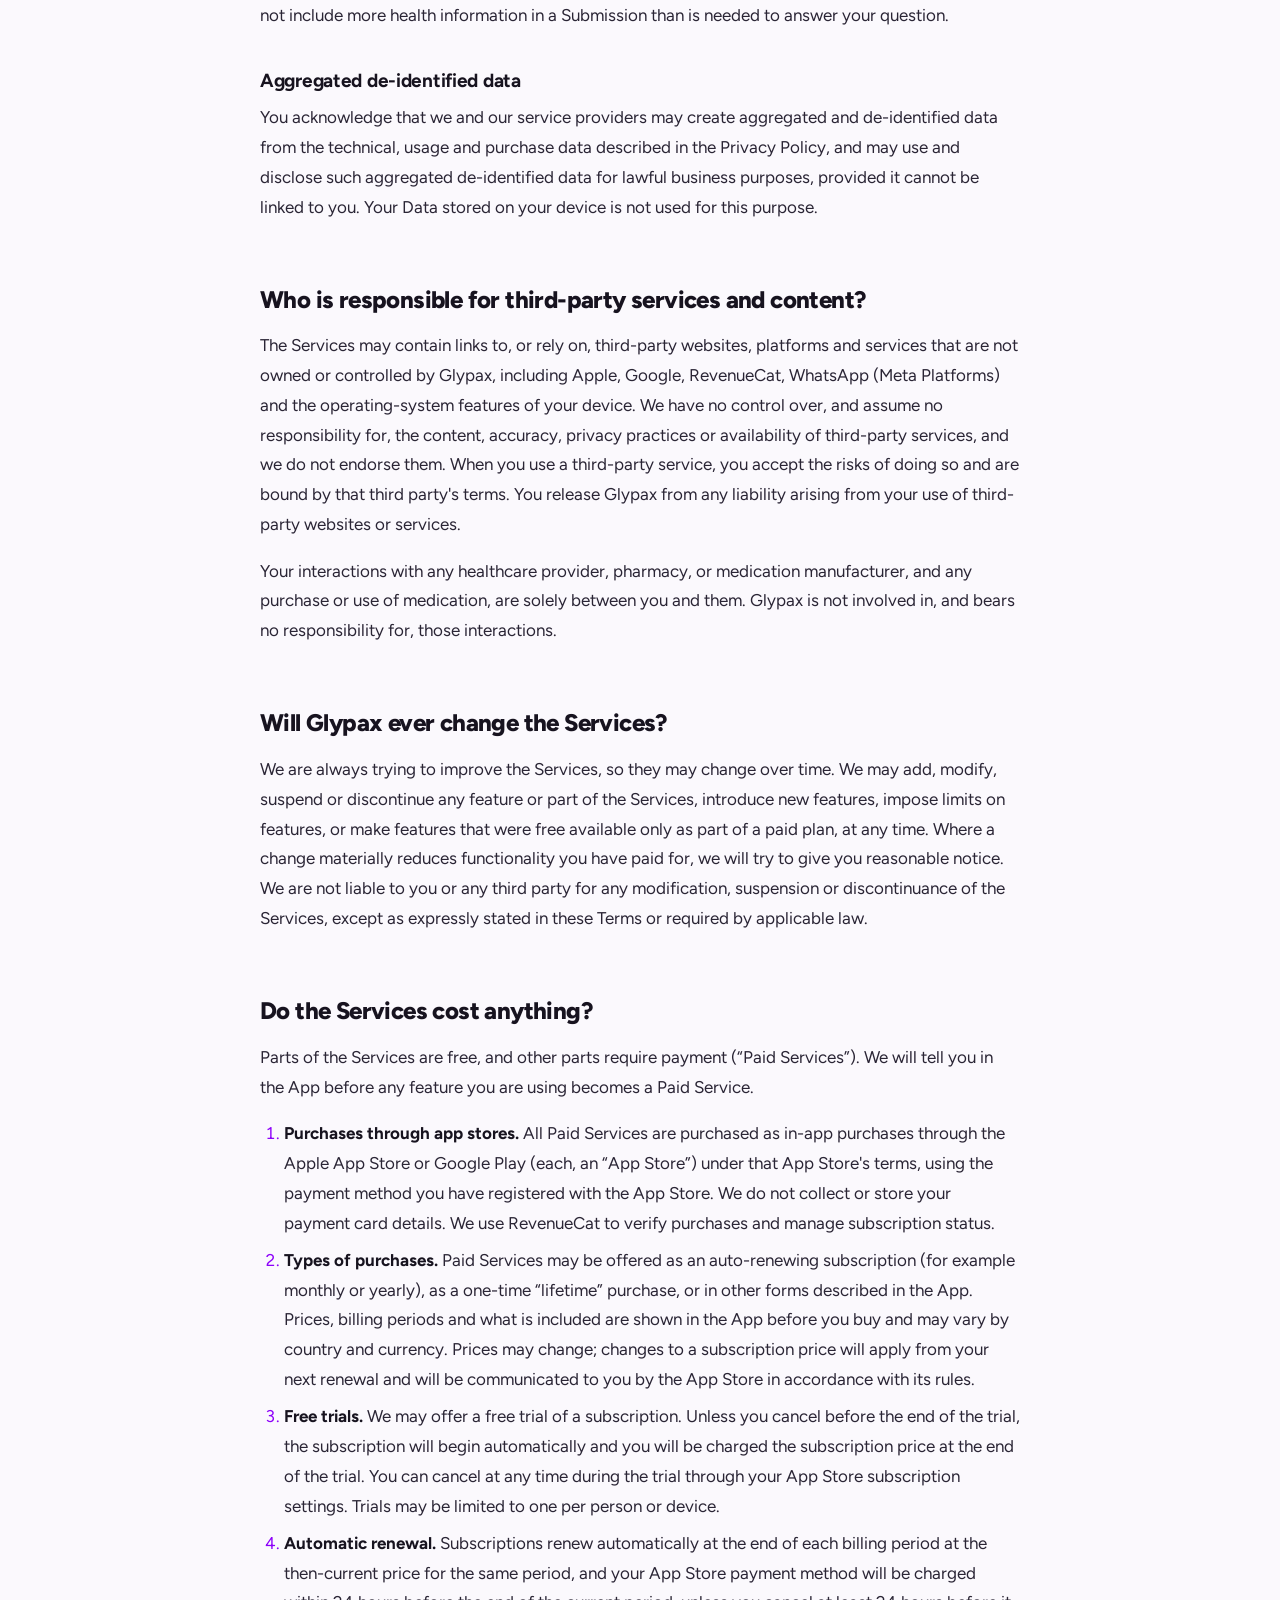
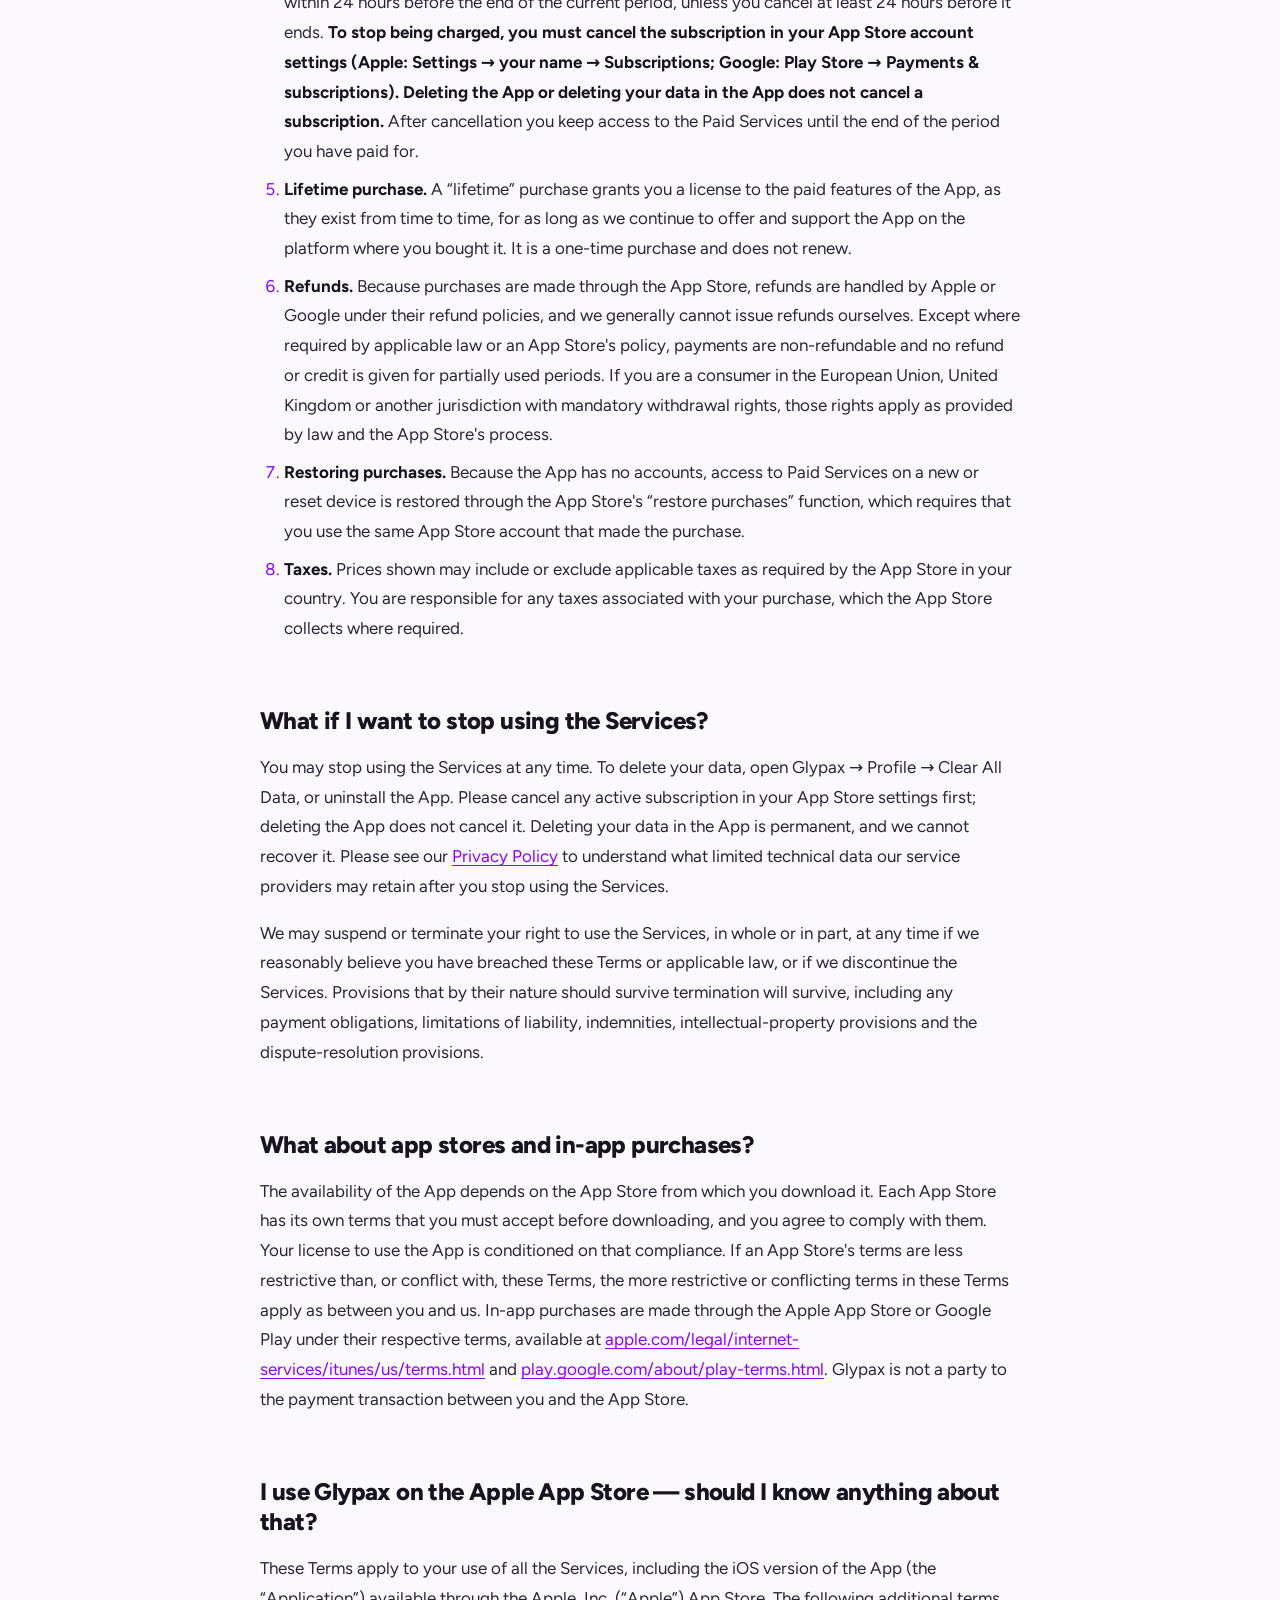
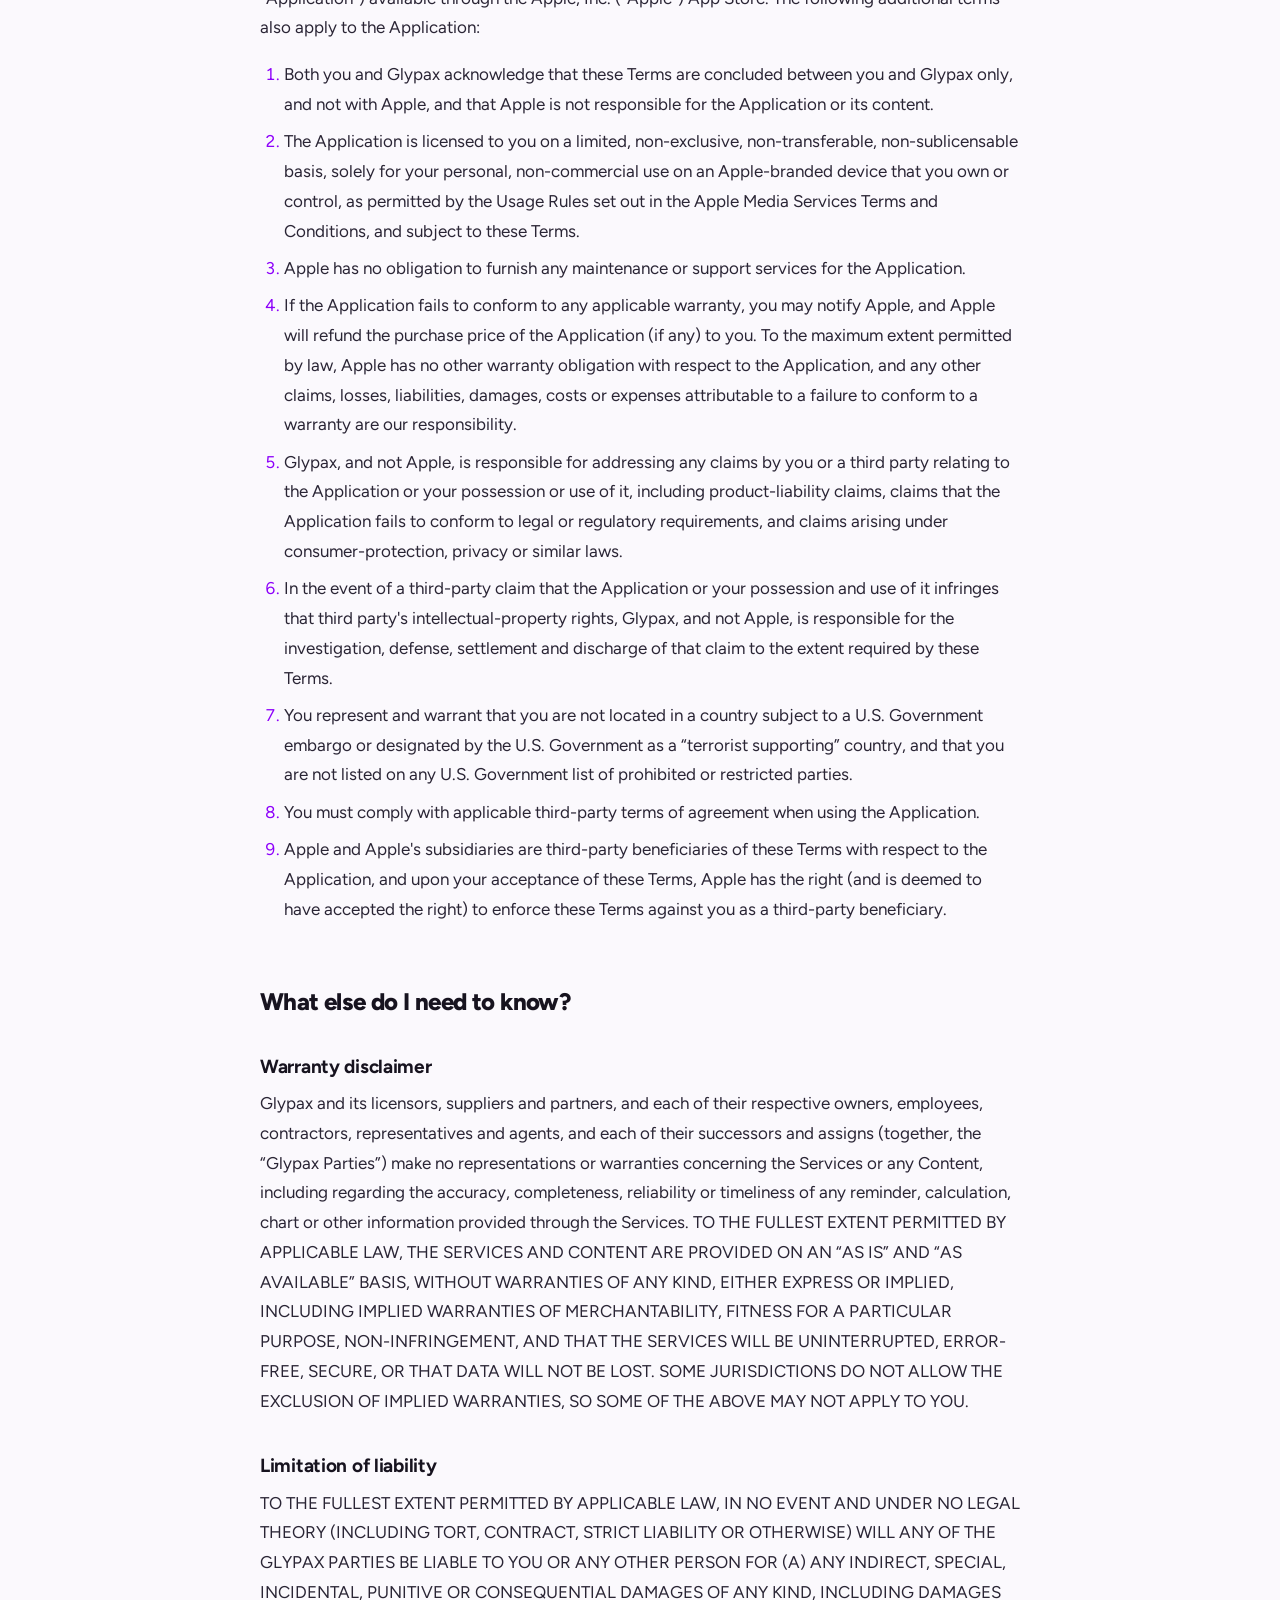
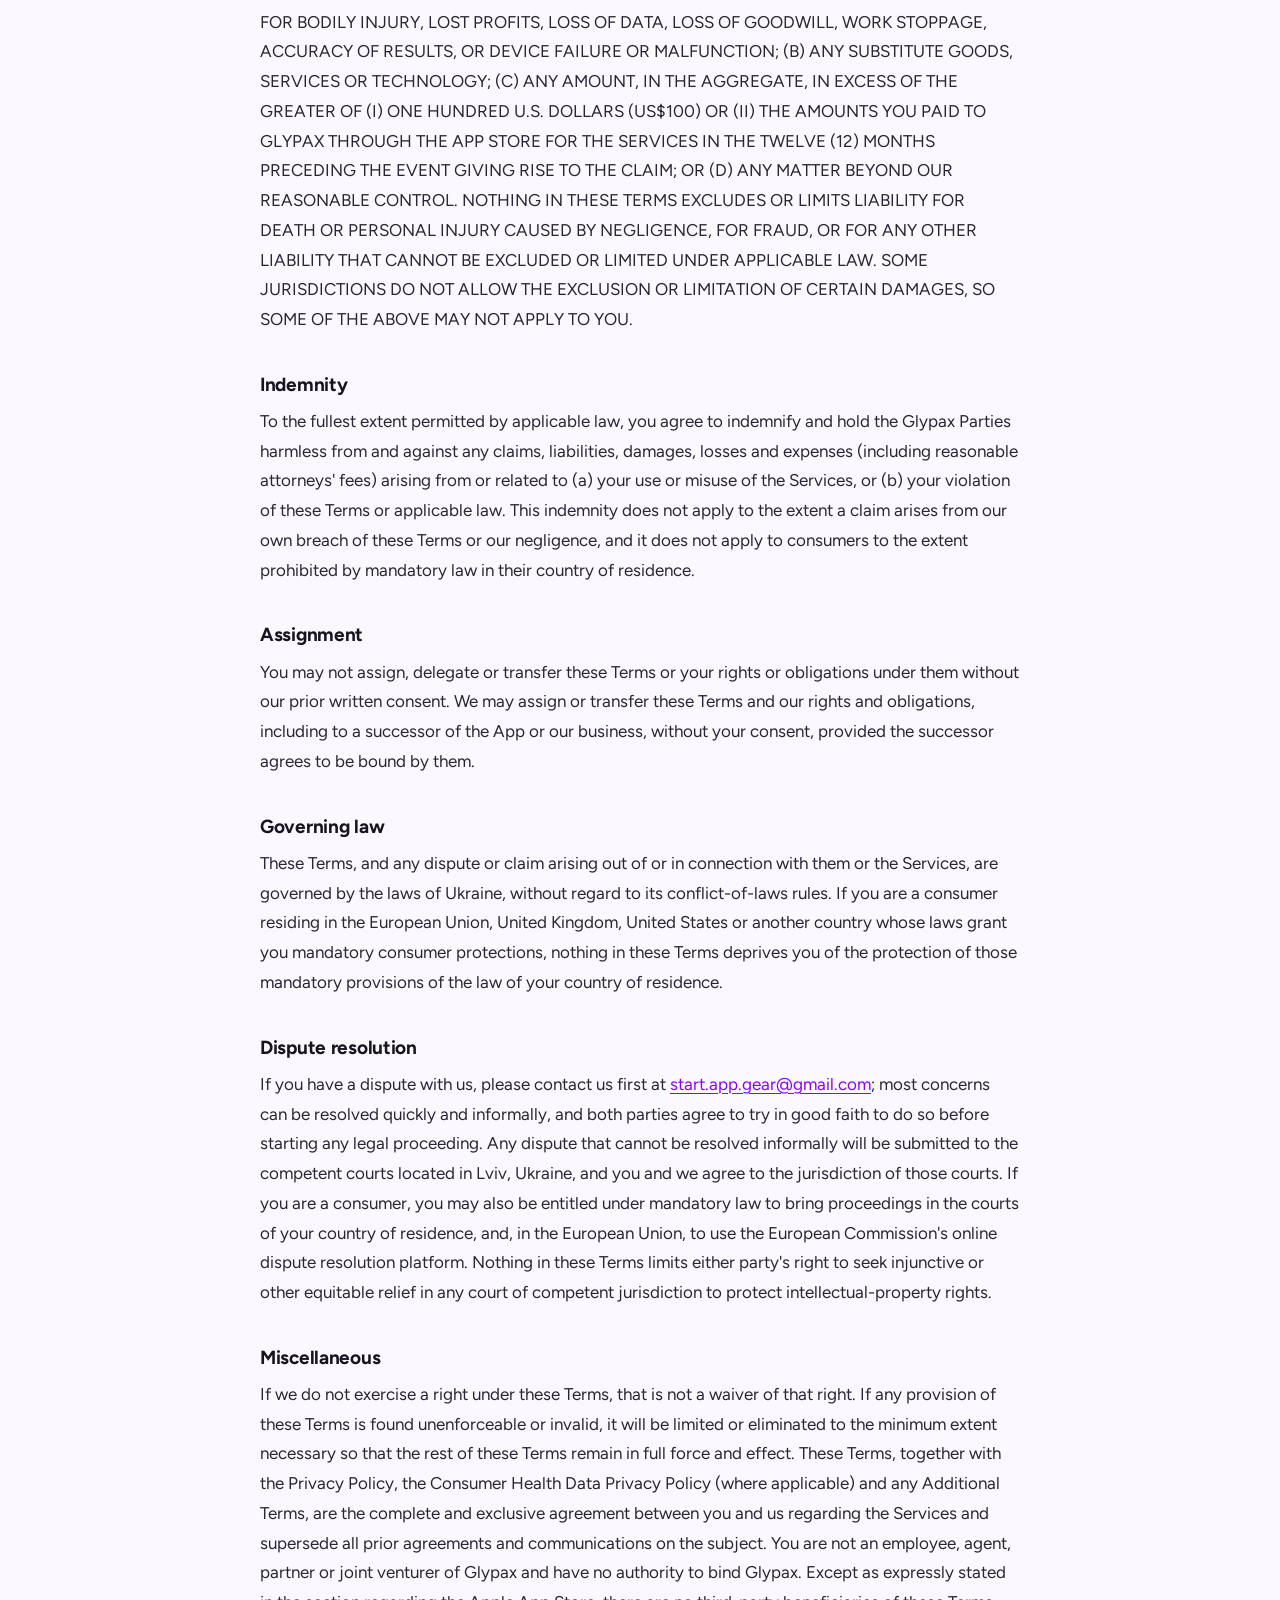
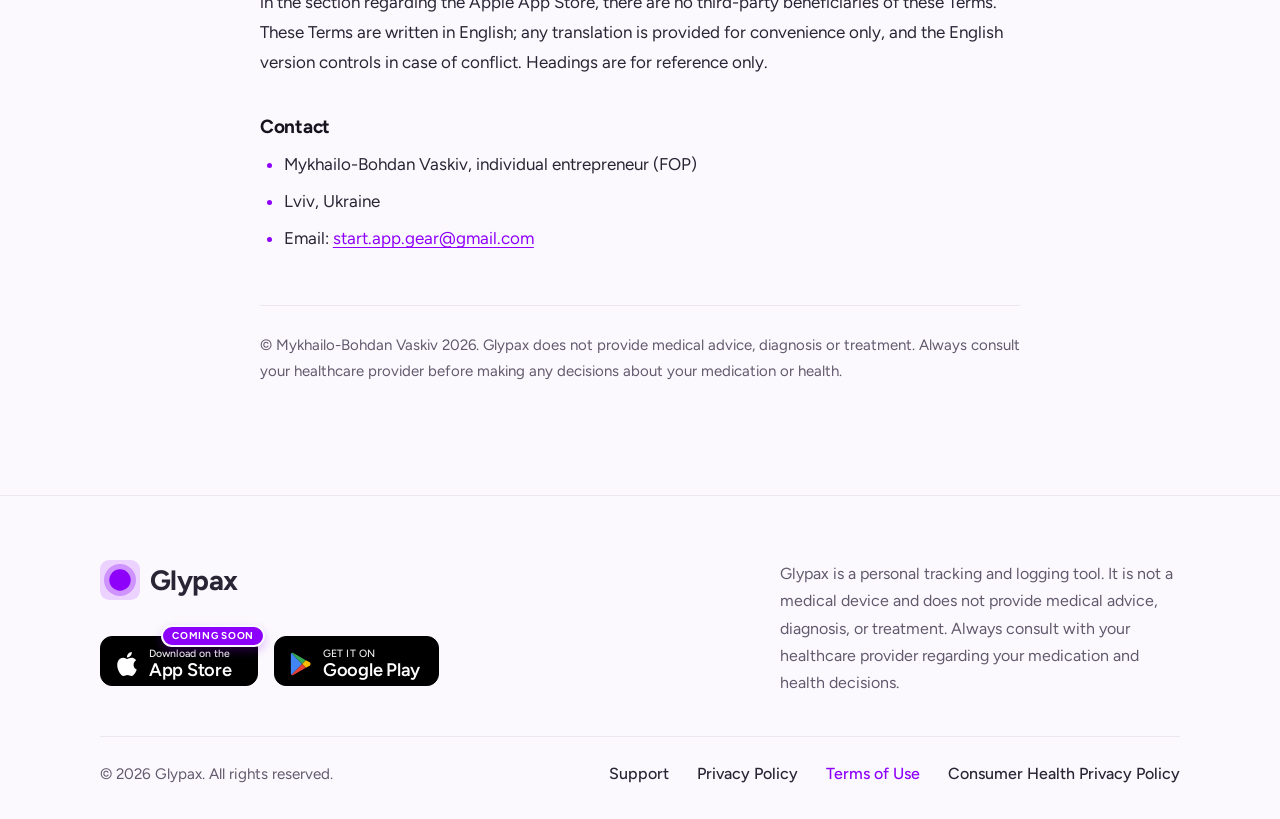
<file: terms-of-use/index.html>
<!doctype html>
<html lang="en">
<head>
  <meta charset="utf-8">
  <meta name="viewport" content="width=device-width, initial-scale=1">
  <title>Terms of Use — Glypax: GLP-1 Tracker</title>
  <meta name="description" content="The terms that govern your use of the Glypax: GLP-1 Tracker app and related services.">
  <link rel="canonical" href="https://glypax.com/terms-of-use/">
  <meta name="theme-color" content="#8D01FA">
  <meta name="color-scheme" content="light">

  <meta property="og:type" content="website">
  <meta property="og:site_name" content="Glypax">
  <meta property="og:url" content="https://glypax.com/terms-of-use/">
  <meta property="og:title" content="Terms of Use — Glypax">
  <meta property="og:description" content="The terms that govern your use of the Glypax: GLP-1 Tracker app and related services.">
  <meta property="og:image" content="https://glypax.com/assets/img/og-image.png">
  <meta name="twitter:card" content="summary_large_image">

  <link rel="icon" href="../favicon.ico" sizes="48x48">
  <link rel="icon" href="../favicon.svg" type="image/svg+xml">
  <link rel="apple-touch-icon" href="../apple-touch-icon.png">
  <link rel="manifest" href="../site.webmanifest">

  <link rel="preload" href="../assets/fonts/figtree-latin.woff2" as="font" type="font/woff2" crossorigin>
  <link rel="stylesheet" href="../assets/css/styles.css">
</head>
<body>
  <a class="skip-link" href="#main">Skip to content</a>

  <!-- Header -->
  <header class="site-header">
    <div class="container">
      <div class="site-header__bar">
        <a class="brand" href="../" aria-label="Glypax home">
          <img class="brand__icon" src="../assets/img/logo.svg" alt="" width="36" height="36">
          <span class="brand__name">Glypax</span>
        </a>
        <a class="btn btn--primary" href="../#download">Get the app</a>
      </div>
    </div>
  </header>

  <main id="main">
    <article class="container legal">
      <h1>Terms of Use</h1>
      <p class="effective">Effective Date: October 27, 2026</p>

      <p>Welcome to Glypax. Please read these Terms of Use (the “Terms”) carefully: they set out the rules that govern your use of the Glypax: GLP-1 Tracker mobile application, its content, and any related websites and services we provide (together, the “Services”). If you have questions about these Terms or the Services, contact us at:</p>
      <ul>
        <li>Email: <a href="mailto:start.app.gear@gmail.com">start.app.gear@gmail.com</a></li>
        <li>Mykhailo-Bohdan Vaskiv, individual entrepreneur (FOP), Lviv, Ukraine</li>
      </ul>

      <p>These Terms are a binding agreement between you and <strong>Mykhailo-Bohdan Vaskiv</strong>, an individual entrepreneur (FOP) registered in Ukraine, doing business as Glypax (“Glypax”, “we”, “us”, “our”). By installing or using the Services in any way, you agree to these Terms, and they remain in effect for as long as you use the Services. You represent that you are at least 18 years old and are legally able to enter into a binding contract. These Terms incorporate our <a href="../privacy-policy/">Privacy Policy</a> and, where applicable, our <a href="../consumer-health-privacy-policy/">Consumer Health Data Privacy Policy</a>. Certain features may be subject to additional terms shown to you in the App (“Additional Terms”), which are incorporated into these Terms.</p>

      <p><strong>These Terms include important information about future changes to the Terms, automatic renewal of subscriptions, the fact that Glypax does not provide medical advice, limitations of our liability, and the law and courts that govern disputes. If you do not agree to all of these Terms, do not install or use the Services.</strong></p>

      <h3 class="toc-title">Table of Contents</h3>
      <ul class="toc">
        <li><a href="#changes">Will these Terms ever change?</a></li>
        <li><a href="#basics">What are the basics of using Glypax?</a></li>
        <li><a href="#medical">No medical advice; not for emergencies</a></li>
        <li><a href="#support">What about support and WhatsApp?</a></li>
        <li><a href="#email">What about email updates?</a></li>
        <li><a href="#privacy">What about my privacy?</a></li>
        <li><a href="#restrictions">Are there restrictions on how I can use the Services?</a></li>
        <li><a href="#rights">What are my rights in the Services?</a></li>
        <li><a href="#your-content">What about the data and content I put into the App?</a></li>
        <li><a href="#third-parties">Who is responsible for third-party services and content?</a></li>
        <li><a href="#service-changes">Will Glypax ever change the Services?</a></li>
        <li><a href="#cost">Do the Services cost anything?</a></li>
        <li><a href="#stop">What if I want to stop using the Services?</a></li>
        <li><a href="#app-stores">What about app stores and in-app purchases?</a></li>
        <li><a href="#apple">I use Glypax on the Apple App Store — should I know anything about that?</a></li>
        <li><a href="#else">What else do I need to know?</a></li>
      </ul>

      <h2 id="changes">Will these Terms ever change?</h2>
      <p>We are always improving the Services, so these Terms may need to change along with them. We may change the Terms at any time. If we do, we will post the updated Terms at this address and update the Effective Date. If you do not agree with the updated Terms, you may stop using the Services and delete the App. If you keep using the Services after the change takes effect, you accept the updated Terms. No other modification of these Terms is effective unless it is in writing and signed by both you and us.</p>

      <h2 id="basics">What are the basics of using Glypax?</h2>

      <h3>No account required</h3>
      <p>Glypax does not require you to create an account or sign in. When you first open the App, it creates an anonymous local profile on your device. You may optionally add a name or nickname, date of birth, gender, height and weight to personalize the App. You agree not to enter another person's information with the intent to impersonate that person. Because there is no account, your data is tied to your device and the App installation, not to any credentials held by us, and you are responsible for keeping your device secure.</p>

      <h3>Eligibility and personal use</h3>
      <p>You must be at least 18 years old to use the Services. The Services are for your own personal, non-commercial use, and only in a way that complies with all laws that apply to you. If your use of the Services is prohibited by applicable law, you are not authorized to use them. We are not responsible for your use of the Services in a way that breaks the law.</p>

      <h3>Your responsibility for your data</h3>
      <p>All records you create in the App — medications, doses, side effects, measurements, nutrition logs, notes and photos — are stored only on your device. We do not keep a copy. You are solely responsible for backing up your data using the App's export feature (where available) or your device's backup features, and for keeping any export files safe. If your device is lost, reset or replaced, or you uninstall the App or delete your data, we cannot recover it.</p>

      <h2 id="medical">No medical advice; not for emergencies</h2>
      <p><strong>Glypax is a self-tracking tool. Glypax does not provide medical advice, diagnosis or treatment, and does not practice medicine, nursing, pharmacy or any other healthcare profession. The Services are provided for informational, record-keeping and organizational purposes only, and are not a substitute for professional medical advice, diagnosis or treatment. Nothing in the Services creates a provider-patient relationship between you and Glypax.</strong></p>
      <p><strong>Reminders, schedules, estimated active medication levels, nutrition goals, trends, charts and any other output of the App are generated from the information you enter and general formulas. They may be inaccurate or incomplete and are not personalized medical guidance. The App does not calculate or recommend medication doses; any estimated active medication level is an approximate, informational estimate only. Always follow the instructions of your prescribing healthcare provider and the medication's official labeling. Never start, stop, skip, change the dose or timing of a medication, or change your diet or fluid intake, based on anything in the App without first consulting your healthcare provider. A reminder from the App is a convenience; it does not confirm that a dose is appropriate for you, and a missed or duplicated reminder does not change your responsibility to manage your medication as prescribed.</strong></p>
      <p>Reliance on any information provided through the Services is solely at your own risk, and you are solely responsible for decisions or actions you take based on it.</p>
      <p><strong>THE SERVICES MUST NEVER BE USED IN AN EMERGENCY. IF YOU HAVE A MEDICAL EMERGENCY, EXPERIENCE A SEVERE REACTION TO A MEDICATION, OR ARE THINKING ABOUT HARMING YOURSELF OR OTHERS, CALL YOUR LOCAL EMERGENCY NUMBER (FOR EXAMPLE 911 IN THE UNITED STATES, 112 IN THE EUROPEAN UNION OR 103 IN UKRAINE) OR GO TO THE NEAREST EMERGENCY ROOM IMMEDIATELY.</strong></p>

      <h2 id="support">What about support and WhatsApp?</h2>
      <p>You can reach us by email at <a href="mailto:start.app.gear@gmail.com">start.app.gear@gmail.com</a> or, where the App offers it, through a WhatsApp Business chat. Tapping “Contact Support” and choosing WhatsApp opens the WhatsApp application on your device with a prefilled message containing the App version, your platform and a technical installation identifier; you may edit or remove this before sending. WhatsApp is a third-party service operated by Meta Platforms; your use of it is subject to WhatsApp's own terms and privacy policy, and we are not responsible for WhatsApp's availability, security or handling of your messages. You must have a WhatsApp account to use this channel; email support is always available as an alternative. Support is provided on a reasonable-efforts basis, and we do not guarantee response times. Nothing said in a support conversation is medical advice.</p>

      <h2 id="email">What about email updates?</h2>
      <p>Where the App offers it, you may choose to give us your email address to receive news about Glypax and promotional offers. Subscribing is optional and is not required to use any part of the Services. You may unsubscribe at any time using the link in any email or by contacting us, after which we will stop sending you updates. By subscribing you confirm that the email address is yours or that you are authorized to use it. Promotional offers sent by email are subject to the terms stated in the offer and may be limited in time, region or eligibility. How we handle your email address is described in our <a href="../privacy-policy/">Privacy Policy</a>.</p>

      <h2 id="privacy">What about my privacy?</h2>
      <p>We take your privacy seriously. Our <a href="../privacy-policy/">Privacy Policy</a> explains what information the App handles, what stays on your device, and what limited technical data is processed by our service providers. If you live in Washington, Nevada or Connecticut, our <a href="../consumer-health-privacy-policy/">Consumer Health Data Privacy Policy</a> also applies. We are permitted to use Personal Data (as defined in the Privacy Policy) as described in the Privacy Policy.</p>
      <h3>Children</h3>
      <p>The Services are intended for adults. We do not knowingly collect or solicit personal information from anyone under 18 years of age. If you are under 18, do not use the Services or send us any personal information. If we learn that we have collected personal information from a person under 18, we will delete it as quickly as possible. If you believe a person under 18 may have provided us with personal information, contact us at <a href="mailto:start.app.gear@gmail.com">start.app.gear@gmail.com</a>.</p>

      <h2 id="restrictions">Are there restrictions on how I can use the Services?</h2>
      <p>You agree that you will not use the Services, or anything you send to us, in a way that:</p>
      <ol>
        <li>infringes or violates the intellectual property rights or any other rights of anyone else (including Glypax);</li>
        <li>violates any law or regulation, including applicable export-control and privacy laws, or any purpose not reasonably intended by Glypax;</li>
        <li>is dangerous, harmful, fraudulent, deceptive, threatening, harassing, defamatory, obscene or otherwise objectionable;</li>
        <li>attempts to interfere with, compromise the integrity or security of, or decipher any transmissions to or from the servers of our service providers;</li>
        <li>uses any automated system to access the Services, or places an unreasonable load on our or our service providers' infrastructure;</li>
        <li>bypasses, removes or circumvents any measures we use to restrict access to paid features, including by tampering with purchase verification;</li>
        <li>copies, stores or redistributes any significant portion of the Content (defined below), other than your own data;</li>
        <li>decompiles, reverse engineers, disassembles or otherwise attempts to obtain the source code, underlying ideas or algorithms of the Services, except to the extent applicable law expressly permits this despite this restriction; or</li>
        <li>resells, rents, leases or otherwise makes the Services available to third parties, or uses the Services on behalf of a third party.</li>
      </ol>
      <p>A violation of any of the above is grounds for termination of your right to use the Services.</p>

      <h2 id="rights">What are my rights in the Services?</h2>
      <p>The materials displayed, performed or available in or through the Services, including text, graphics, illustrations, icons, designs, software, data, formulas, sounds and the look and feel of the App (all of the foregoing, the “Content”), are protected by copyright, trademark and other intellectual-property laws and are owned by Glypax or its licensors. “Content” does not include the data you enter into the App, which remains yours.</p>
      <p>Subject to these Terms, we grant you a limited, personal, worldwide, non-exclusive, non-transferable, non-sublicensable and revocable license to install and use the App on mobile devices you own or control, and to use the Content, solely for the purpose of using the Services for your personal, non-commercial purposes. Any use, reproduction, modification, distribution or storage of Content for any other purpose is prohibited without our prior written permission. You will not modify, publish, transmit, sell, reproduce (except as expressly permitted here), create derivative works from, or otherwise exploit any of the Services or Content. All rights not expressly granted to you are reserved. The Glypax name and logo are our marks; you may not use them without our permission.</p>

      <h2 id="your-content">What about the data and content I put into the App?</h2>
      <h3>Your data</h3>
      <p>Everything you record in the App — your profile, medication records, measurements, nutrition logs, notes, photos and settings (“Your Data”) — belongs to you. Your Data is stored on your device and is not transmitted to us. We claim no ownership of, and no license to, Your Data. You are solely responsible for Your Data, including its accuracy and for having the right to add any photos or other content you choose to store in the App.</p>
      <h3>Feedback and support submissions</h3>
      <p>If you send us feedback, suggestions, feature requests, bug reports, screenshots, export files or other material (“Submissions”), you grant us a worldwide, royalty-free, perpetual, irrevocable, sublicensable license to use, reproduce, modify and otherwise act on your Submissions for the purpose of providing and improving the Services, without any obligation to you. This license covers ideas, suggestions and feedback only; personal information and health information contained in a Submission is not licensed to us and is handled solely as described in our Privacy Policy. Please do not include more health information in a Submission than is needed to answer your question.</p>
      <h3>Aggregated de-identified data</h3>
      <p>You acknowledge that we and our service providers may create aggregated and de-identified data from the technical, usage and purchase data described in the Privacy Policy, and may use and disclose such aggregated de-identified data for lawful business purposes, provided it cannot be linked to you. Your Data stored on your device is not used for this purpose.</p>

      <h2 id="third-parties">Who is responsible for third-party services and content?</h2>
      <p>The Services may contain links to, or rely on, third-party websites, platforms and services that are not owned or controlled by Glypax, including Apple, Google, RevenueCat, WhatsApp (Meta Platforms) and the operating-system features of your device. We have no control over, and assume no responsibility for, the content, accuracy, privacy practices or availability of third-party services, and we do not endorse them. When you use a third-party service, you accept the risks of doing so and are bound by that third party's terms. You release Glypax from any liability arising from your use of third-party websites or services.</p>
      <p>Your interactions with any healthcare provider, pharmacy, or medication manufacturer, and any purchase or use of medication, are solely between you and them. Glypax is not involved in, and bears no responsibility for, those interactions.</p>

      <h2 id="service-changes">Will Glypax ever change the Services?</h2>
      <p>We are always trying to improve the Services, so they may change over time. We may add, modify, suspend or discontinue any feature or part of the Services, introduce new features, impose limits on features, or make features that were free available only as part of a paid plan, at any time. Where a change materially reduces functionality you have paid for, we will try to give you reasonable notice. We are not liable to you or any third party for any modification, suspension or discontinuance of the Services, except as expressly stated in these Terms or required by applicable law.</p>

      <h2 id="cost">Do the Services cost anything?</h2>
      <p>Parts of the Services are free, and other parts require payment (“Paid Services”). We will tell you in the App before any feature you are using becomes a Paid Service.</p>
      <ol>
        <li><strong>Purchases through app stores.</strong> All Paid Services are purchased as in-app purchases through the Apple App Store or Google Play (each, an “App Store”) under that App Store's terms, using the payment method you have registered with the App Store. We do not collect or store your payment card details. We use RevenueCat to verify purchases and manage subscription status.</li>
        <li><strong>Types of purchases.</strong> Paid Services may be offered as an auto-renewing subscription (for example monthly or yearly), as a one-time “lifetime” purchase, or in other forms described in the App. Prices, billing periods and what is included are shown in the App before you buy and may vary by country and currency. Prices may change; changes to a subscription price will apply from your next renewal and will be communicated to you by the App Store in accordance with its rules.</li>
        <li><strong>Free trials.</strong> We may offer a free trial of a subscription. Unless you cancel before the end of the trial, the subscription will begin automatically and you will be charged the subscription price at the end of the trial. You can cancel at any time during the trial through your App Store subscription settings. Trials may be limited to one per person or device.</li>
        <li><strong>Automatic renewal.</strong> Subscriptions renew automatically at the end of each billing period at the then-current price for the same period, and your App Store payment method will be charged within 24 hours before the end of the current period, unless you cancel at least 24 hours before it ends. <strong>To stop being charged, you must cancel the subscription in your App Store account settings (Apple: Settings → your name → Subscriptions; Google: Play Store → Payments &amp; subscriptions). Deleting the App or deleting your data in the App does not cancel a subscription.</strong> After cancellation you keep access to the Paid Services until the end of the period you have paid for.</li>
        <li><strong>Lifetime purchase.</strong> A “lifetime” purchase grants you a license to the paid features of the App, as they exist from time to time, for as long as we continue to offer and support the App on the platform where you bought it. It is a one-time purchase and does not renew.</li>
        <li><strong>Refunds.</strong> Because purchases are made through the App Store, refunds are handled by Apple or Google under their refund policies, and we generally cannot issue refunds ourselves. Except where required by applicable law or an App Store's policy, payments are non-refundable and no refund or credit is given for partially used periods. If you are a consumer in the European Union, United Kingdom or another jurisdiction with mandatory withdrawal rights, those rights apply as provided by law and the App Store's process.</li>
        <li><strong>Restoring purchases.</strong> Because the App has no accounts, access to Paid Services on a new or reset device is restored through the App Store's “restore purchases” function, which requires that you use the same App Store account that made the purchase.</li>
        <li><strong>Taxes.</strong> Prices shown may include or exclude applicable taxes as required by the App Store in your country. You are responsible for any taxes associated with your purchase, which the App Store collects where required.</li>
      </ol>

      <h2 id="stop">What if I want to stop using the Services?</h2>
      <p>You may stop using the Services at any time. To delete your data, open Glypax → Profile → Clear All Data, or uninstall the App. Please cancel any active subscription in your App Store settings first; deleting the App does not cancel it. Deleting your data in the App is permanent, and we cannot recover it. Please see our <a href="../privacy-policy/">Privacy Policy</a> to understand what limited technical data our service providers may retain after you stop using the Services.</p>
      <p>We may suspend or terminate your right to use the Services, in whole or in part, at any time if we reasonably believe you have breached these Terms or applicable law, or if we discontinue the Services. Provisions that by their nature should survive termination will survive, including any payment obligations, limitations of liability, indemnities, intellectual-property provisions and the dispute-resolution provisions.</p>

      <h2 id="app-stores">What about app stores and in-app purchases?</h2>
      <p>The availability of the App depends on the App Store from which you download it. Each App Store has its own terms that you must accept before downloading, and you agree to comply with them. Your license to use the App is conditioned on that compliance. If an App Store's terms are less restrictive than, or conflict with, these Terms, the more restrictive or conflicting terms in these Terms apply as between you and us. In-app purchases are made through the Apple App Store or Google Play under their respective terms, available at <a href="https://www.apple.com/legal/internet-services/itunes/us/terms.html" target="_blank" rel="noopener noreferrer">apple.com/legal/internet-services/itunes/us/terms.html</a> and <a href="https://play.google.com/intl/en_us/about/play-terms.html" target="_blank" rel="noopener noreferrer">play.google.com/about/play-terms.html</a>. Glypax is not a party to the payment transaction between you and the App Store.</p>

      <h2 id="apple">I use Glypax on the Apple App Store — should I know anything about that?</h2>
      <p>These Terms apply to your use of all the Services, including the iOS version of the App (the “Application”) available through the Apple, Inc. (“Apple”) App Store. The following additional terms also apply to the Application:</p>
      <ol>
        <li>Both you and Glypax acknowledge that these Terms are concluded between you and Glypax only, and not with Apple, and that Apple is not responsible for the Application or its content.</li>
        <li>The Application is licensed to you on a limited, non-exclusive, non-transferable, non-sublicensable basis, solely for your personal, non-commercial use on an Apple-branded device that you own or control, as permitted by the Usage Rules set out in the Apple Media Services Terms and Conditions, and subject to these Terms.</li>
        <li>Apple has no obligation to furnish any maintenance or support services for the Application.</li>
        <li>If the Application fails to conform to any applicable warranty, you may notify Apple, and Apple will refund the purchase price of the Application (if any) to you. To the maximum extent permitted by law, Apple has no other warranty obligation with respect to the Application, and any other claims, losses, liabilities, damages, costs or expenses attributable to a failure to conform to a warranty are our responsibility.</li>
        <li>Glypax, and not Apple, is responsible for addressing any claims by you or a third party relating to the Application or your possession or use of it, including product-liability claims, claims that the Application fails to conform to legal or regulatory requirements, and claims arising under consumer-protection, privacy or similar laws.</li>
        <li>In the event of a third-party claim that the Application or your possession and use of it infringes that third party's intellectual-property rights, Glypax, and not Apple, is responsible for the investigation, defense, settlement and discharge of that claim to the extent required by these Terms.</li>
        <li>You represent and warrant that you are not located in a country subject to a U.S. Government embargo or designated by the U.S. Government as a “terrorist supporting” country, and that you are not listed on any U.S. Government list of prohibited or restricted parties.</li>
        <li>You must comply with applicable third-party terms of agreement when using the Application.</li>
        <li>Apple and Apple's subsidiaries are third-party beneficiaries of these Terms with respect to the Application, and upon your acceptance of these Terms, Apple has the right (and is deemed to have accepted the right) to enforce these Terms against you as a third-party beneficiary.</li>
      </ol>

      <h2 id="else">What else do I need to know?</h2>

      <h3>Warranty disclaimer</h3>
      <p>Glypax and its licensors, suppliers and partners, and each of their respective owners, employees, contractors, representatives and agents, and each of their successors and assigns (together, the “Glypax Parties”) make no representations or warranties concerning the Services or any Content, including regarding the accuracy, completeness, reliability or timeliness of any reminder, calculation, chart or other information provided through the Services. TO THE FULLEST EXTENT PERMITTED BY APPLICABLE LAW, THE SERVICES AND CONTENT ARE PROVIDED ON AN “AS IS” AND “AS AVAILABLE” BASIS, WITHOUT WARRANTIES OF ANY KIND, EITHER EXPRESS OR IMPLIED, INCLUDING IMPLIED WARRANTIES OF MERCHANTABILITY, FITNESS FOR A PARTICULAR PURPOSE, NON-INFRINGEMENT, AND THAT THE SERVICES WILL BE UNINTERRUPTED, ERROR-FREE, SECURE, OR THAT DATA WILL NOT BE LOST. SOME JURISDICTIONS DO NOT ALLOW THE EXCLUSION OF IMPLIED WARRANTIES, SO SOME OF THE ABOVE MAY NOT APPLY TO YOU.</p>

      <h3>Limitation of liability</h3>
      <p>TO THE FULLEST EXTENT PERMITTED BY APPLICABLE LAW, IN NO EVENT AND UNDER NO LEGAL THEORY (INCLUDING TORT, CONTRACT, STRICT LIABILITY OR OTHERWISE) WILL ANY OF THE GLYPAX PARTIES BE LIABLE TO YOU OR ANY OTHER PERSON FOR (A) ANY INDIRECT, SPECIAL, INCIDENTAL, PUNITIVE OR CONSEQUENTIAL DAMAGES OF ANY KIND, INCLUDING DAMAGES FOR BODILY INJURY, LOST PROFITS, LOSS OF DATA, LOSS OF GOODWILL, WORK STOPPAGE, ACCURACY OF RESULTS, OR DEVICE FAILURE OR MALFUNCTION; (B) ANY SUBSTITUTE GOODS, SERVICES OR TECHNOLOGY; (C) ANY AMOUNT, IN THE AGGREGATE, IN EXCESS OF THE GREATER OF (I) ONE HUNDRED U.S. DOLLARS (US$100) OR (II) THE AMOUNTS YOU PAID TO GLYPAX THROUGH THE APP STORE FOR THE SERVICES IN THE TWELVE (12) MONTHS PRECEDING THE EVENT GIVING RISE TO THE CLAIM; OR (D) ANY MATTER BEYOND OUR REASONABLE CONTROL. NOTHING IN THESE TERMS EXCLUDES OR LIMITS LIABILITY FOR DEATH OR PERSONAL INJURY CAUSED BY NEGLIGENCE, FOR FRAUD, OR FOR ANY OTHER LIABILITY THAT CANNOT BE EXCLUDED OR LIMITED UNDER APPLICABLE LAW. SOME JURISDICTIONS DO NOT ALLOW THE EXCLUSION OR LIMITATION OF CERTAIN DAMAGES, SO SOME OF THE ABOVE MAY NOT APPLY TO YOU.</p>

      <h3>Indemnity</h3>
      <p>To the fullest extent permitted by applicable law, you agree to indemnify and hold the Glypax Parties harmless from and against any claims, liabilities, damages, losses and expenses (including reasonable attorneys' fees) arising from or related to (a) your use or misuse of the Services, or (b) your violation of these Terms or applicable law. This indemnity does not apply to the extent a claim arises from our own breach of these Terms or our negligence, and it does not apply to consumers to the extent prohibited by mandatory law in their country of residence.</p>

      <h3>Assignment</h3>
      <p>You may not assign, delegate or transfer these Terms or your rights or obligations under them without our prior written consent. We may assign or transfer these Terms and our rights and obligations, including to a successor of the App or our business, without your consent, provided the successor agrees to be bound by them.</p>

      <h3>Governing law</h3>
      <p>These Terms, and any dispute or claim arising out of or in connection with them or the Services, are governed by the laws of Ukraine, without regard to its conflict-of-laws rules. If you are a consumer residing in the European Union, United Kingdom, United States or another country whose laws grant you mandatory consumer protections, nothing in these Terms deprives you of the protection of those mandatory provisions of the law of your country of residence.</p>

      <h3>Dispute resolution</h3>
      <p>If you have a dispute with us, please contact us first at <a href="mailto:start.app.gear@gmail.com">start.app.gear@gmail.com</a>; most concerns can be resolved quickly and informally, and both parties agree to try in good faith to do so before starting any legal proceeding. Any dispute that cannot be resolved informally will be submitted to the competent courts located in Lviv, Ukraine, and you and we agree to the jurisdiction of those courts. If you are a consumer, you may also be entitled under mandatory law to bring proceedings in the courts of your country of residence, and, in the European Union, to use the European Commission's online dispute resolution platform. Nothing in these Terms limits either party's right to seek injunctive or other equitable relief in any court of competent jurisdiction to protect intellectual-property rights.</p>

      <h3>Miscellaneous</h3>
      <p>If we do not exercise a right under these Terms, that is not a waiver of that right. If any provision of these Terms is found unenforceable or invalid, it will be limited or eliminated to the minimum extent necessary so that the rest of these Terms remain in full force and effect. These Terms, together with the Privacy Policy, the Consumer Health Data Privacy Policy (where applicable) and any Additional Terms, are the complete and exclusive agreement between you and us regarding the Services and supersede all prior agreements and communications on the subject. You are not an employee, agent, partner or joint venturer of Glypax and have no authority to bind Glypax. Except as expressly stated in the section regarding the Apple App Store, there are no third-party beneficiaries of these Terms. These Terms are written in English; any translation is provided for convenience only, and the English version controls in case of conflict. Headings are for reference only.</p>

      <h3>Contact</h3>
      <ul>
        <li>Mykhailo-Bohdan Vaskiv, individual entrepreneur (FOP)</li>
        <li>Lviv, Ukraine</li>
        <li>Email: <a href="mailto:start.app.gear@gmail.com">start.app.gear@gmail.com</a></li>
      </ul>

      <hr>
      <p class="doc-note">© Mykhailo-Bohdan Vaskiv 2026. Glypax does not provide medical advice, diagnosis or treatment. Always consult your healthcare provider before making any decisions about your medication or health.</p>
    </article>
  </main>

  <!-- Footer -->
  <footer class="site-footer">
    <div class="container">
      <div class="site-footer__top">
        <div class="site-footer__brand">
          <a class="brand" href="../" aria-label="Glypax home">
            <img class="brand__icon" src="../assets/img/logo.svg" alt="" width="40" height="40">
            <span class="brand__name">Glypax</span>
          </a>
          <div class="stores stores--sm">
            <div class="store-badge" aria-label="App Store — coming soon" role="img">
              <svg class="store-badge__icon" viewBox="0 0 24 24" aria-hidden="true" fill="currentColor"><path d="M12.152 6.896c-.948 0-2.415-1.078-3.96-1.04-2.04.027-3.91 1.183-4.961 3.014-2.117 3.675-.546 9.103 1.519 12.09 1.013 1.454 2.208 3.09 3.792 3.039 1.52-.065 2.09-.987 3.935-.987 1.831 0 2.35.987 3.96.948 1.637-.026 2.676-1.48 3.676-2.948 1.156-1.688 1.636-3.325 1.662-3.415-.039-.013-3.182-1.221-3.22-4.857-.026-3.04 2.48-4.494 2.597-4.559-1.429-2.09-3.623-2.324-4.39-2.376-2-.156-3.675 1.09-4.61 1.09zM15.53 3.83c.843-1.012 1.4-2.427 1.245-3.83-1.207.052-2.662.805-3.532 1.818-.78.896-1.454 2.338-1.273 3.714 1.338.104 2.715-.688 3.559-1.701"/></svg>
              <span class="store-badge__text"><small>Download on the</small><strong>App Store</strong></span>
              <span class="store-badge__soon">Coming soon</span>
            </div>
            <a class="store-badge store-badge--live" href="https://play.google.com/store/apps/details?id=com.glypax.tracker" target="_blank" rel="noopener" aria-label="Get Glypax on Google Play">
              <svg class="store-badge__icon" viewBox="0 0 24 26" aria-hidden="true"><path fill="#4285F4" d="M1.6 1.2 13.2 13 1.6 24.8c-.4-.3-.6-.8-.6-1.4V2.6c0-.6.2-1.1.6-1.4z"/><path fill="#34A853" d="M1.6 1.2c.5-.4 1.3-.5 2-.1l13.7 7.8-4.1 4.1z"/><path fill="#FBBC04" d="m17.3 8.9 4.1 2.3c1.3.8 1.3 2.8 0 3.6l-4.1 2.3-4.1-4.1z"/><path fill="#EA4335" d="M13.2 13l4.1 4.1-13.7 7.8c-.7.4-1.5.3-2-.1z"/></svg>
              <span class="store-badge__text"><small>GET IT ON</small><strong>Google Play</strong></span>
            </a>
          </div>
        </div>

        <p class="disclaimer">
          Glypax is a personal tracking and logging tool. It is not a medical device and does not provide medical advice, diagnosis, or treatment. Always consult with your healthcare provider regarding your medication and health decisions.
        </p>
      </div>

      <div class="site-footer__bottom">
        <p class="copyright">© 2026 Glypax. All rights reserved.</p>
        <nav aria-label="Footer">
          <ul class="footer-links">
            <li><a href="../support/">Support</a></li>
            <li><a href="../privacy-policy/">Privacy Policy</a></li>
            <li><a href="../terms-of-use/" aria-current="page">Terms of Use</a></li>
            <li><a href="../consumer-health-privacy-policy/">Consumer Health Privacy Policy</a></li>
          </ul>
        </nav>
      </div>
    </div>
  </footer>
</body>
</html>
</file>
<file: assets/css/styles.css>
/* ==========================================================================
   Glypax — landing page styles
   ========================================================================== */

/* Fonts (self-hosted, no third-party requests) */
@font-face {
  font-family: "Figtree";
  font-style: normal;
  font-weight: 300 900;
  font-display: swap;
  src: url("../fonts/figtree-latin.woff2") format("woff2");
  unicode-range: U+0000-00FF, U+0131, U+0152-0153, U+02BB-02BC, U+02C6, U+02DA,
    U+02DC, U+0304, U+0308, U+0329, U+2000-206F, U+20AC, U+2122, U+2191, U+2193,
    U+2212, U+2215, U+FEFF, U+FFFD;
}
@font-face {
  font-family: "Figtree";
  font-style: normal;
  font-weight: 300 900;
  font-display: swap;
  src: url("../fonts/figtree-latin-ext.woff2") format("woff2");
  unicode-range: U+0100-02BA, U+02BD-02C5, U+02C7-02CC, U+02CE-02D7, U+02DD-02FF,
    U+0304, U+0308, U+0329, U+1D00-1DBF, U+1E00-1E9F, U+1EF2-1EFF, U+2020,
    U+20A0-20AB, U+20AD-20C0, U+2113, U+2C60-2C7F, U+A720-A7FF;
}

/* Tokens ------------------------------------------------------------------ */
:root {
  color-scheme: light;

  /* Brand (sampled from the Glypax logo) */
  --purple: #8d01fa;
  --purple-hover: #7600d4;
  --purple-ring: #ce93fd;
  --purple-tint: #ecd2ff;

  /* Neutrals */
  --bg: #fbf9fd;
  --surface: #ffffff;
  --ink: #17131f;
  --ink-soft: #2a2535;
  --muted: #615a6e;
  --line: #ebe6f1;

  --radius-pill: 999px;
  --container: 1080px;
  --gutter: clamp(16px, 4vw, 32px);
  --header-h: 64px;

  --font: "Figtree", ui-sans-serif, system-ui, -apple-system, "Segoe UI", Roboto,
    "Helvetica Neue", Arial, sans-serif;
}

/* Base -------------------------------------------------------------------- */
*,
*::before,
*::after {
  box-sizing: border-box;
}

html {
  -webkit-text-size-adjust: 100%;
  text-size-adjust: 100%;
}

@media (prefers-reduced-motion: no-preference) {
  html {
    scroll-behavior: smooth;
  }
}

body {
  margin: 0;
  background: var(--bg);
  color: var(--ink);
  font-family: var(--font);
  font-size: 1rem;
  line-height: 1.6;
  -webkit-font-smoothing: antialiased;
  -moz-osx-font-smoothing: grayscale;
  overflow-x: clip;
}

img,
svg {
  display: block;
  max-width: 100%;
}

a {
  color: inherit;
}

:focus-visible {
  outline: 3px solid var(--purple);
  outline-offset: 3px;
  border-radius: 6px;
}

.container {
  width: 100%;
  max-width: calc(var(--container) + var(--gutter) * 2);
  margin-inline: auto;
  padding-inline: var(--gutter);
}

.skip-link {
  position: absolute;
  left: 16px;
  top: -100px;
  z-index: 100;
  padding: 10px 16px;
  background: var(--ink);
  color: #fff;
  border-radius: 10px;
  font-weight: 600;
  text-decoration: none;
}
.skip-link:focus {
  top: 16px;
}

.visually-hidden {
  position: absolute !important;
  width: 1px;
  height: 1px;
  padding: 0;
  margin: -1px;
  overflow: hidden;
  clip: rect(0 0 0 0);
  white-space: nowrap;
  border: 0;
}

/* Brand (logo + wordmark) -------------------------------------------------- */
.brand {
  display: inline-flex;
  align-items: center;
  gap: 10px;
  text-decoration: none;
  color: var(--ink-soft);
  border-radius: 12px;
}
.brand__icon {
  width: 36px;
  height: 36px;
  flex: none;
}
.brand__name {
  font-size: 1.5rem;
  font-weight: 700;
  letter-spacing: -0.02em;
  line-height: 1;
}

/* Header ------------------------------------------------------------------ */
.site-header {
  position: sticky;
  top: 0;
  z-index: 50;
  padding-top: 10px;
}
.site-header__bar {
  display: flex;
  align-items: center;
  justify-content: space-between;
  gap: 16px;
  min-height: var(--header-h);
  padding: 10px 10px 10px 22px;
  background: rgb(251 249 253 / 0.82);
  border: 1px solid var(--line);
  border-radius: 22px;
  -webkit-backdrop-filter: saturate(160%) blur(14px);
  backdrop-filter: saturate(160%) blur(14px);
}

.btn {
  display: inline-flex;
  align-items: center;
  justify-content: center;
  gap: 8px;
  min-height: 44px;
  padding: 10px 22px;
  border-radius: var(--radius-pill);
  font: inherit;
  font-size: 1rem;
  font-weight: 600;
  line-height: 1.2;
  text-decoration: none;
  white-space: nowrap;
  cursor: pointer;
  transition: background-color 0.18s ease, transform 0.18s ease;
}
.btn--primary {
  background: var(--purple);
  color: #fff;
}
.btn--primary:hover {
  background: var(--purple-hover);
}
.btn--primary:active {
  transform: translateY(1px);
}

/* Hero -------------------------------------------------------------------- */
.hero {
  padding-block: clamp(40px, 7vw, 96px) clamp(32px, 5vw, 64px);
}
.hero__grid {
  display: grid;
  grid-template-columns: minmax(0, 1.08fr) minmax(0, 1fr);
  align-items: center;
  gap: clamp(24px, 4vw, 48px);
}

.hero__title {
  margin: 0;
  font-size: clamp(2.125rem, 1.15rem + 2.6vw, 2.875rem);
  font-weight: 800;
  line-height: 1.08;
  letter-spacing: -0.04em;
  color: var(--ink);
  text-wrap: balance;
}
.hero__title .line {
  display: block;
}
.hl {
  color: var(--purple);
  white-space: nowrap;
  padding-bottom: 0.1em;
  background: url("data:image/svg+xml,%3Csvg xmlns='http://www.w3.org/2000/svg' viewBox='0 0 200 14' preserveAspectRatio='none'%3E%3Cpath d='M3 9.5C45 4 105 3.2 197 6.2' fill='none' stroke='%23CE93FD' stroke-width='4.2' stroke-linecap='round'/%3E%3Cpath d='M14 12.2C70 8.6 128 8.2 186 9.6' fill='none' stroke='%23CE93FD' stroke-width='2.6' stroke-linecap='round' opacity='.75'/%3E%3C/svg%3E")
    no-repeat left bottom / 100% 0.26em;
}

.hero__text {
  margin: 24px 0 0;
  max-width: 34rem;
  font-size: clamp(1.0625rem, 1rem + 0.25vw, 1.1875rem);
  line-height: 1.7;
  color: var(--muted);
}

.hero__stores {
  margin-top: 36px;
  scroll-margin-top: calc(var(--header-h) + 40px);
}

.hero__media {
  /* space available outside the 1080px container on wide screens */
  --outside: max(0px, (100vw - var(--container) - var(--gutter) * 2) / 2);
  position: relative;
  margin-right: calc(-1 * min(var(--outside), 150px));
  margin-left: -12px;
}
.hero__media::before {
  /* soft brand glow behind the screens */
  content: "";
  position: absolute;
  inset: 8% 6% 4% 6%;
  z-index: -1;
  background: radial-gradient(
    closest-side,
    rgb(206 147 253 / 0.45),
    rgb(236 210 255 / 0.25) 55%,
    transparent 100%
  );
  filter: blur(10px);
}
.hero__media img {
  width: 100%;
  height: auto;
  filter: drop-shadow(0 24px 40px rgb(48 18 82 / 0.14));
}

/* Store badges (Coming soon) ---------------------------------------------- */
.stores {
  display: flex;
  flex-wrap: wrap;
  gap: 14px 16px;
  padding-top: 12px; /* room for the "Coming soon" tag */
}

.store-badge {
  position: relative;
  display: inline-flex;
  align-items: center;
  gap: 12px;
  min-width: 182px;
  height: 58px;
  padding: 6px 22px 0 18px;
  background: #000;
  color: #fff;
  border: 1px solid #000;
  border-radius: 14px;
  cursor: default;
  user-select: none;
}
.store-badge__icon {
  width: 28px;
  height: 28px;
  flex: none;
}
.store-badge__text {
  display: flex;
  flex-direction: column;
  line-height: 1.1;
}
.store-badge__text small {
  white-space: nowrap;
  font-size: 0.72rem;
  font-weight: 500;
  letter-spacing: 0.01em;
  opacity: 0.92;
}
.store-badge__text strong {
  white-space: nowrap;
  font-size: 1.32rem;
  font-weight: 600;
  letter-spacing: -0.015em;
}
.store-badge__soon {
  position: absolute;
  top: -12px;
  right: -8px;
  padding: 3px 9px;
  background: var(--purple);
  color: #fff;
  border: 2px solid var(--bg);
  border-radius: var(--radius-pill);
  font-size: 0.625rem;
  font-weight: 700;
  letter-spacing: 0.07em;
  line-height: 1.2;
  text-transform: uppercase;
  white-space: nowrap;
  box-shadow: 0 4px 10px rgb(141 1 250 / 0.25);
}

/* Live store link (app is published) */
.store-badge--live {
  cursor: pointer;
  user-select: auto;
  text-decoration: none;
}
.store-badge--live:hover {
  box-shadow: 0 10px 22px rgb(23 19 31 / 0.22);
}
.store-badge--live:focus-visible {
  outline: 3px solid var(--purple);
  outline-offset: 3px;
  border-radius: 14px;
}
@media (prefers-reduced-motion: no-preference) {
  .store-badge--live {
    transition: transform 0.18s ease, box-shadow 0.18s ease;
  }
  .store-badge--live:hover {
    transform: translateY(-2px);
  }
}

.stores--sm .store-badge {
  min-width: 158px;
  height: 50px;
  padding: 6px 18px 0 14px;
  border-radius: 12px;
  gap: 10px;
}
.stores--sm .store-badge__icon {
  width: 24px;
  height: 24px;
}
.stores--sm .store-badge__text small {
  font-size: 0.66rem;
}
.stores--sm .store-badge__text strong {
  font-size: 1.14rem;
}

/* Little nudge when "Get the app" jumps to the badges */
@media (prefers-reduced-motion: no-preference) {
  .hero__stores:target .store-badge__soon {
    animation: soon-pop 0.9s ease 0.35s 2;
  }
}
@keyframes soon-pop {
  0%,
  100% {
    transform: scale(1);
  }
  40% {
    transform: scale(1.18) rotate(-3deg);
  }
}

/* Works with every GLP-1 (marquee) ---------------------------------------- */
.works {
  padding-block: clamp(24px, 4vw, 48px) clamp(56px, 8vw, 96px);
}
.works__title {
  margin: 0 0 24px;
  text-align: center;
  font-size: 0.95rem;
  font-weight: 600;
  letter-spacing: 0.16em;
  text-transform: uppercase;
  color: var(--muted);
}

.marquee {
  position: relative;
  overflow: hidden;
  -webkit-mask-image: linear-gradient(90deg, transparent, #000 12%, #000 88%, transparent);
  mask-image: linear-gradient(90deg, transparent, #000 12%, #000 88%, transparent);
}
.marquee__track {
  display: flex;
  width: max-content;
  animation: marquee 64s linear infinite;
}
.marquee:hover .marquee__track {
  animation-play-state: paused;
}
.marquee__list {
  display: flex;
  gap: 14px;
  margin: 0;
  padding: 4px 7px;
  list-style: none;
}
.marquee__item {
  display: flex;
  align-items: center;
  justify-content: center;
  min-width: 150px;
  height: 58px;
  padding: 0 28px;
  background: var(--surface);
  border: 1px solid var(--line);
  border-radius: 22px;
  font-size: 1.125rem;
  font-weight: 800;
  letter-spacing: -0.02em;
  color: var(--ink);
  white-space: nowrap;
}

@keyframes marquee {
  from {
    transform: translateX(0);
  }
  to {
    transform: translateX(-50%);
  }
}

@media (prefers-reduced-motion: reduce) {
  .marquee {
    -webkit-mask-image: none;
    mask-image: none;
  }
  .marquee__track {
    animation: none;
    width: auto;
    justify-content: center;
  }
  .marquee__list {
    flex-wrap: wrap;
    justify-content: center;
  }
  .marquee__list[aria-hidden="true"] {
    display: none;
  }
}

/* Content sections (features, medications, FAQ) -------------------------- */
.section {
  padding-block: clamp(48px, 7vw, 88px);
  border-top: 1px solid var(--line);
}
.section__title {
  margin: 0;
  max-width: 40rem;
  font-size: clamp(1.625rem, 1.1rem + 1.6vw, 2.25rem);
  font-weight: 800;
  line-height: 1.15;
  letter-spacing: -0.03em;
  text-wrap: balance;
}
.section__lead {
  margin: 14px 0 0;
  max-width: 42rem;
  font-size: 1.0625rem;
  line-height: 1.7;
  color: var(--muted);
}

.features {
  display: grid;
  grid-template-columns: repeat(auto-fill, minmax(min(100%, 300px), 1fr));
  gap: 16px;
  margin: 36px 0 0;
  padding: 0;
  list-style: none;
}
.feature {
  padding: 22px 24px;
  background: var(--surface);
  border: 1px solid var(--line);
  border-radius: 20px;
}
.feature h3 {
  margin: 0 0 6px;
  font-size: 1.125rem;
  font-weight: 700;
  letter-spacing: -0.01em;
}
.feature h3::before {
  content: "";
  display: block;
  width: 28px;
  height: 4px;
  margin-bottom: 14px;
  background: var(--purple);
  border-radius: var(--radius-pill);
}
.feature p {
  margin: 0;
  color: var(--muted);
}

.meds {
  display: grid;
  grid-template-columns: repeat(auto-fill, minmax(min(100%, 240px), 1fr));
  gap: 12px;
  margin: 32px 0 0;
  padding: 0;
  list-style: none;
}
.meds li {
  padding: 16px 20px;
  background: var(--surface);
  border: 1px solid var(--line);
  border-radius: 16px;
}
.meds strong {
  display: block;
  font-size: 1.0625rem;
  font-weight: 800;
  letter-spacing: -0.01em;
}
.meds span {
  color: var(--muted);
  font-size: 0.95rem;
}
.trademark-note {
  margin: 24px 0 0;
  max-width: 48rem;
  font-size: 0.85rem;
  line-height: 1.6;
  color: var(--muted);
}

.faq {
  margin-top: 32px;
  max-width: 48rem;
}
.faq__item {
  padding-block: 20px;
  border-bottom: 1px solid var(--line);
}
.faq__item:first-child {
  padding-top: 0;
}
.faq__item h3 {
  margin: 0 0 6px;
  font-size: 1.125rem;
  font-weight: 700;
  letter-spacing: -0.01em;
}
.faq__item p {
  margin: 0;
  color: var(--ink-soft);
}
.faq__item a {
  color: var(--purple);
  text-underline-offset: 3px;
}

/* Footer ------------------------------------------------------------------ */
.site-footer {
  border-top: 1px solid var(--line);
  padding-block: clamp(40px, 6vw, 64px) 32px;
}
.site-footer__top {
  display: flex;
  justify-content: space-between;
  align-items: flex-start;
  gap: 32px 48px;
}
.site-footer__brand {
  display: flex;
  flex-direction: column;
  gap: 24px;
}
.site-footer__brand .brand__icon {
  width: 40px;
  height: 40px;
}
.site-footer__brand .brand__name {
  font-size: 1.75rem;
}
.disclaimer {
  margin: 0;
  max-width: 25rem;
  font-size: 1rem;
  line-height: 1.7;
  color: var(--muted);
}

.site-footer__bottom {
  display: flex;
  justify-content: space-between;
  align-items: center;
  flex-wrap: wrap;
  gap: 16px 32px;
  margin-top: 40px;
  padding-top: 24px;
  border-top: 1px solid var(--line);
}
.copyright {
  margin: 0;
  font-size: 0.95rem;
  color: var(--muted);
}
.footer-links {
  display: flex;
  flex-wrap: wrap;
  gap: 8px 28px;
  margin: 0;
  padding: 0;
  list-style: none;
}
.footer-links a {
  font-size: 1rem;
  font-weight: 500;
  color: var(--ink-soft);
  text-decoration: none;
  border-radius: 4px;
}
.footer-links a:hover {
  color: var(--purple);
  text-decoration: underline;
  text-underline-offset: 3px;
}

/* 404 --------------------------------------------------------------------- */
.not-found {
  padding-block: clamp(64px, 12vw, 140px);
  text-align: center;
}
.not-found h1 {
  margin: 0 0 12px;
  font-size: clamp(2rem, 1.4rem + 2vw, 2.75rem);
  font-weight: 800;
  letter-spacing: -0.04em;
}
.not-found p {
  margin: 0 0 28px;
  color: var(--muted);
}

/* Current page in the footer legal nav */
.footer-links a[aria-current="page"] {
  color: var(--purple);
}

/* Legal pages ------------------------------------------------------------- */
.legal {
  max-width: calc(760px + var(--gutter) * 2);
  padding-block: clamp(40px, 6vw, 72px) clamp(56px, 8vw, 96px);
  font-size: 1.0625rem;
  line-height: 1.75;
  color: var(--ink-soft);
}
.legal h1 {
  margin: 0;
  font-size: clamp(2.125rem, 1.4rem + 2.4vw, 2.875rem);
  font-weight: 800;
  line-height: 1.08;
  letter-spacing: -0.04em;
  color: var(--ink);
}
.legal .effective {
  display: inline-block;
  margin: 18px 0 32px;
  padding: 5px 14px;
  background: var(--purple-tint);
  color: #4b0a86;
  border-radius: var(--radius-pill);
  font-size: 0.875rem;
  font-weight: 600;
  line-height: 1.4;
}
.legal h2 {
  margin: 2.6em 0 0.7em;
  font-size: 1.5rem;
  font-weight: 800;
  line-height: 1.25;
  letter-spacing: -0.025em;
  color: var(--ink);
}
.legal h3 {
  margin: 2em 0 0.5em;
  font-size: 1.1875rem;
  font-weight: 700;
  line-height: 1.3;
  letter-spacing: -0.015em;
  color: var(--ink);
}
.legal [id] {
  scroll-margin-top: calc(var(--header-h) + 32px);
}
.legal p {
  margin: 0 0 1em;
}
.legal ul,
.legal ol {
  margin: 0 0 1.1em;
  padding-left: 1.4em;
}
.legal li {
  margin-bottom: 0.45em;
}
.legal li > ul,
.legal li > ol {
  margin: 0.45em 0 0;
}
.legal li::marker {
  color: var(--purple);
}
.legal strong {
  color: var(--ink);
  font-weight: 700;
}
.legal a {
  color: var(--purple);
  text-decoration: underline;
  text-decoration-thickness: 1px;
  text-underline-offset: 3px;
  overflow-wrap: anywhere;
}
.legal a:hover {
  color: var(--purple-hover);
  text-decoration-thickness: 2px;
}

/* Table of contents */
.legal .toc-title {
  margin-top: 0;
}
.legal .toc {
  margin: 0 0 1em;
  padding: 18px 22px 18px 40px;
  background: var(--surface);
  border: 1px solid var(--line);
  border-radius: 18px;
}
.legal .toc li {
  margin-bottom: 0.2em;
}
.legal .toc a {
  color: var(--ink-soft);
  text-decoration: none;
}
.legal .toc a:hover {
  color: var(--purple);
  text-decoration: underline;
}

/* Tables */
.legal .table-wrap {
  --table-border: #cdbde0;
  margin: 1.2em 0 1.6em;
  overflow-x: auto;
  background: var(--surface);
  border: 1px solid var(--table-border);
  border-radius: 16px;
}
.legal table {
  width: 100%;
  min-width: 640px;
  border-collapse: collapse;
  font-size: 0.9375rem;
  line-height: 1.6;
}
.legal th,
.legal td {
  padding: 12px 14px;
  text-align: left;
  vertical-align: top;
  border: 1px solid var(--table-border);
}
/* the wrapper draws the outer frame, so drop the cells' outer edges */
.legal tr > :first-child {
  border-left: 0;
}
.legal tr > :last-child {
  border-right: 0;
}
.legal thead tr:first-child > * {
  border-top: 0;
}
.legal tbody tr:last-child > * {
  border-bottom: 0;
}
.legal thead th {
  background: #f3e8fd;
  color: var(--ink);
  font-weight: 700;
  border-bottom-width: 2px;
}
.legal tbody tr:nth-child(even) td {
  background: #fcfaff;
}

.legal hr {
  margin: 3em 0 1.5em;
  border: 0;
  border-top: 1px solid var(--line);
}
.legal .doc-note {
  font-size: 0.9375rem;
  color: var(--muted);
}

/* Support page ------------------------------------------------------------ */
.support .support-lead {
  margin: 16px 0 28px;
  font-size: 1.1875rem;
  color: var(--muted);
}
.support-card {
  display: flex;
  align-items: center;
  justify-content: space-between;
  flex-wrap: wrap;
  gap: 16px 24px;
  margin-bottom: 8px;
  padding: 22px 24px;
  background: var(--surface);
  border: 1px solid var(--line);
  border-radius: 20px;
  box-shadow: 0 10px 30px rgb(48 18 82 / 0.06);
}
.support-card__body {
  display: flex;
  flex-direction: column;
  min-width: 0;
}
.support-card__label {
  font-size: 0.8125rem;
  font-weight: 600;
  letter-spacing: 0.12em;
  text-transform: uppercase;
  color: var(--muted);
}
.legal .support-card__email {
  font-size: 1.25rem;
  font-weight: 700;
  color: var(--ink);
  text-decoration: none;
}
.legal .support-card__email:hover {
  color: var(--purple);
  text-decoration: underline;
}
.legal .support-card .btn {
  color: #fff;
  text-decoration: none;
}

/* Responsive -------------------------------------------------------------- */
@media (max-width: 960px) {
  .hero__grid {
    grid-template-columns: 1fr;
  }
  .hero__media {
    margin-inline: auto;
    max-width: 720px;
  }
  .site-footer__top {
    flex-direction: column;
  }
}

@media (max-width: 560px) {
  :root {
    --header-h: 56px;
  }
  .site-header__bar {
    padding: 8px 8px 8px 14px;
    border-radius: 18px;
  }
  .brand__icon {
    width: 32px;
    height: 32px;
  }
  .brand__name {
    font-size: 1.35rem;
  }
  .btn {
    min-height: 40px;
    padding: 8px 18px;
    font-size: 0.95rem;
  }
  .hero__title {
    font-size: clamp(1.75rem, 0.9rem + 3.6vw, 2.125rem);
    text-wrap: wrap;
  }
  .stores {
    gap: 18px 12px;
  }
  .store-badge {
    min-width: 0;
    flex: 1 1 150px;
    height: 54px;
    padding: 6px 14px 0;
    gap: 10px;
  }
  .stores--sm .store-badge {
    flex: 0 1 auto;
  }
  .store-badge__text strong {
    font-size: 1.18rem;
  }
  .hero__media {
    margin-inline: calc(var(--gutter) * -1);
  }
  .marquee__item {
    min-width: 0;
    height: 50px;
    padding: 0 22px;
    font-size: 1rem;
    border-radius: 18px;
  }
  .site-footer__bottom {
    flex-direction: column-reverse;
    align-items: flex-start;
  }
  .footer-links {
    flex-direction: column;
    gap: 12px;
  }
}
</file>
